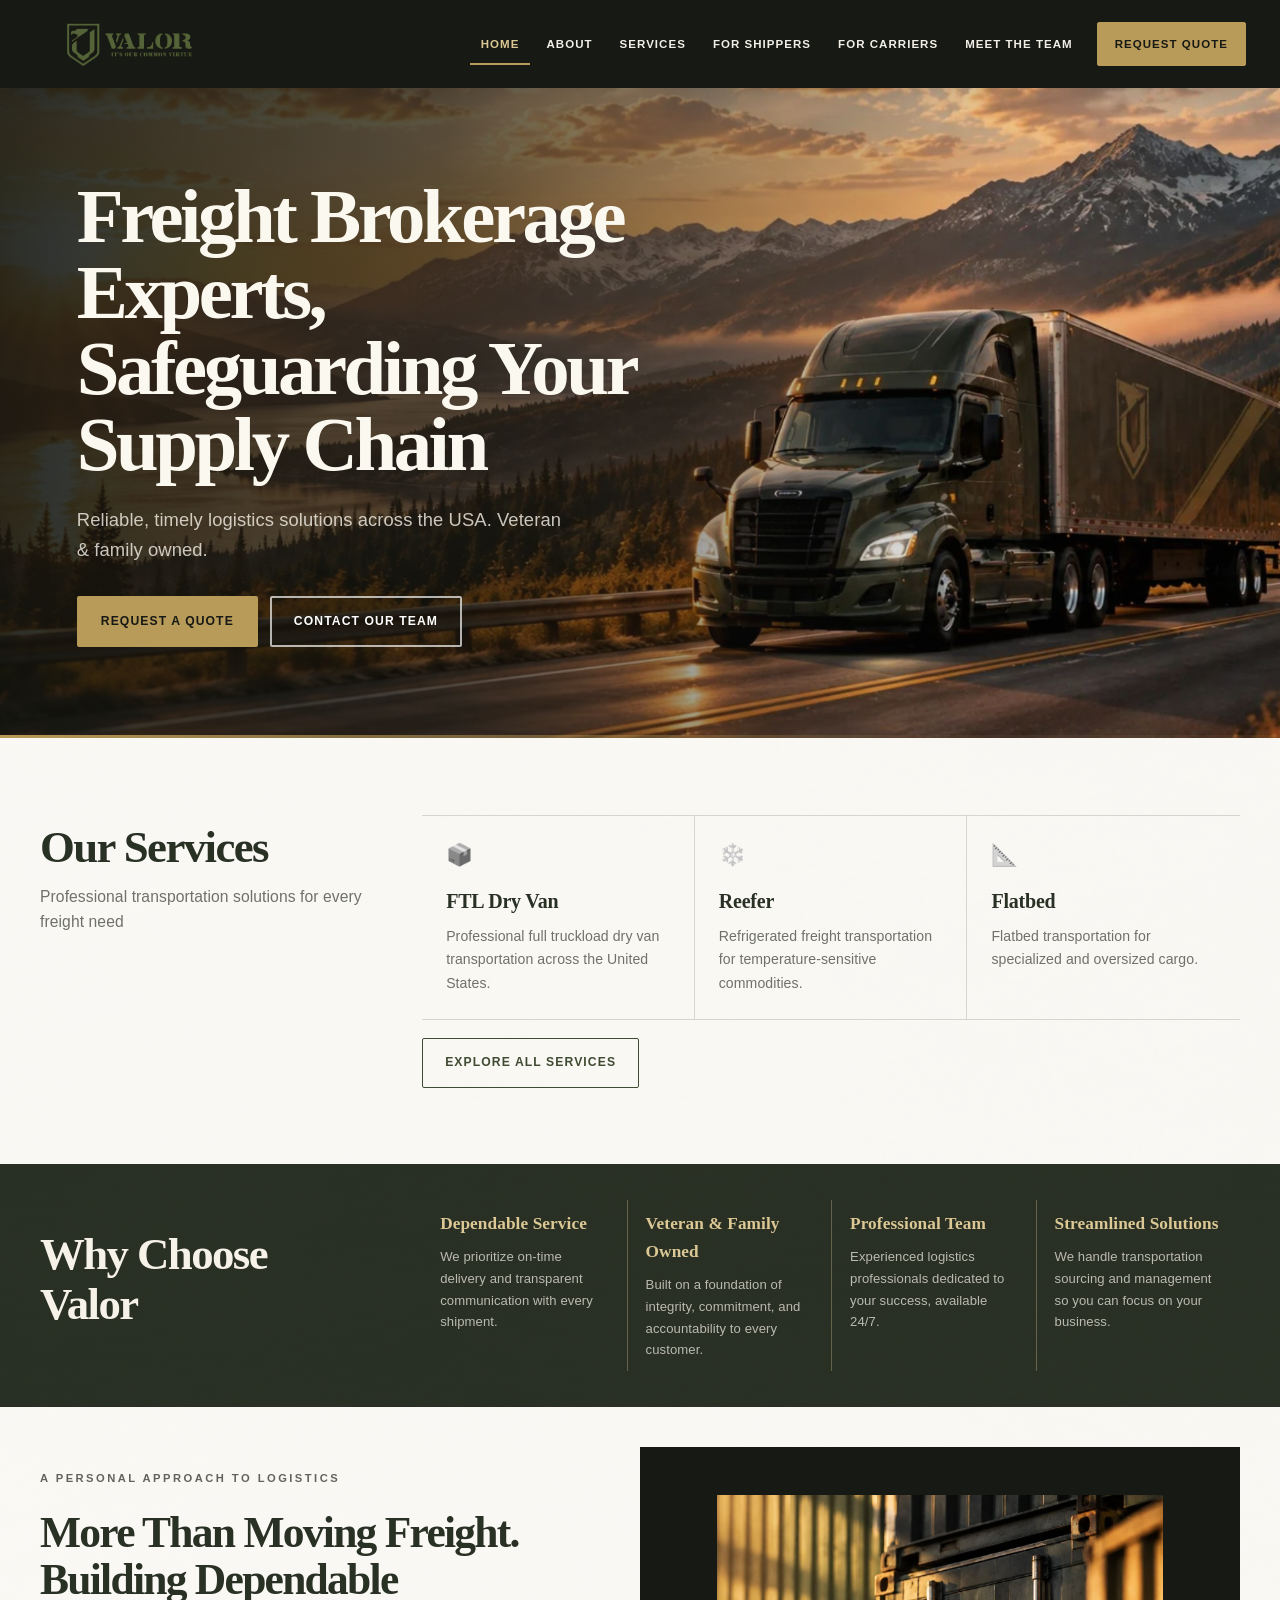
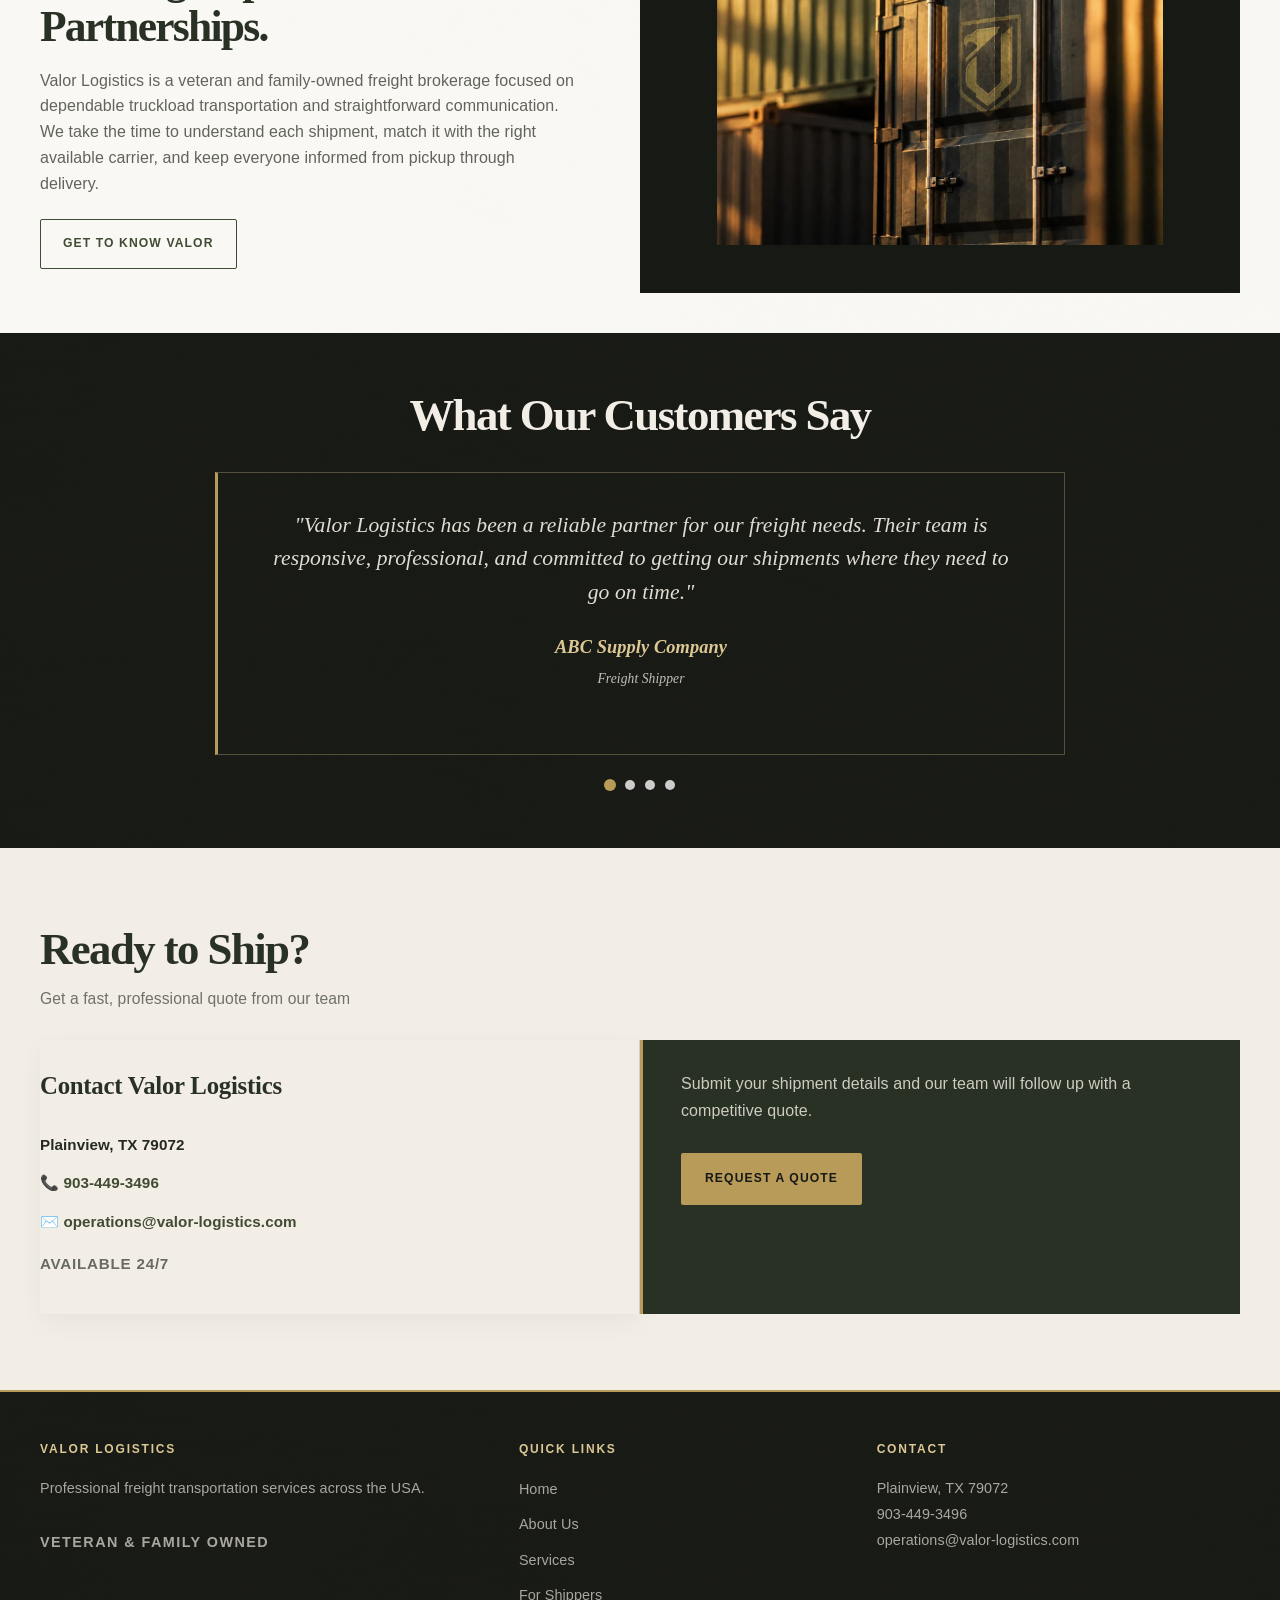
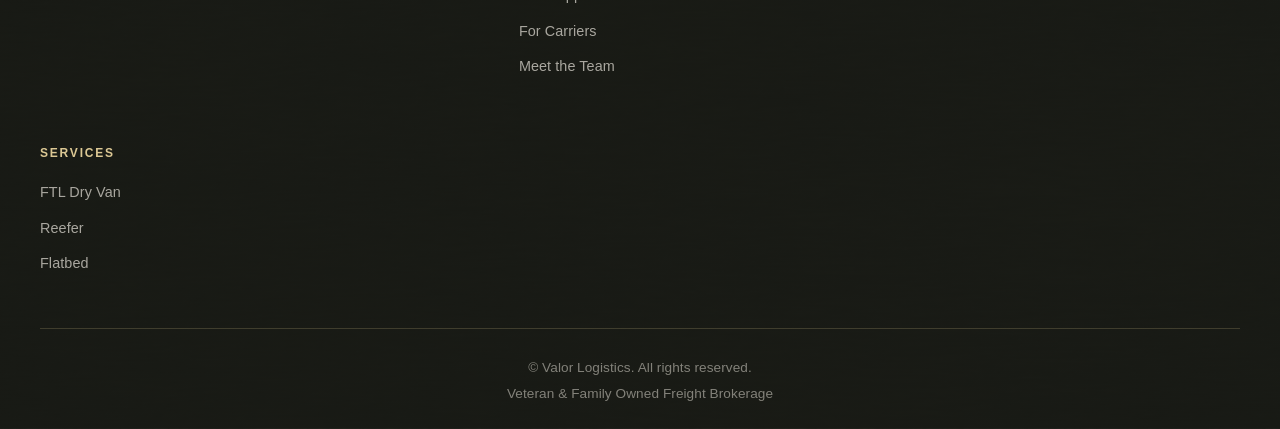
<file: index.html>
<!DOCTYPE html>
<html lang="en">
<head>
  <meta charset="UTF-8" />
  <meta name="viewport" content="width=device-width, initial-scale=1.0" />
  <meta name="description" content="Valor Logistics - Professional freight transportation services. FTL dry van, reefer, and flatbed shipping across the USA. Veteran & family owned." />
  <meta property="og:title" content="Valor Logistics | Freight Transportation & Logistics" />
  <meta property="og:description" content="Professional freight transportation services. FTL dry van, reefer, and flatbed shipping across the USA." />
  <meta property="og:type" content="business.business" />
  <title>Valor Logistics | Freight Transportation Services</title>
  <link href="https://fonts.googleapis.com/css2?family=Bebas+Neue&family=Courier+Prime:wght@400;700&display=swap" rel="stylesheet">
  <link rel="stylesheet" href="styles/main.css" />
  <link rel="stylesheet" href="styles/valor-atmosphere.css" />
  <link rel="stylesheet" href="styles/option-a.css" />
</head>
<body class="page-home">

  <!-- HEADER / NAVIGATION -->
  <header class="header">
    <nav class="navbar">
      <div class="nav-container">
        <div class="logo"><a href="index.html" aria-label="Valor Logistics home"><img src="images/Logo_Cleaned%20up%20Green%20Lettering%20Transparent.svg" alt="Valor Logistics" /></a></div>
        <button class="mobile-toggle" id="mobileToggle" aria-label="Toggle menu">
          <span></span>
          <span></span>
          <span></span>
        </button>
        <ul class="nav-menu" id="navMenu">
          <li><a href="index.html" class="active">Home</a></li>
          <li><a href="about.html">About</a></li>
          <li><a href="services.html">Services</a></li>
          <li><a href="shippers.html">For Shippers</a></li>
          <li><a href="carriers.html">For Carriers</a></li>
          <li><a href="team.html">Meet the Team</a></li>
          <li><a href="quote.html" class="cta-btn">Request Quote</a></li>
        </ul>
      </div>
    </nav>
  </header>

  <!-- HERO SECTION -->
  <section class="hero">
    <div class="hero-content">
      <h1>Freight Brokerage Experts, Safeguarding Your Supply Chain</h1>
      <p>Reliable, timely logistics solutions across the USA. Veteran & family owned.</p>
      <div class="hero-buttons">
        <a href="quote.html" class="btn btn-primary">Request a Quote</a>
        <a href="#contact" class="btn btn-secondary">Contact Our Team</a>
      </div>
    </div>
  </section>

  <!-- SERVICES OVERVIEW -->
  <section class="services-preview">
    <div class="container">
      <div class="section-header">
        <h2 class="section-title">Our Services</h2>
        <p class="section-subtitle">Professional transportation solutions for every freight need</p>
      </div>
      
      <div class="service-grid">
        <div class="service-card">
          <div class="service-icon">📦</div>
          <h3>FTL Dry Van</h3>
          <p>Professional full truckload dry van transportation across the United States.</p>
        </div>
        
        <div class="service-card">
          <div class="service-icon">❄️</div>
          <h3>Reefer</h3>
          <p>Refrigerated freight transportation for temperature-sensitive commodities.</p>
        </div>
        
        <div class="service-card">
          <div class="service-icon">📐</div>
          <h3>Flatbed</h3>
          <p>Flatbed transportation for specialized and oversized cargo.</p>
        </div>
      </div>
      
      <div class="services-cta">
        <a href="services.html" class="btn btn-outline">Explore All Services</a>
      </div>
    </div>
  </section>

  <!-- WHY CHOOSE VALOR -->
<section class="why-valor">
  <div class="container">
    <div class="section-header">
      <h2 class="section-title">Why Choose Valor</h2>
    </div>

    <div class="values-grid">
      <div class="value-card">
        <h3>Dependable Service</h3>
        <p>We prioritize on-time delivery and transparent communication with every shipment.</p>
      </div>

      <div class="value-card">
        <h3>Veteran & Family Owned</h3>
        <p>Built on a foundation of integrity, commitment, and accountability to every customer.</p>
      </div>

      <div class="value-card">
        <h3>Professional Team</h3>
        <p>Experienced logistics professionals dedicated to your success, available 24/7.</p>
      </div>

      <div class="value-card">
        <h3>Streamlined Solutions</h3>
        <p>We handle transportation sourcing and management so you can focus on your business.</p>
      </div>
    </div>
  </div>
</section>

<!-- EDITORIAL BRAND STORY -->
<section class="home-story" aria-label="About Valor Logistics">
  <div class="home-story-grid">
    <div class="home-story-copy">
      <p class="eyebrow">A PERSONAL APPROACH TO LOGISTICS</p>
      <h2>More Than Moving Freight. Building Dependable Partnerships.</h2>
      <p>Valor Logistics is a veteran and family-owned freight brokerage focused on dependable truckload transportation and straightforward communication. We take the time to understand each shipment, match it with the right available carrier, and keep everyone informed from pickup through delivery.</p>
      <a href="about.html" class="btn btn-outline">Get to Know Valor</a>
    </div>
    <div class="home-story-image"><img src="images/valor-partnerships.jpg" alt="Valor-branded shipping container detail representing dependable freight partnerships" loading="lazy" /></div>
  </div>
</section>

<!-- TESTIMONIALS -->

<section class="testimonials">
  <div class="container">

<div class="section-header">
  <h2 class="section-title">What Our Customers Say</h2>
</div>

<div class="testimonial-carousel">

  <!-- TESTIMONIAL 1 -->
  <div class="testimonial-slide active">
    <blockquote>
      <p>
        "Valor Logistics has been a reliable partner for our freight needs.
        Their team is responsive, professional, and committed to getting our
        shipments where they need to go on time."
      </p>
      <footer>
        <strong>ABC Supply Company</strong>
        <span>Freight Shipper</span>
      </footer>
    </blockquote>
  </div>

  <!-- TESTIMONIAL 2 -->
  <div class="testimonial-slide">
    <blockquote>
      <p>
        "Working with Valor Logistics means working with people who care about
        your business. Their communication is clear, their service is dependable,
        and they treat us like partners."
      </p>
      <footer>
        <strong>Texas Manufacturing Co.</strong>
        <span>Freight Shipper</span>
      </footer>
    </blockquote>
  </div>

  <!-- TESTIMONIAL 3 -->
  <div class="testimonial-slide">
    <blockquote>
      <p>
        "Valor stands out in the logistics industry. They're straightforward,
        professional, and genuinely invested in solving problems. Highly recommended."
      </p>
      <footer>
        <strong>Regional Distributor</strong>
        <span>Freight Shipper</span>
      </footer>
    </blockquote>
  </div>

  <!-- TESTIMONIAL 4 -->
  <div class="testimonial-slide">
    <blockquote>
      <p>
        "I've worked with Valor as a carrier for years. Every time we book a
        load with Sabrie, she is extremely transparent, honest, and fair.
        By far my favorite broker to drive for."
      </p>
      <footer>
        <strong>Tucker George</strong>
        <span>Owner, Tucker's Truckers LLC</span>
      </footer>
    </blockquote>
  </div>

</div>

<!-- CAROUSEL NAVIGATION -->
<div class="testimonial-nav">
  <button class="dot active" onclick="currentTestimonial(1)" aria-label="Testimonial 1"></button>
  <button class="dot" onclick="currentTestimonial(2)" aria-label="Testimonial 2"></button>
  <button class="dot" onclick="currentTestimonial(3)" aria-label="Testimonial 3"></button>
  <button class="dot" onclick="currentTestimonial(4)" aria-label="Testimonial 4"></button>
</div>

  </div>
</section>

<!-- TESTIMONIAL CAROUSEL JAVASCRIPT -->

<script>
  let testimonialIndex = 1;
  let testimonialTimer;

  function currentTestimonial(n) {
    showTestimonial(testimonialIndex = n);
    
    // Reset the automatic timer whenever someone clicks a dot
    resetTestimonialTimer();
  }

  function showTestimonial(n) {
    const slides = document.querySelectorAll(".testimonial-slide");
    const dots = document.querySelectorAll(".testimonial-nav .dot");

    // Loop back to the beginning/end
    if (n > slides.length) {
      testimonialIndex = 1;
    }

    if (n < 1) {
      testimonialIndex = slides.length;
    }

    // Hide all slides
    slides.forEach(function(slide) {
      slide.classList.remove("active");
    });

    // Remove active state from all dots
    dots.forEach(function(dot) {
      dot.classList.remove("active");
    });

    // Show current slide
    slides[testimonialIndex - 1].classList.add("active");

    // Activate current dot
    dots[testimonialIndex - 1].classList.add("active");
  }

  function nextTestimonial() {
    testimonialIndex++;

    if (testimonialIndex > document.querySelectorAll(".testimonial-slide").length) {
      testimonialIndex = 1;
    }

    showTestimonial(testimonialIndex);
  }

  function resetTestimonialTimer() {
    clearInterval(testimonialTimer);

    testimonialTimer = setInterval(function() {
      nextTestimonial();
    }, 10000); // 10 seconds
  }

  // Start automatic rotation when the page loads
  document.addEventListener("DOMContentLoaded", function() {
    showTestimonial(testimonialIndex);
    resetTestimonialTimer();
  });
</script>

<!-- TESTIMONIAL CAROUSEL STYLING -->

<style>
  .testimonial-slide {
    display: none;
    opacity: 0;
    transition: opacity 0.5s ease;
  }

  .testimonial-slide.active {
    display: block;
    opacity: 1;
  }

  .testimonial-nav {
    display: flex;
    justify-content: center;
    align-items: center;
    gap: 10px;
    margin-top: 25px;
  }

  .testimonial-nav .dot {
    width: 10px;
    height: 10px;
    padding: 0;
    border: none;
    border-radius: 50%;
    background: #ccc;
    cursor: pointer;
    transition: all 0.3s ease;
  }

  .testimonial-nav .dot:hover {
    transform: scale(1.2);
  }

  .testimonial-nav .dot.active {
    transform: scale(1.2);
  }
</style>


  <!-- CONTACT / CTA -->
  <section class="contact-section" id="contact">
    <div class="container">
      <div class="section-header">
        <h2 class="section-title">Ready to Ship?</h2>
        <p class="section-subtitle">Get a fast, professional quote from our team</p>
      </div>
      
      <div class="contact-grid">
        <div class="contact-info-box">
          <h3>Contact Valor Logistics</h3>
          <div class="contact-details">
            <p><strong>Plainview, TX 79072</strong></p>
            <p>
              <a href="tel:903-449-3496" class="contact-link">📞 903-449-3496</a>
            </p>
            <p>
              <a href="mailto:operations@valor-logistics.com" class="contact-link">✉️ operations@valor-logistics.com</a>
            </p>
            <p class="availability">Available 24/7</p>
          </div>
        </div>
        
        <div class="contact-cta">
          <p>Submit your shipment details and our team will follow up with a competitive quote.</p>
          <a href="quote.html" class="btn btn-primary btn-large">Request a Quote</a>
        </div>
      </div>
    </div>
  </section>

  <!-- FOOTER -->
  <footer class="footer">
    <div class="container">
      <div class="footer-grid">
        <div class="footer-col">
          <h4>Valor Logistics</h4>
          <p>Professional freight transportation services across the USA.</p>
          <p class="footer-badge">Veteran & Family Owned</p>
        </div>
        
        <div class="footer-col">
          <h4>Quick Links</h4>
          <ul>
            <li><a href="index.html">Home</a></li>
            <li><a href="about.html">About Us</a></li>
            <li><a href="services.html">Services</a></li>
            <li><a href="shippers.html">For Shippers</a></li>
            <li><a href="carriers.html">For Carriers</a></li>
          <li><a href="team.html">Meet the Team</a></li></ul>
        </div>
        
        <div class="footer-col">
          <h4>Contact</h4>
          <p>
            Plainview, TX 79072<br>
            <a href="tel:903-449-3496">903-449-3496</a><br>
            <a href="mailto:operations@valor-logistics.com">operations@valor-logistics.com</a>
          </p>
        </div>
        
        <div class="footer-col">
          <h4>Services</h4>
          <ul>
            <li><a href="services.html#dry-van">FTL Dry Van</a></li>
            <li><a href="services.html#reefer">Reefer</a></li>
            <li><a href="services.html#flatbed">Flatbed</a></li>
          </ul>
        </div>
      </div>
      
      <div class="footer-bottom">
        <p>&copy; <span id="year"></span> Valor Logistics. All rights reserved.</p>
        <p>Veteran & Family Owned Freight Brokerage</p>
      </div>
    </div>
  </footer>

  <script src="scripts/main.js"></script>
</body>
</html>
</file>
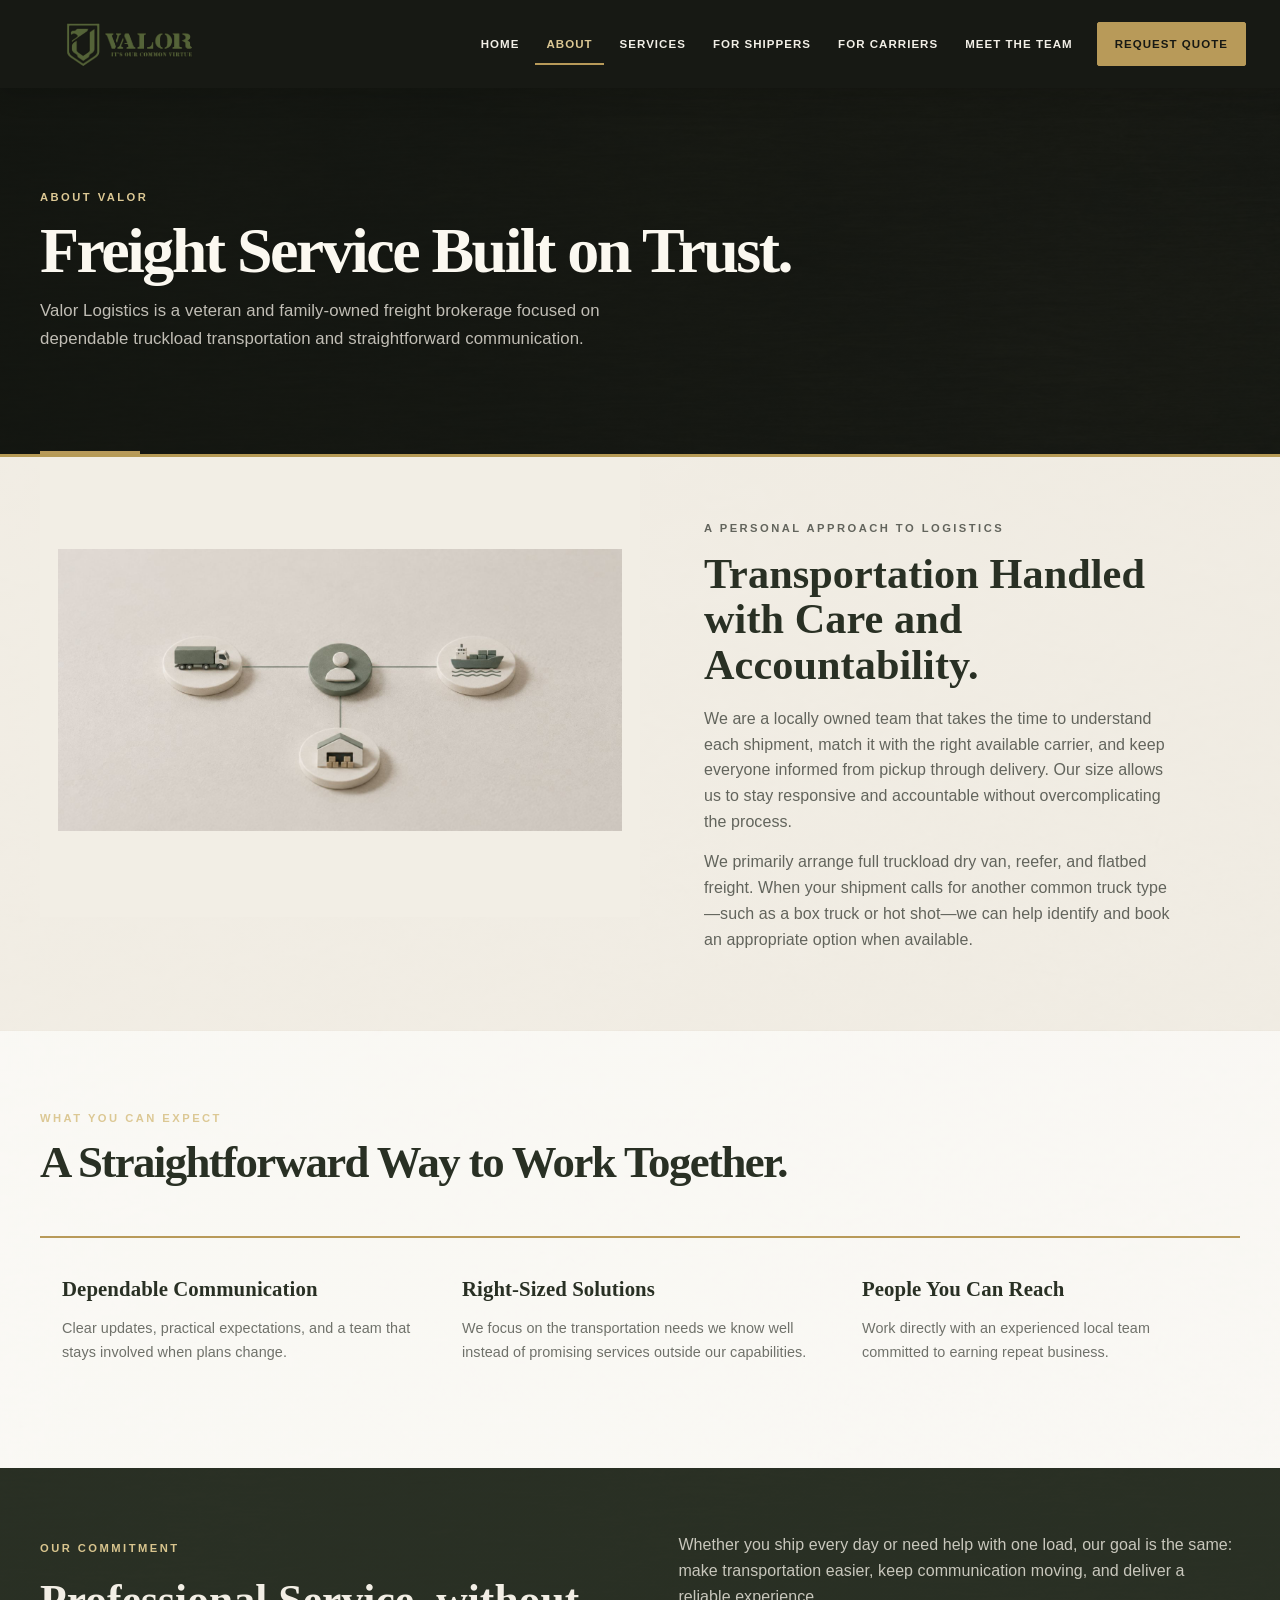
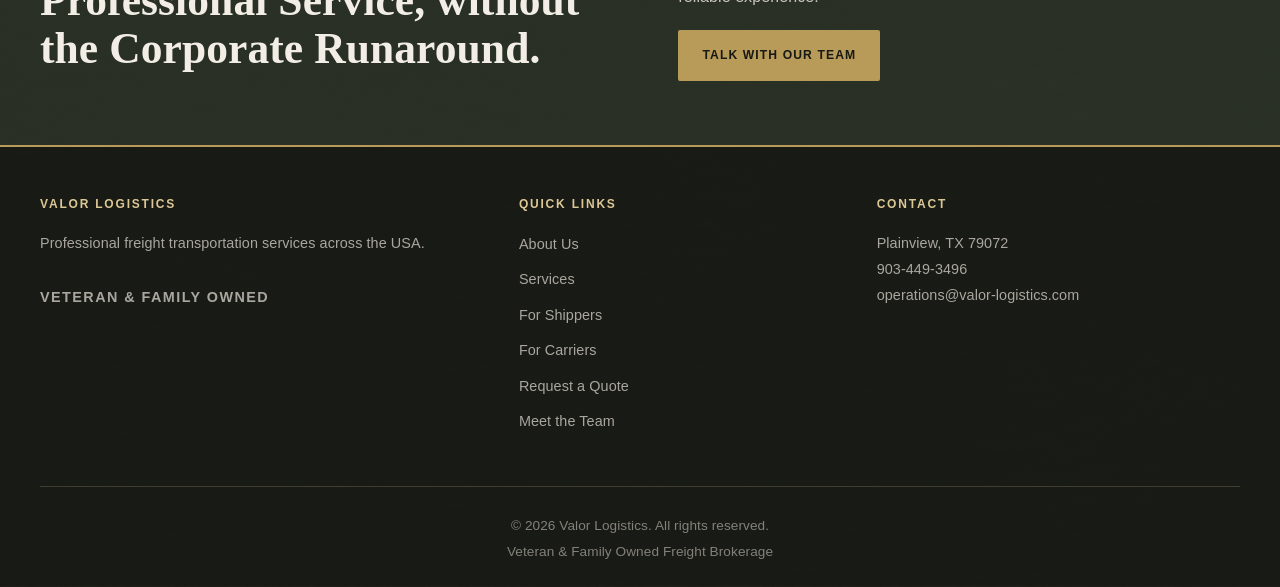
<file: about.html>
<!DOCTYPE html>
<html lang="en">
<head>
  <meta charset="UTF-8" />
  <meta name="viewport" content="width=device-width, initial-scale=1.0" />
  <meta name="description" content="Learn about Valor Logistics, a veteran and family-owned freight brokerage serving shippers and carriers across the USA." />
  <title>About Valor Logistics | Veteran & Family Owned</title>
  <link rel="stylesheet" href="styles/main.css" />
  <link rel="stylesheet" href="styles/pages.css" />
  <link rel="stylesheet" href="styles/valor-atmosphere.css" />
  <link rel="stylesheet" href="styles/option-a.css" />
</head>
<body class="page-about">
  <header class="header"><nav class="navbar"><div class="nav-container"><div class="logo"><a href="index.html" aria-label="Valor Logistics home"><img src="images/Logo_Cleaned%20up%20Green%20Lettering%20Transparent.svg" alt="Valor Logistics" /></a></div><button class="mobile-toggle" id="mobileToggle" aria-label="Toggle menu"><span></span><span></span><span></span></button><ul class="nav-menu" id="navMenu">
          <li><a href="index.html">Home</a></li>
          <li><a href="about.html" class="active">About</a></li>
          <li><a href="services.html">Services</a></li>
          <li><a href="shippers.html">For Shippers</a></li>
          <li><a href="carriers.html">For Carriers</a></li>
          <li><a href="team.html">Meet the Team</a></li>
          <li><a href="quote.html" class="cta-btn">Request Quote</a></li>
        </ul></div></nav></header>
  <main>
    <section class="page-hero"><div class="container"><p class="eyebrow">ABOUT VALOR</p><h1>Freight Service Built on Trust.</h1><p>Valor Logistics is a veteran and family-owned freight brokerage focused on dependable truckload transportation and straightforward communication.</p></div></section>
    <section class="about-story">
      <div class="about-story-grid">
        <div class="about-story-image"><img src="images/valor-about-graphic.jpg" alt="Editorial illustration of Valor coordinating shippers, carriers, and destinations" loading="lazy" /></div>
        <div class="about-story-copy">
          <p class="eyebrow">A PERSONAL APPROACH TO LOGISTICS</p>
          <h2>Transportation Handled with Care and Accountability.</h2>
          <p>We are a locally owned team that takes the time to understand each shipment, match it with the right available carrier, and keep everyone informed from pickup through delivery. Our size allows us to stay responsive and accountable without overcomplicating the process.</p>
          <p>We primarily arrange full truckload dry van, reefer, and flatbed freight. When your shipment calls for another common truck type—such as a box truck or hot shot—we can help identify and book an appropriate option when available.</p>
        </div>
      </div>
    </section>
    <section class="content-section"><div class="container">
      <div class="section-header"><p class="eyebrow">WHAT YOU CAN EXPECT</p><h2 class="section-title">A Straightforward Way to Work Together.</h2></div>
      <div class="info-grid">
        <article class="info-card"><h3>Dependable Communication</h3><p>Clear updates, practical expectations, and a team that stays involved when plans change.</p></article>
        <article class="info-card"><h3>Right-Sized Solutions</h3><p>We focus on the transportation needs we know well instead of promising services outside our capabilities.</p></article>
        <article class="info-card"><h3>People You Can Reach</h3><p>Work directly with an experienced local team committed to earning repeat business.</p></article>
      </div>
    </div></section>
    <section class="band-section"><div class="container split-content"><div><p class="eyebrow">OUR COMMITMENT</p><h2>Professional Service, without the Corporate Runaround.</h2></div><div><p>Whether you ship every day or need help with one load, our goal is the same: make transportation easier, keep communication moving, and deliver a reliable experience.</p><a class="btn btn-primary" href="quote.html">Talk With Our Team</a></div></div></section>
  </main>
  <footer class="footer"><div class="container"><div class="footer-grid"><div class="footer-col"><h4>Valor Logistics</h4><p>Professional freight transportation services across the USA.</p><p class="footer-badge">Veteran & Family Owned</p></div><div class="footer-col"><h4>Quick Links</h4><ul><li><a href="about.html">About Us</a></li><li><a href="services.html">Services</a></li><li><a href="shippers.html">For Shippers</a></li><li><a href="carriers.html">For Carriers</a></li><li><a href="quote.html">Request a Quote</a></li><li><a href="team.html">Meet the Team</a></li></ul></div><div class="footer-col"><h4>Contact</h4><p>Plainview, TX 79072<br><a href="tel:903-449-3496">903-449-3496</a><br><a href="mailto:operations@valor-logistics.com">operations@valor-logistics.com</a></p></div></div><div class="footer-bottom"><p>&copy; <span class="year"></span> Valor Logistics. All rights reserved.</p><p>Veteran & Family Owned Freight Brokerage</p></div></div></footer><script src="scripts/main.js"></script>
</body>
</html>
</file>
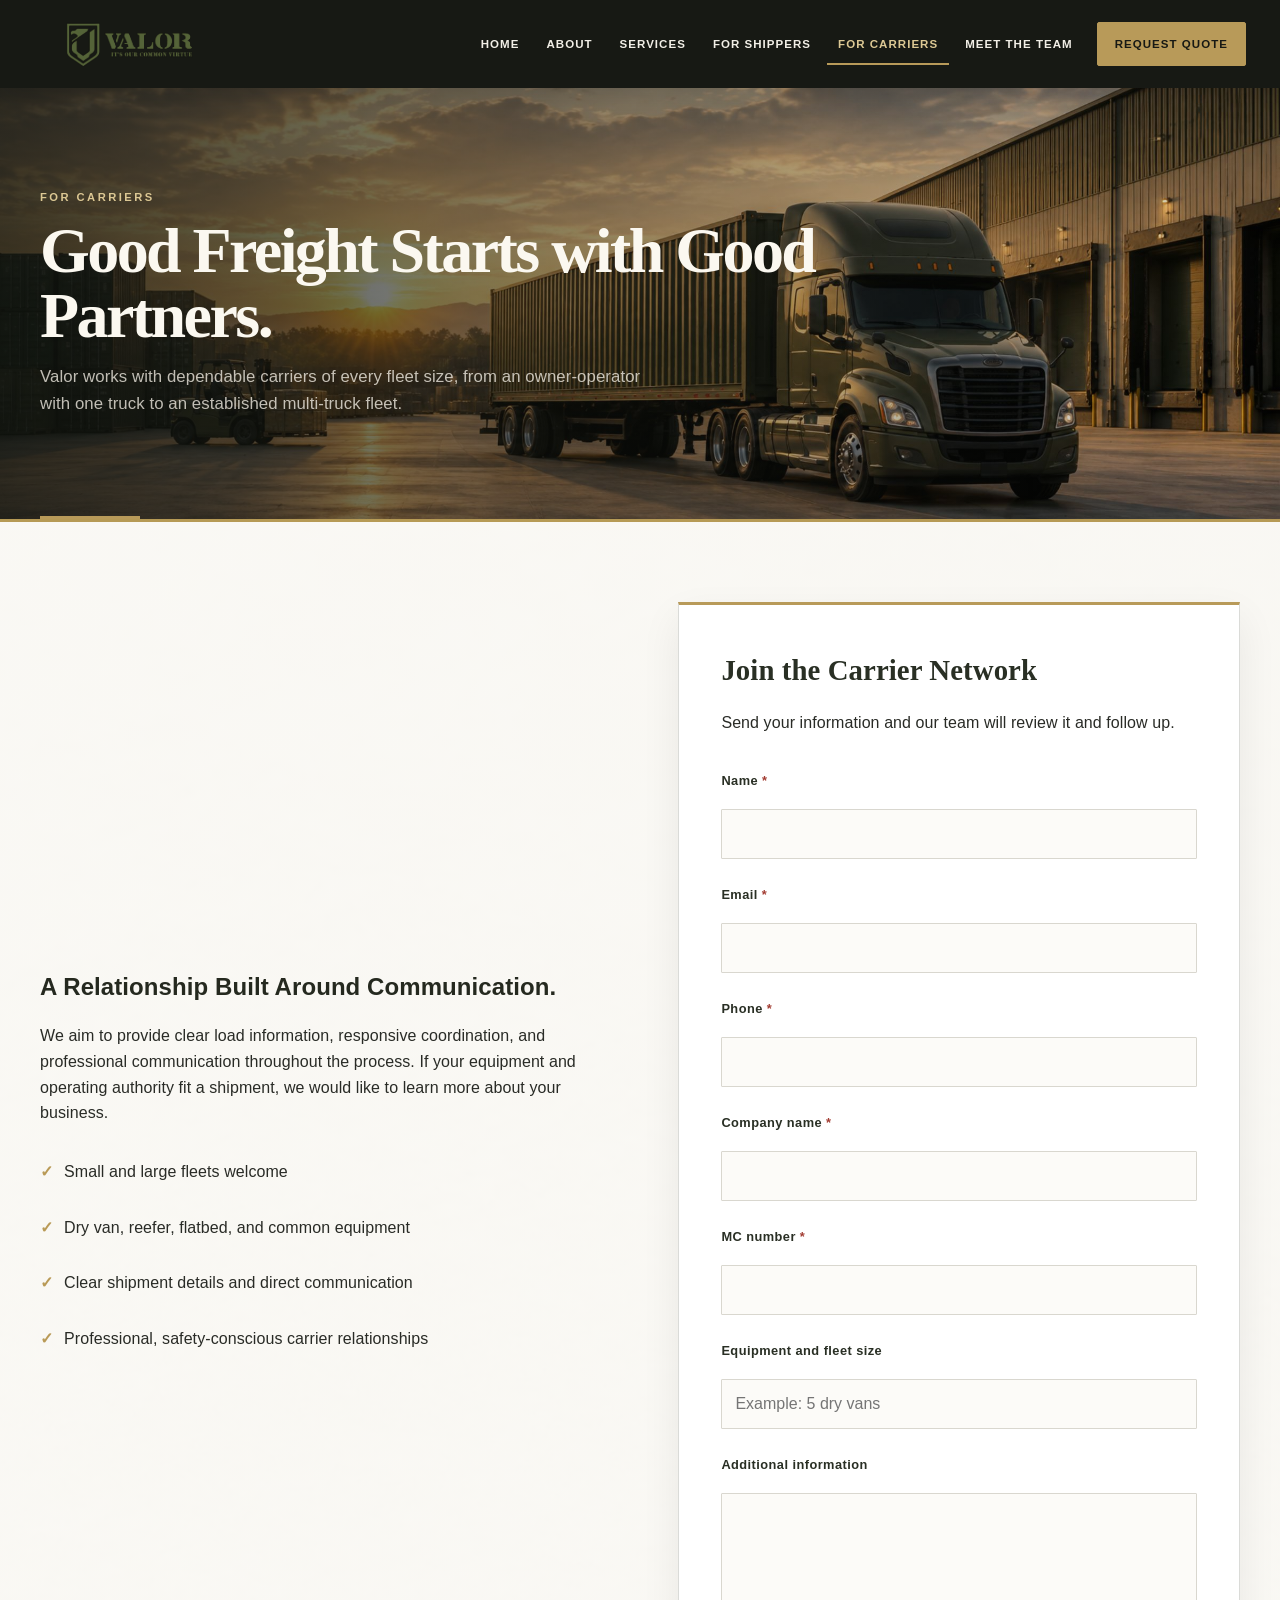
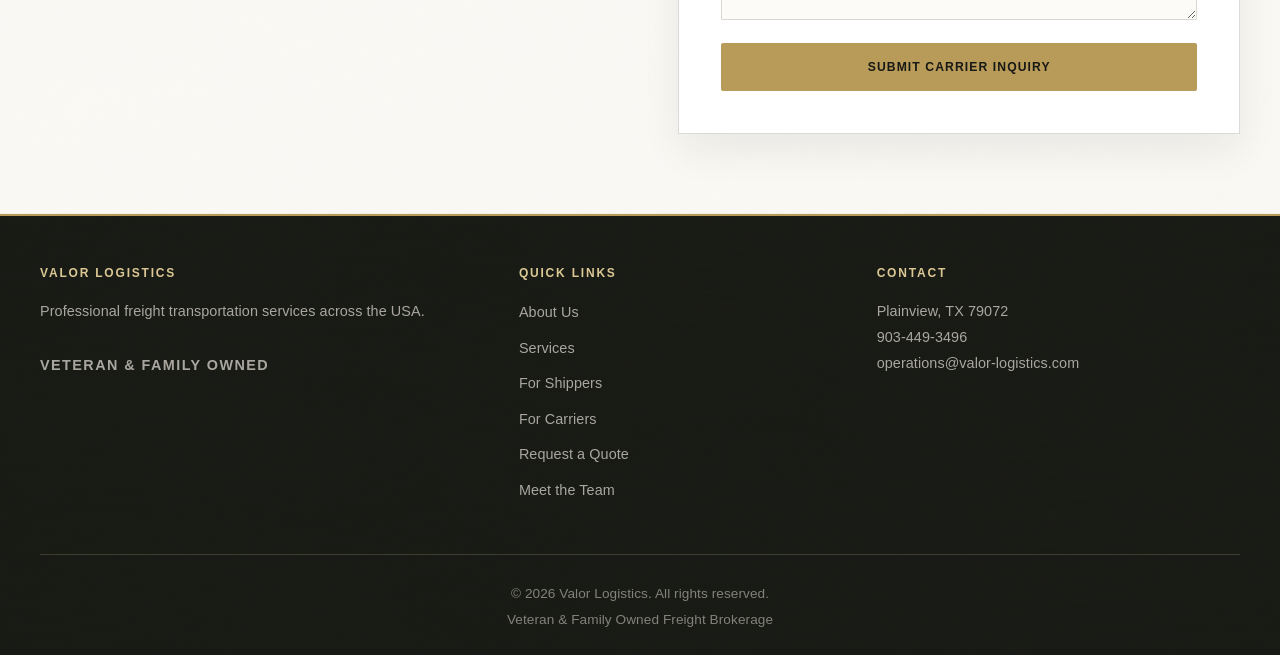
<file: carriers.html>
<!DOCTYPE html>
<html lang="en"><head><meta charset="UTF-8" /><meta name="viewport" content="width=device-width, initial-scale=1.0" /><meta name="description" content="Carrier opportunities with Valor Logistics for fleets of all sizes. Submit your company and MC number to connect." /><title>For Carriers | Valor Logistics</title><link rel="stylesheet" href="styles/main.css" /><link rel="stylesheet" href="styles/pages.css" />
  <link rel="stylesheet" href="styles/valor-atmosphere.css" />
  <link rel="stylesheet" href="styles/option-a.css" /></head><body class="page-carriers">
<header class="header"><nav class="navbar"><div class="nav-container"><div class="logo"><a href="index.html" aria-label="Valor Logistics home"><img src="images/Logo_Cleaned%20up%20Green%20Lettering%20Transparent.svg" alt="Valor Logistics" /></a></div><button class="mobile-toggle" id="mobileToggle" aria-label="Toggle menu"><span></span><span></span><span></span></button><ul class="nav-menu" id="navMenu">
          <li><a href="index.html">Home</a></li>
          <li><a href="about.html">About</a></li>
          <li><a href="services.html">Services</a></li>
          <li><a href="shippers.html">For Shippers</a></li>
          <li><a href="carriers.html" class="active">For Carriers</a></li>
          <li><a href="team.html">Meet the Team</a></li>
          <li><a href="quote.html" class="cta-btn">Request Quote</a></li>
        </ul></div></nav></header>
<main><section class="page-hero"><div class="container"><p class="eyebrow">FOR CARRIERS</p><h1>Good Freight Starts with Good Partners.</h1><p>Valor works with dependable carriers of every fleet size, from an owner-operator with one truck to an established multi-truck fleet.</p></div></section><section class="content-section"><div class="container split-content carrier-intro"><div><h2>A Relationship Built Around Communication.</h2><p>We aim to provide clear load information, responsive coordination, and professional communication throughout the process. If your equipment and operating authority fit a shipment, we would like to learn more about your business.</p><ul class="check-list"><li>Small and large fleets welcome</li><li>Dry van, reefer, flatbed, and common equipment</li><li>Clear shipment details and direct communication</li><li>Professional, safety-conscious carrier relationships</li></ul></div><div class="form-card"><h2>Join the Carrier Network</h2><p>Send your information and our team will review it and follow up.</p><form action="mailto:operations@valor-logistics.com" method="post" enctype="text/plain"><label for="carrier-name">Name <span>*</span></label><input id="carrier-name" name="Name" required /><label for="carrier-email">Email <span>*</span></label><input id="carrier-email" name="Email" type="email" required /><label for="carrier-phone">Phone <span>*</span></label><input id="carrier-phone" name="Phone" type="tel" required /><label for="company">Company name <span>*</span></label><input id="company" name="Company" required /><label for="mc-number">MC number <span>*</span></label><input id="mc-number" name="MC Number" required /><label for="equipment">Equipment and fleet size</label><input id="equipment" name="Equipment and Fleet Size" placeholder="Example: 5 dry vans" /><label for="carrier-message">Additional information</label><textarea id="carrier-message" name="Additional Information" rows="4"></textarea><button class="btn btn-primary" type="submit">Submit Carrier Inquiry</button></form></div></div></section></main>
<footer class="footer"><div class="container"><div class="footer-grid"><div class="footer-col"><h4>Valor Logistics</h4><p>Professional freight transportation services across the USA.</p><p class="footer-badge">Veteran & Family Owned</p></div><div class="footer-col"><h4>Quick Links</h4><ul><li><a href="about.html">About Us</a></li><li><a href="services.html">Services</a></li><li><a href="shippers.html">For Shippers</a></li><li><a href="carriers.html">For Carriers</a></li><li><a href="quote.html">Request a Quote</a></li><li><a href="team.html">Meet the Team</a></li></ul></div><div class="footer-col"><h4>Contact</h4><p>Plainview, TX 79072<br><a href="tel:903-449-3496">903-449-3496</a><br><a href="mailto:operations@valor-logistics.com">operations@valor-logistics.com</a></p></div></div><div class="footer-bottom"><p>&copy; <span class="year"></span> Valor Logistics. All rights reserved.</p><p>Veteran & Family Owned Freight Brokerage</p></div></div></footer><script src="scripts/main.js"></script></body></html>
</file>
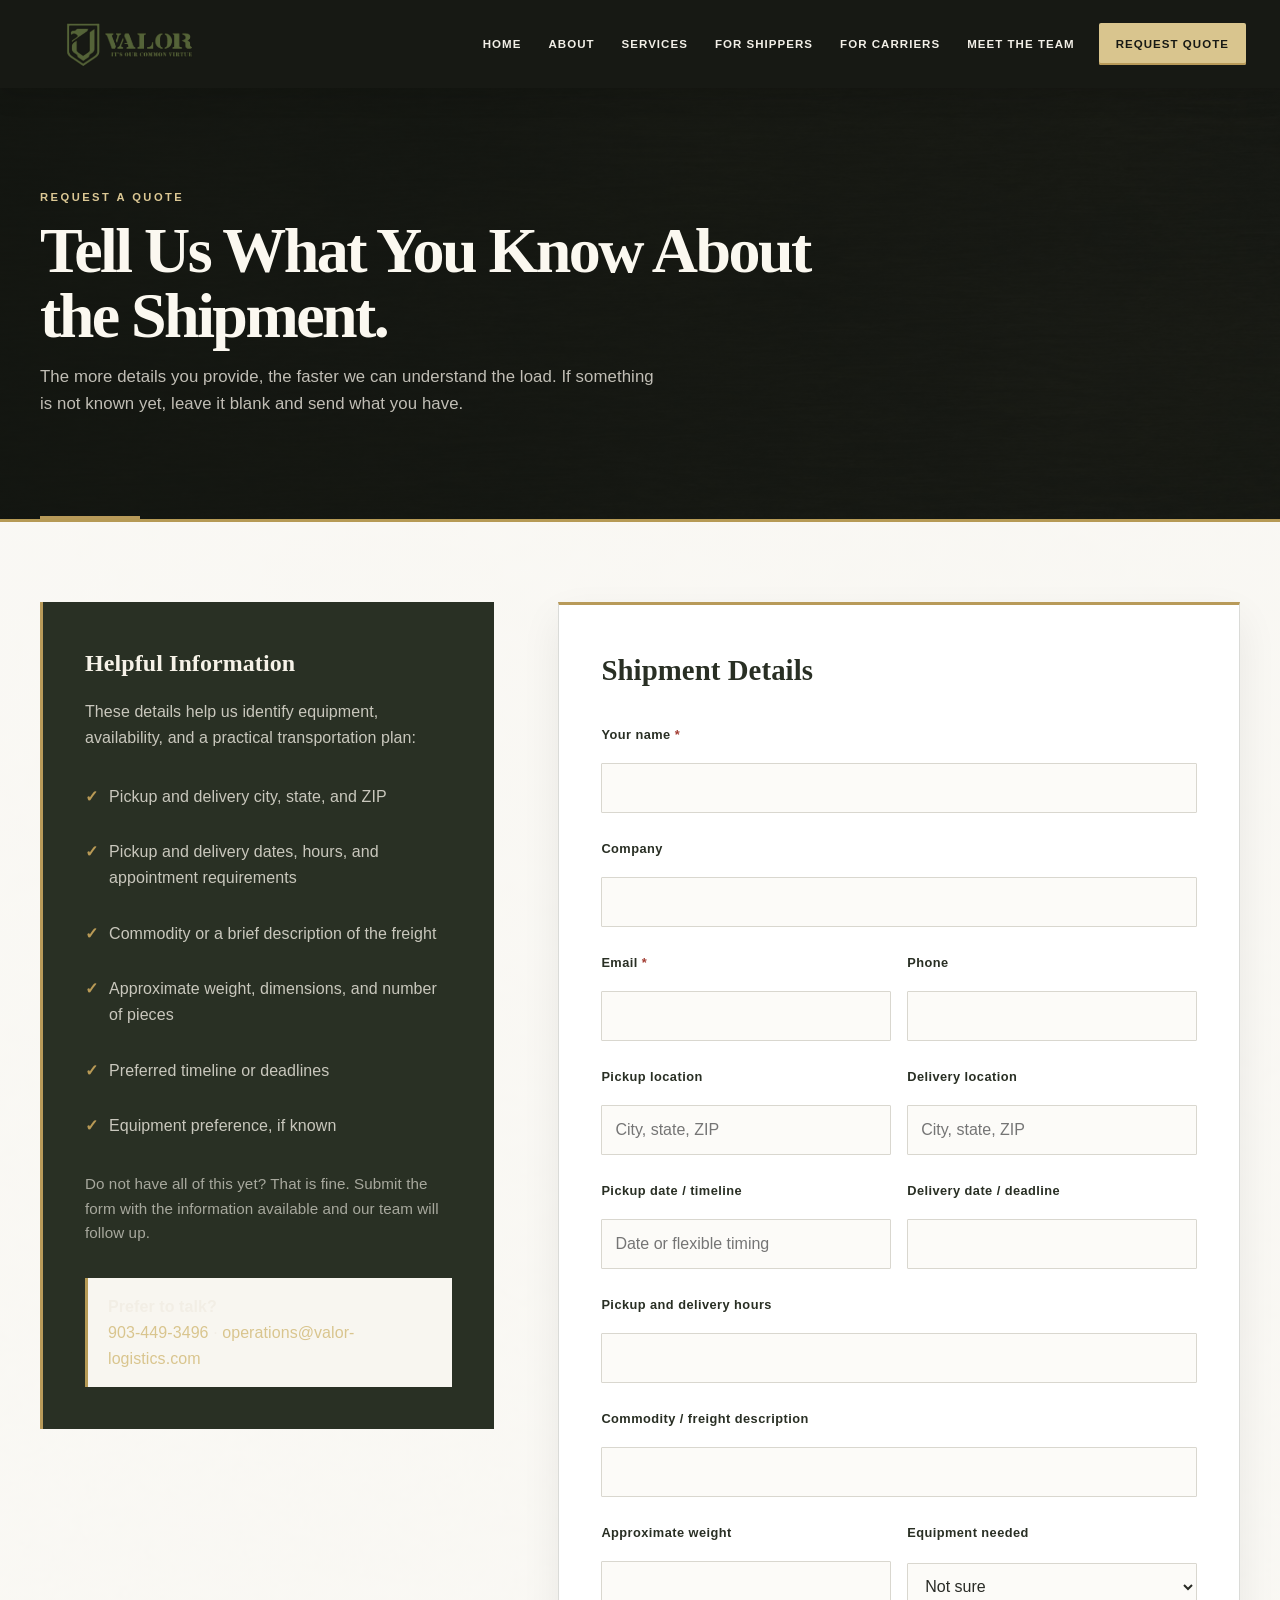
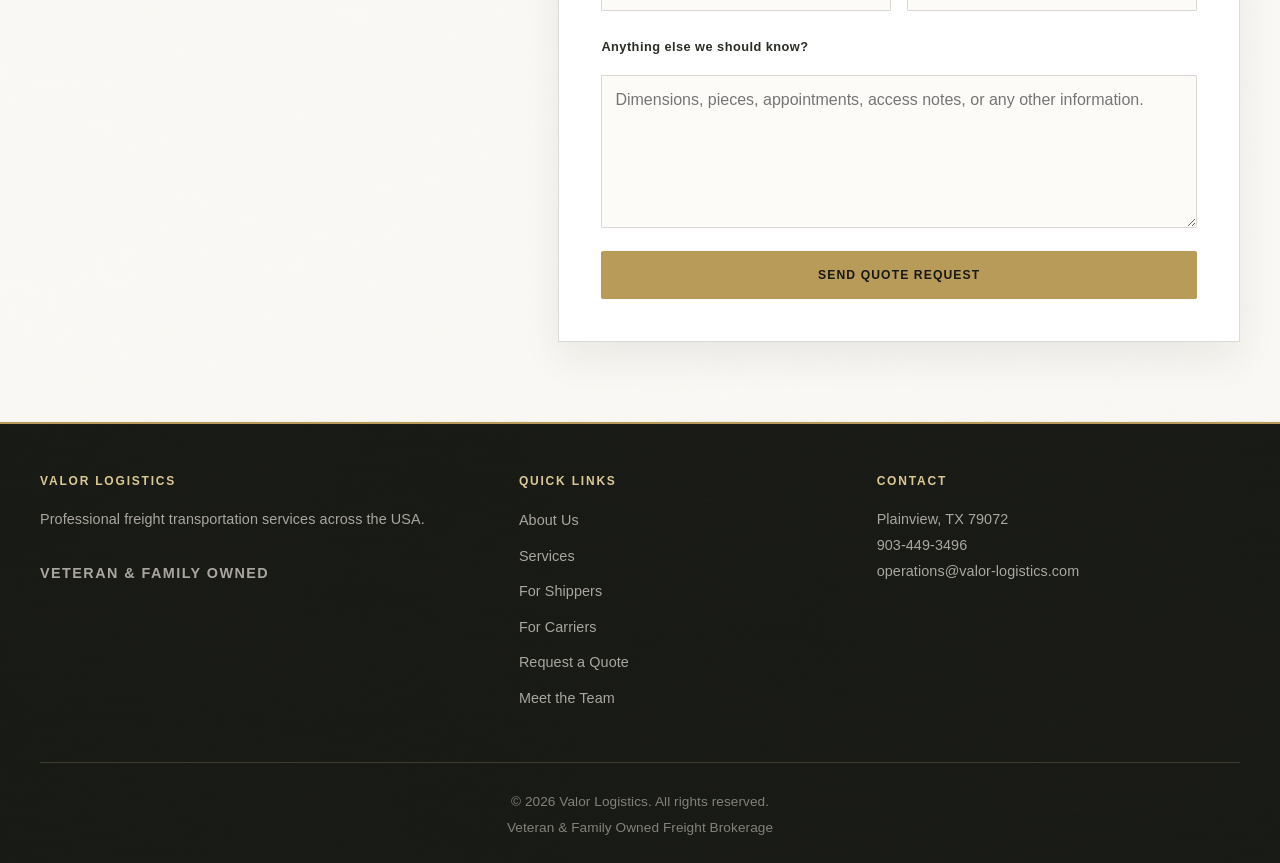
<file: quote.html>
<!DOCTYPE html>
<html lang="en"><head><meta charset="UTF-8" /><meta name="viewport" content="width=device-width, initial-scale=1.0" /><meta name="description" content="Request a freight transportation quote from Valor Logistics." /><title>Request a Quote | Valor Logistics</title><link rel="stylesheet" href="styles/main.css" /><link rel="stylesheet" href="styles/pages.css" />
  <link rel="stylesheet" href="styles/valor-atmosphere.css" />
  <link rel="stylesheet" href="styles/option-a.css" /></head><body class="page-quote">
<header class="header"><nav class="navbar"><div class="nav-container"><div class="logo"><a href="index.html" aria-label="Valor Logistics home"><img src="images/Logo_Cleaned%20up%20Green%20Lettering%20Transparent.svg" alt="Valor Logistics" /></a></div><button class="mobile-toggle" id="mobileToggle" aria-label="Toggle menu"><span></span><span></span><span></span></button><ul class="nav-menu" id="navMenu">
          <li><a href="index.html">Home</a></li>
          <li><a href="about.html">About</a></li>
          <li><a href="services.html">Services</a></li>
          <li><a href="shippers.html">For Shippers</a></li>
          <li><a href="carriers.html">For Carriers</a></li>
          <li><a href="team.html">Meet the Team</a></li>
          <li><a href="quote.html" class="cta-btn active">Request Quote</a></li>
        </ul></div></nav></header>
<main><section class="page-hero"><div class="container"><p class="eyebrow">REQUEST A QUOTE</p><h1>Tell Us What You Know About the Shipment.</h1><p>The more details you provide, the faster we can understand the load. If something is not known yet, leave it blank and send what you have.</p></div></section><section class="content-section"><div class="container quote-layout"><div class="quote-guidance"><h2>Helpful Information</h2><p>These details help us identify equipment, availability, and a practical transportation plan:</p><ul class="check-list"><li>Pickup and delivery city, state, and ZIP</li><li>Pickup and delivery dates, hours, and appointment requirements</li><li>Commodity or a brief description of the freight</li><li>Approximate weight, dimensions, and number of pieces</li><li>Preferred timeline or deadlines</li><li>Equipment preference, if known</li></ul><p class="muted-note">Do not have all of this yet? That is fine. Submit the form with the information available and our team will follow up.</p><div class="contact-callout"><strong>Prefer to talk?</strong><br><a href="tel:903-449-3496">903-449-3496</a> · <a href="mailto:operations@valor-logistics.com">operations@valor-logistics.com</a></div></div><div class="form-card"><h2>Shipment Details</h2><form action="mailto:operations@valor-logistics.com" method="post" enctype="text/plain"><label for="shipper-name">Your name <span>*</span></label><input id="shipper-name" name="Name" required /><label for="shipper-company">Company</label><input id="shipper-company" name="Company" /><div class="form-row"><div><label for="shipper-email">Email <span>*</span></label><input id="shipper-email" name="Email" type="email" required /></div><div><label for="shipper-phone">Phone</label><input id="shipper-phone" name="Phone" type="tel" /></div></div><div class="form-row"><div><label for="pickup">Pickup location</label><input id="pickup" name="Pickup Location" placeholder="City, state, ZIP" /></div><div><label for="delivery">Delivery location</label><input id="delivery" name="Delivery Location" placeholder="City, state, ZIP" /></div></div><div class="form-row"><div><label for="pickup-date">Pickup date / timeline</label><input id="pickup-date" name="Pickup Date or Timeline" placeholder="Date or flexible timing" /></div><div><label for="delivery-date">Delivery date / deadline</label><input id="delivery-date" name="Delivery Date or Deadline" /></div></div><label for="hours">Pickup and delivery hours</label><input id="hours" name="Pickup and Delivery Hours" /><label for="commodity">Commodity / freight description</label><input id="commodity" name="Commodity" /><div class="form-row"><div><label for="weight">Approximate weight</label><input id="weight" name="Weight" /></div><div><label for="equipment-type">Equipment needed</label><select id="equipment-type" name="Equipment"><option value="">Not sure</option><option>Dry van</option><option>Reefer</option><option>Flatbed</option><option>Box truck</option><option>Hot shot</option><option>Other common truck type</option></select></div></div><label for="quote-message">Anything else we should know?</label><textarea id="quote-message" name="Additional Details" rows="5" placeholder="Dimensions, pieces, appointments, access notes, or any other information."></textarea><button class="btn btn-primary" type="submit">Send Quote Request</button></form></div></div></section></main>
<footer class="footer"><div class="container"><div class="footer-grid"><div class="footer-col"><h4>Valor Logistics</h4><p>Professional freight transportation services across the USA.</p><p class="footer-badge">Veteran & Family Owned</p></div><div class="footer-col"><h4>Quick Links</h4><ul><li><a href="about.html">About Us</a></li><li><a href="services.html">Services</a></li><li><a href="shippers.html">For Shippers</a></li><li><a href="carriers.html">For Carriers</a></li><li><a href="quote.html">Request a Quote</a></li><li><a href="team.html">Meet the Team</a></li></ul></div><div class="footer-col"><h4>Contact</h4><p>Plainview, TX 79072<br><a href="tel:903-449-3496">903-449-3496</a><br><a href="mailto:operations@valor-logistics.com">operations@valor-logistics.com</a></p></div></div><div class="footer-bottom"><p>&copy; <span class="year"></span> Valor Logistics. All rights reserved.</p><p>Veteran & Family Owned Freight Brokerage</p></div></div></footer><script src="scripts/main.js"></script></body></html>
</file>
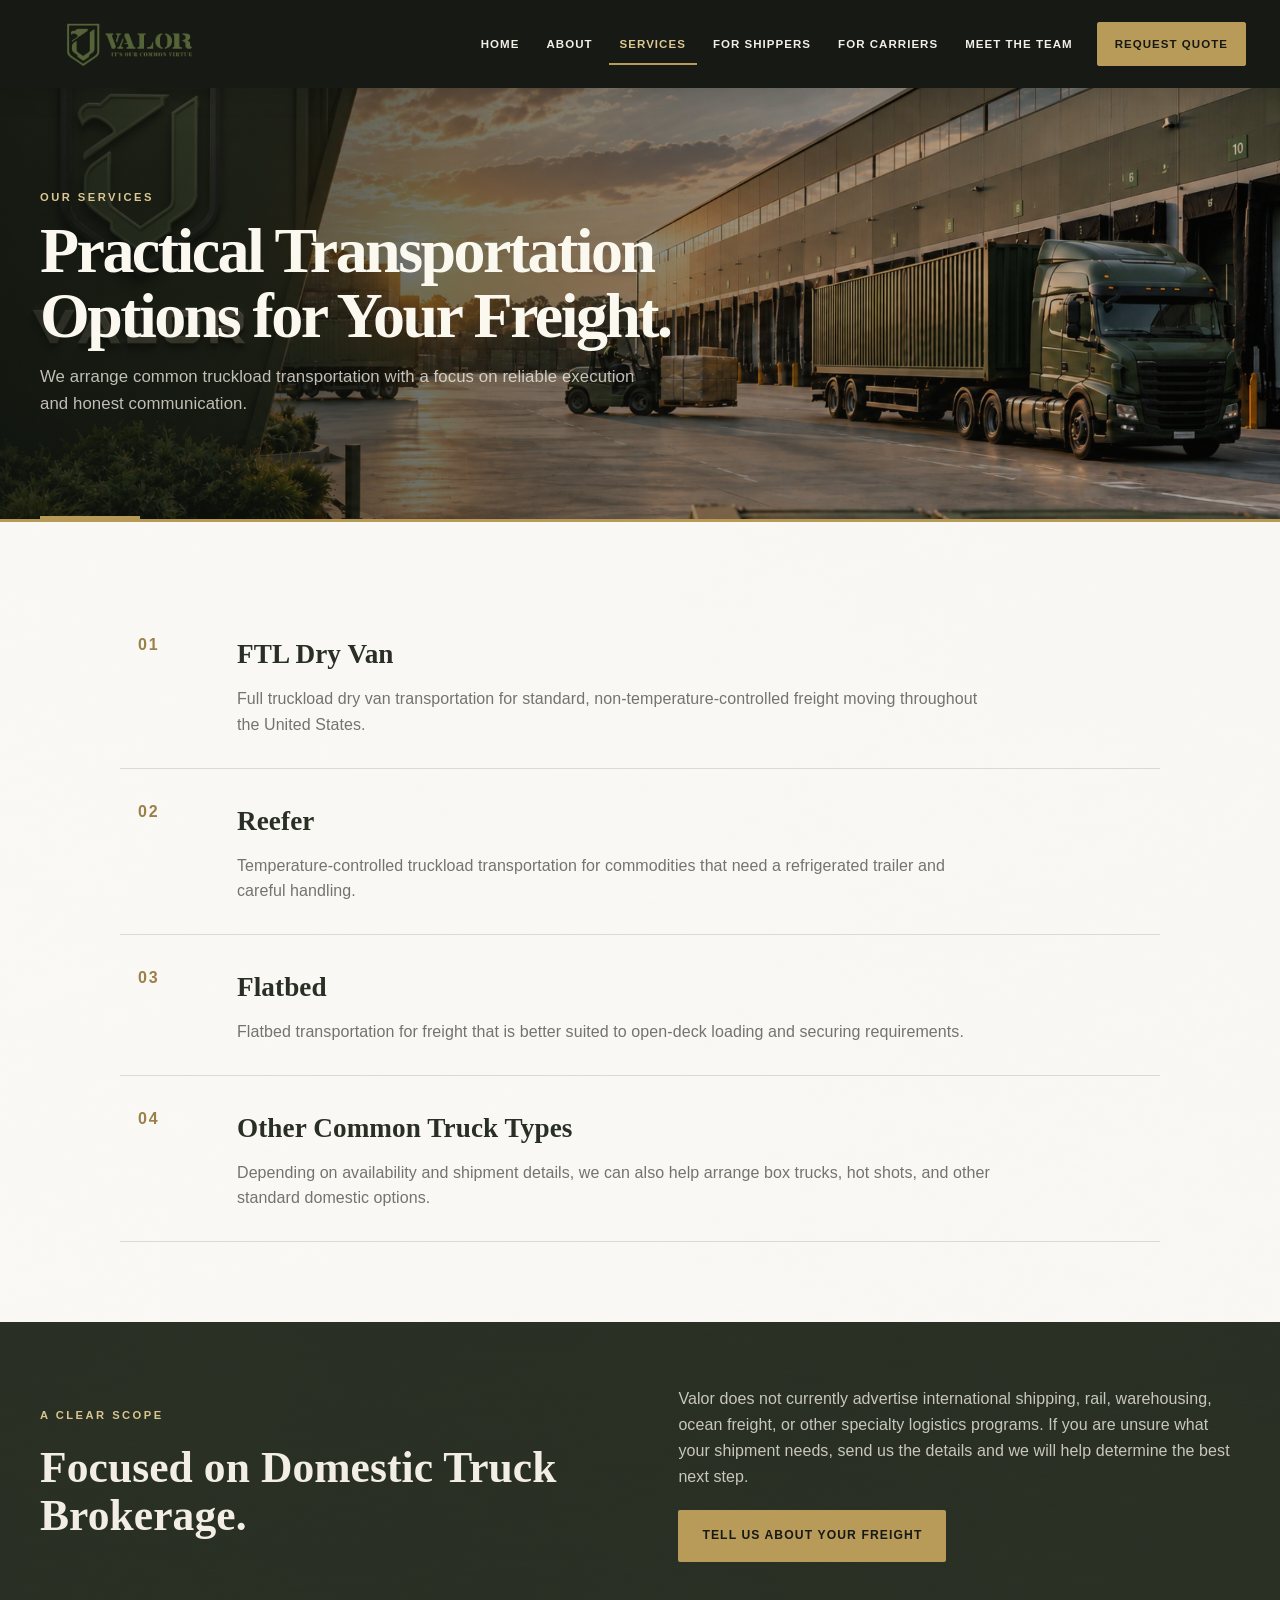
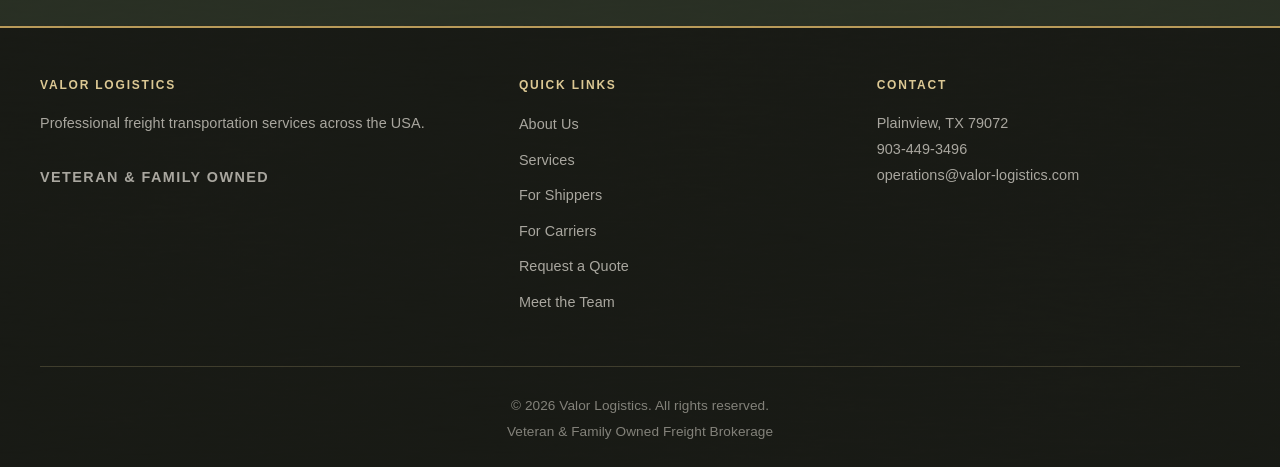
<file: services.html>
<!DOCTYPE html>
<html lang="en">
<head>
  <meta charset="UTF-8" /><meta name="viewport" content="width=device-width, initial-scale=1.0" /><meta name="description" content="Valor Logistics freight brokerage services: dry van, reefer, flatbed, box truck, hot shot, and other common truckload options." /><title>Freight Brokerage Services | Valor Logistics</title><link rel="stylesheet" href="styles/main.css" /><link rel="stylesheet" href="styles/pages.css" />
  <link rel="stylesheet" href="styles/valor-atmosphere.css" />
  <link rel="stylesheet" href="styles/option-a.css" />
</head>
<body class="page-services">
  <header class="header"><nav class="navbar"><div class="nav-container"><div class="logo"><a href="index.html" aria-label="Valor Logistics home"><img src="images/Logo_Cleaned%20up%20Green%20Lettering%20Transparent.svg" alt="Valor Logistics" /></a></div><button class="mobile-toggle" id="mobileToggle" aria-label="Toggle menu"><span></span><span></span><span></span></button><ul class="nav-menu" id="navMenu">
          <li><a href="index.html">Home</a></li>
          <li><a href="about.html">About</a></li>
          <li><a href="services.html" class="active">Services</a></li>
          <li><a href="shippers.html">For Shippers</a></li>
          <li><a href="carriers.html">For Carriers</a></li>
          <li><a href="team.html">Meet the Team</a></li>
          <li><a href="quote.html" class="cta-btn">Request Quote</a></li>
        </ul></div></nav></header>
  <main><section class="page-hero"><div class="container"><p class="eyebrow">OUR SERVICES</p><h1>Practical Transportation Options for Your Freight.</h1><p>We arrange common truckload transportation with a focus on reliable execution and honest communication.</p></div></section><section class="content-section"><div class="container"><div class="service-list"><article class="service-detail" id="dry-van"><span class="service-number">01</span><div><h2>FTL Dry Van</h2><p>Full truckload dry van transportation for standard, non-temperature-controlled freight moving throughout the United States.</p></div></article><article class="service-detail" id="reefer"><span class="service-number">02</span><div><h2>Reefer</h2><p>Temperature-controlled truckload transportation for commodities that need a refrigerated trailer and careful handling.</p></div></article><article class="service-detail" id="flatbed"><span class="service-number">03</span><div><h2>Flatbed</h2><p>Flatbed transportation for freight that is better suited to open-deck loading and securing requirements.</p></div></article><article class="service-detail"><span class="service-number">04</span><div><h2>Other Common Truck Types</h2><p>Depending on availability and shipment details, we can also help arrange box trucks, hot shots, and other standard domestic options.</p></div></article></div></div></section><section class="band-section"><div class="container split-content"><div><p class="eyebrow">A CLEAR SCOPE</p><h2>Focused on Domestic Truck Brokerage.</h2></div><div><p>Valor does not currently advertise international shipping, rail, warehousing, ocean freight, or other specialty logistics programs. If you are unsure what your shipment needs, send us the details and we will help determine the best next step.</p><a class="btn btn-primary" href="quote.html">Tell Us About Your Freight</a></div></div></section></main>
  <footer class="footer"><div class="container"><div class="footer-grid"><div class="footer-col"><h4>Valor Logistics</h4><p>Professional freight transportation services across the USA.</p><p class="footer-badge">Veteran & Family Owned</p></div><div class="footer-col"><h4>Quick Links</h4><ul><li><a href="about.html">About Us</a></li><li><a href="services.html">Services</a></li><li><a href="shippers.html">For Shippers</a></li><li><a href="carriers.html">For Carriers</a></li><li><a href="quote.html">Request a Quote</a></li><li><a href="team.html">Meet the Team</a></li></ul></div><div class="footer-col"><h4>Contact</h4><p>Plainview, TX 79072<br><a href="tel:903-449-3496">903-449-3496</a><br><a href="mailto:operations@valor-logistics.com">operations@valor-logistics.com</a></p></div></div><div class="footer-bottom"><p>&copy; <span class="year"></span> Valor Logistics. All rights reserved.</p><p>Veteran & Family Owned Freight Brokerage</p></div></div></footer><script src="scripts/main.js"></script>
</body>
</html>
</file>
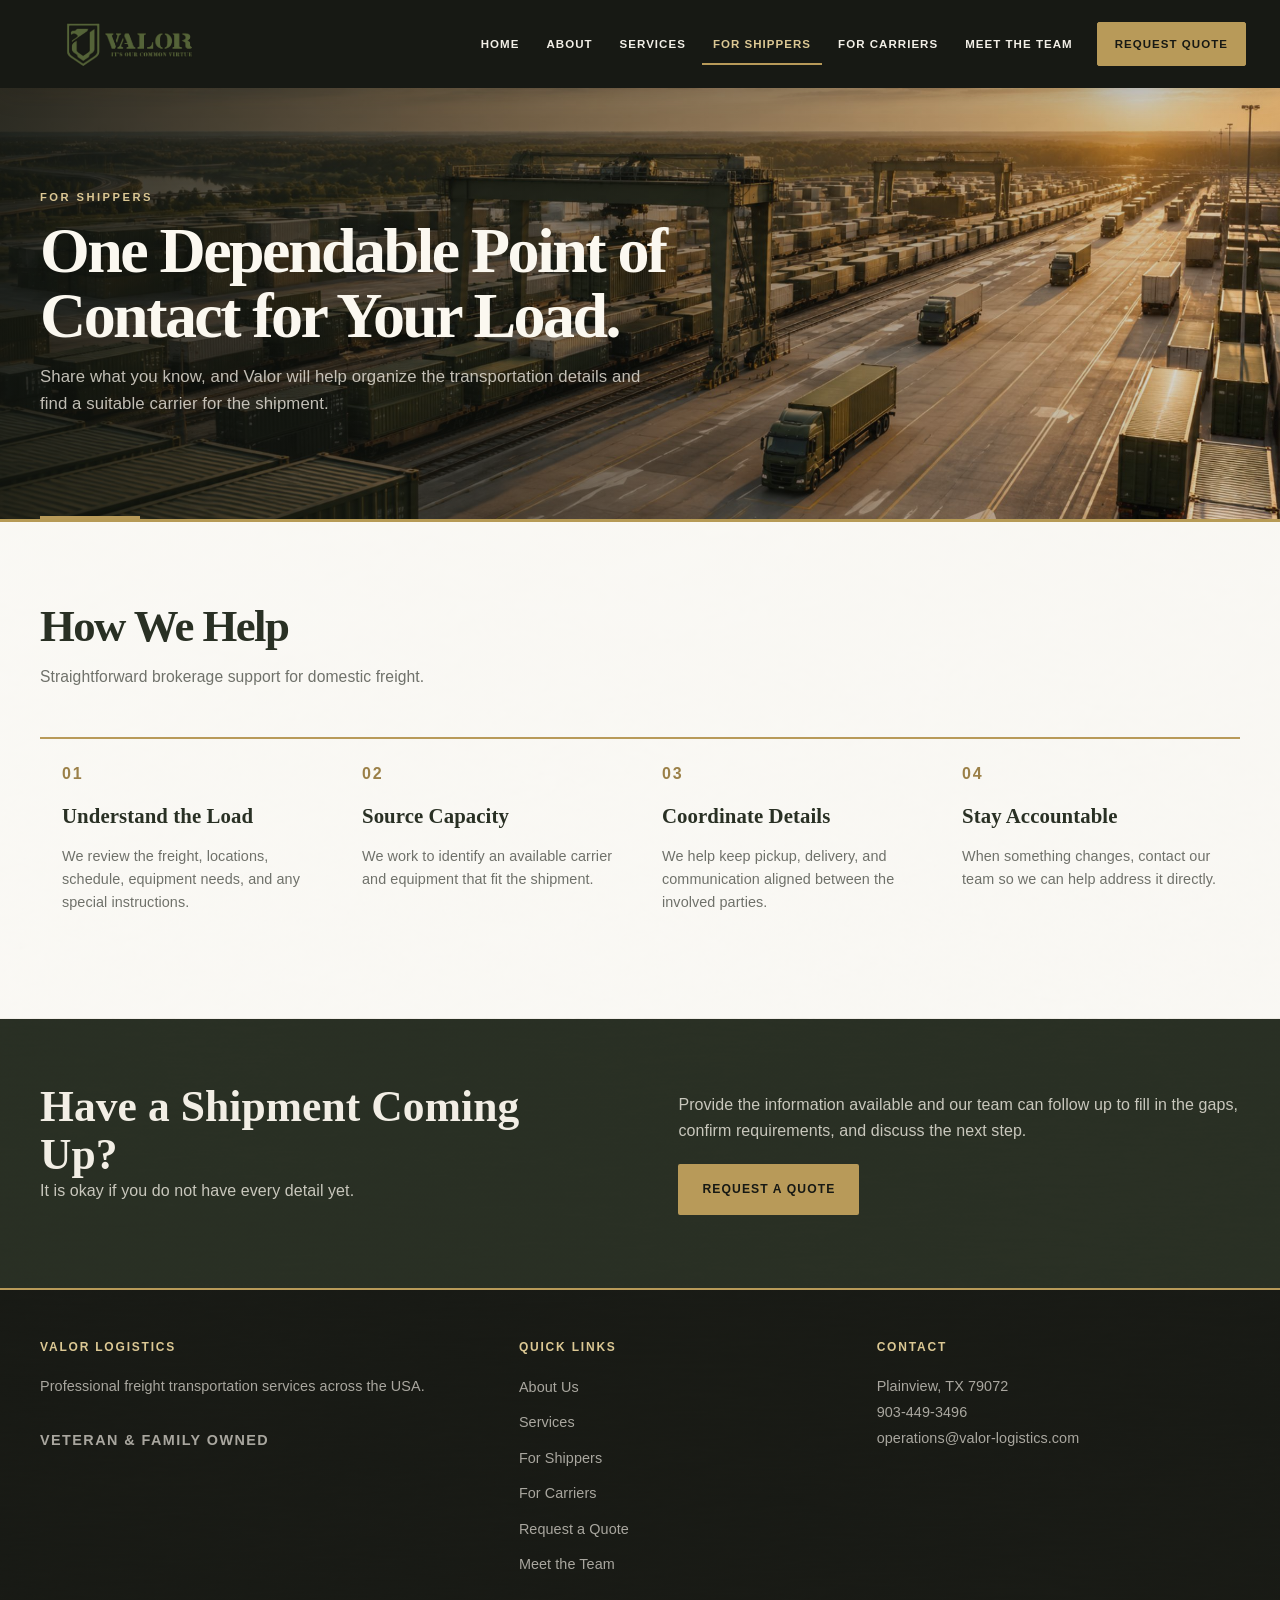
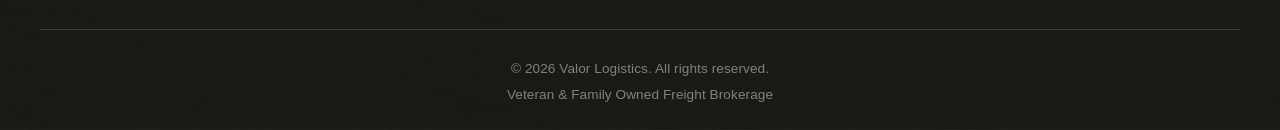
<file: shippers.html>
<!DOCTYPE html>
<html lang="en"><head><meta charset="UTF-8" /><meta name="viewport" content="width=device-width, initial-scale=1.0" /><meta name="description" content="Simple, responsive freight brokerage support for shippers from Valor Logistics." /><title>For Shippers | Valor Logistics</title><link rel="stylesheet" href="styles/main.css" /><link rel="stylesheet" href="styles/pages.css" />
  <link rel="stylesheet" href="styles/valor-atmosphere.css" />
  <link rel="stylesheet" href="styles/option-a.css" /></head><body class="page-shippers">
<header class="header"><nav class="navbar"><div class="nav-container"><div class="logo"><a href="index.html" aria-label="Valor Logistics home"><img src="images/Logo_Cleaned%20up%20Green%20Lettering%20Transparent.svg" alt="Valor Logistics" /></a></div><button class="mobile-toggle" id="mobileToggle" aria-label="Toggle menu"><span></span><span></span><span></span></button><ul class="nav-menu" id="navMenu">
          <li><a href="index.html">Home</a></li>
          <li><a href="about.html">About</a></li>
          <li><a href="services.html">Services</a></li>
          <li><a href="shippers.html" class="active">For Shippers</a></li>
          <li><a href="carriers.html">For Carriers</a></li>
          <li><a href="team.html">Meet the Team</a></li>
          <li><a href="quote.html" class="cta-btn">Request Quote</a></li>
        </ul></div></nav></header>
<main><section class="page-hero"><div class="container"><p class="eyebrow">FOR SHIPPERS</p><h1>One Dependable Point of Contact for Your Load.</h1><p>Share what you know, and Valor will help organize the transportation details and find a suitable carrier for the shipment.</p></div></section><section class="content-section"><div class="container"><div class="section-header"><h2 class="section-title">How We Help</h2><p class="section-subtitle">Straightforward brokerage support for domestic freight.</p></div><div class="info-grid four-columns"><article class="info-card"><span class="card-icon">01</span><h3>Understand the Load</h3><p>We review the freight, locations, schedule, equipment needs, and any special instructions.</p></article><article class="info-card"><span class="card-icon">02</span><h3>Source Capacity</h3><p>We work to identify an available carrier and equipment that fit the shipment.</p></article><article class="info-card"><span class="card-icon">03</span><h3>Coordinate Details</h3><p>We help keep pickup, delivery, and communication aligned between the involved parties.</p></article><article class="info-card"><span class="card-icon">04</span><h3>Stay Accountable</h3><p>When something changes, contact our team so we can help address it directly.</p></article></div></div></section><section class="band-section"><div class="container split-content"><div><h2>Have a Shipment Coming Up?</h2><p>It is okay if you do not have every detail yet.</p></div><div><p>Provide the information available and our team can follow up to fill in the gaps, confirm requirements, and discuss the next step.</p><a class="btn btn-primary" href="quote.html">Request a Quote</a></div></div></section></main>
<footer class="footer"><div class="container"><div class="footer-grid"><div class="footer-col"><h4>Valor Logistics</h4><p>Professional freight transportation services across the USA.</p><p class="footer-badge">Veteran & Family Owned</p></div><div class="footer-col"><h4>Quick Links</h4><ul><li><a href="about.html">About Us</a></li><li><a href="services.html">Services</a></li><li><a href="shippers.html">For Shippers</a></li><li><a href="carriers.html">For Carriers</a></li><li><a href="quote.html">Request a Quote</a></li><li><a href="team.html">Meet the Team</a></li></ul></div><div class="footer-col"><h4>Contact</h4><p>Plainview, TX 79072<br><a href="tel:903-449-3496">903-449-3496</a><br><a href="mailto:operations@valor-logistics.com">operations@valor-logistics.com</a></p></div></div><div class="footer-bottom"><p>&copy; <span class="year"></span> Valor Logistics. All rights reserved.</p><p>Veteran & Family Owned Freight Brokerage</p></div></div></footer><script src="scripts/main.js"></script></body></html>
</file>
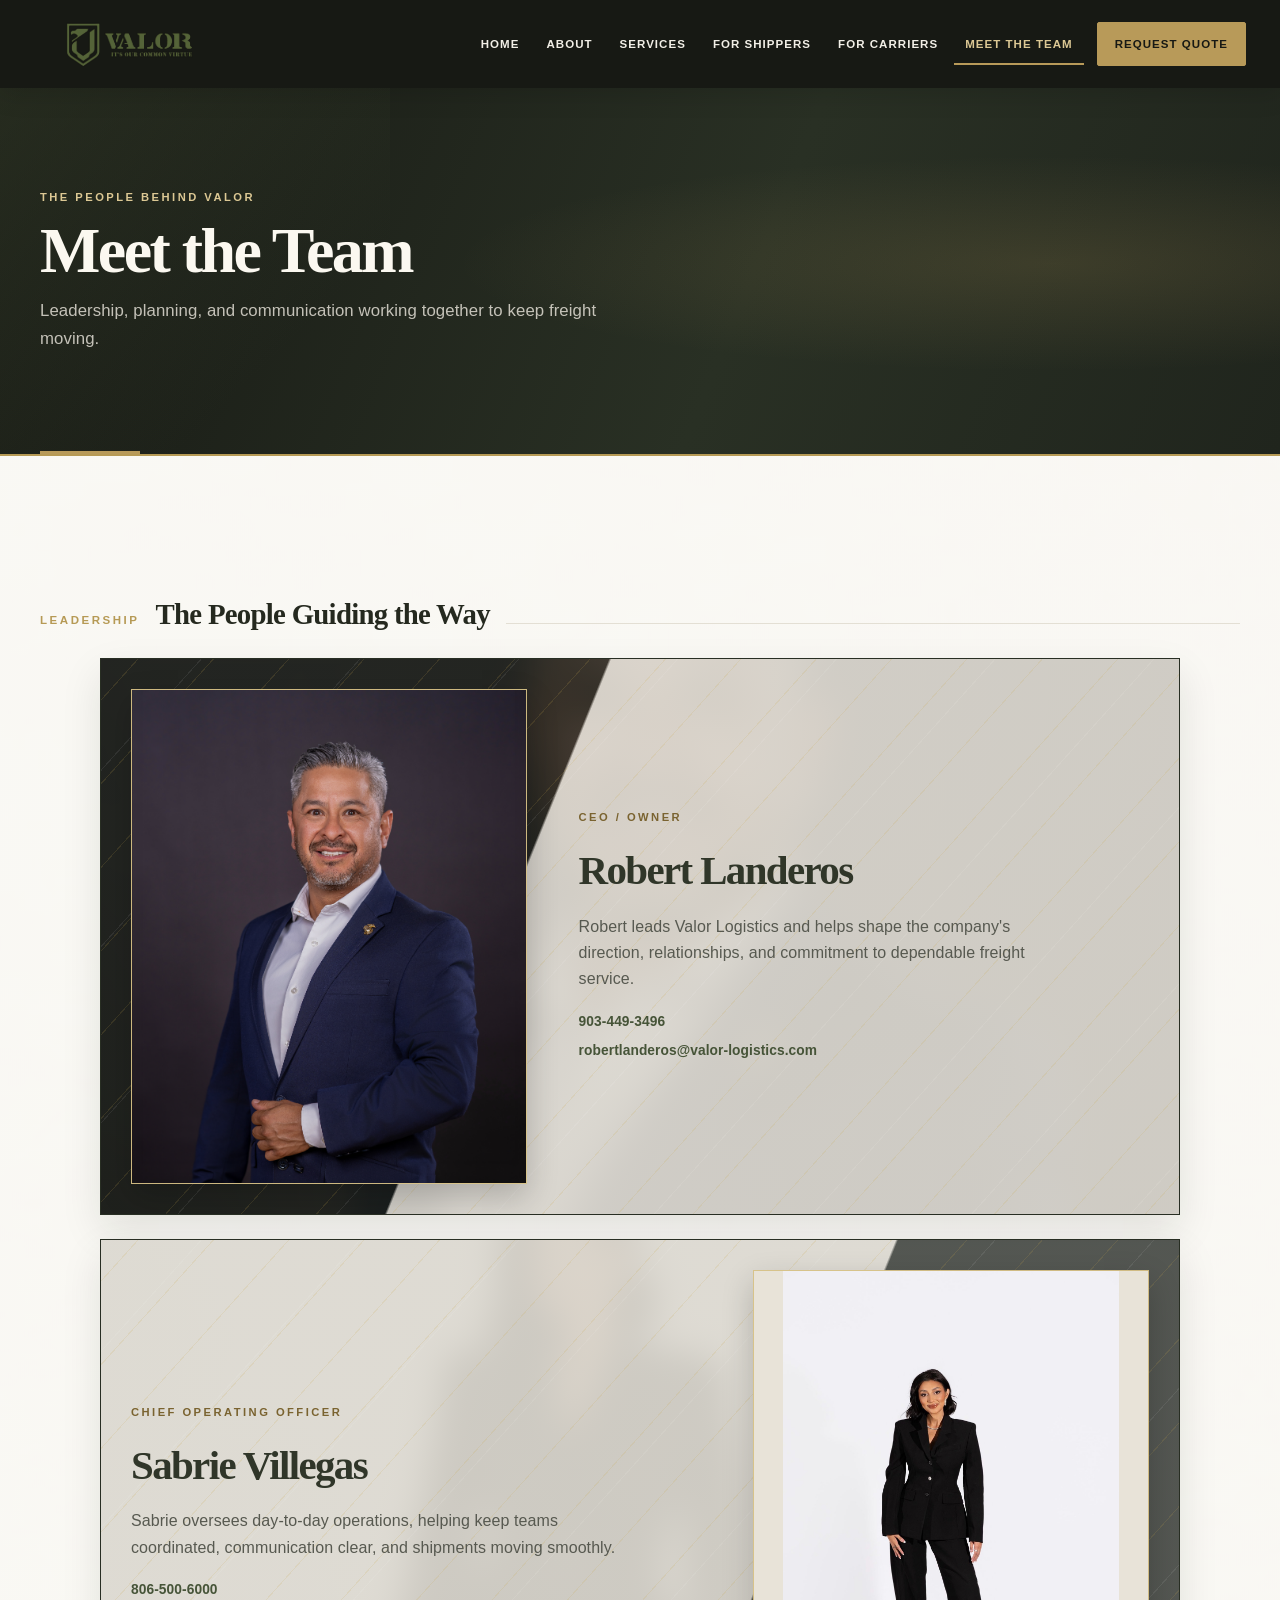
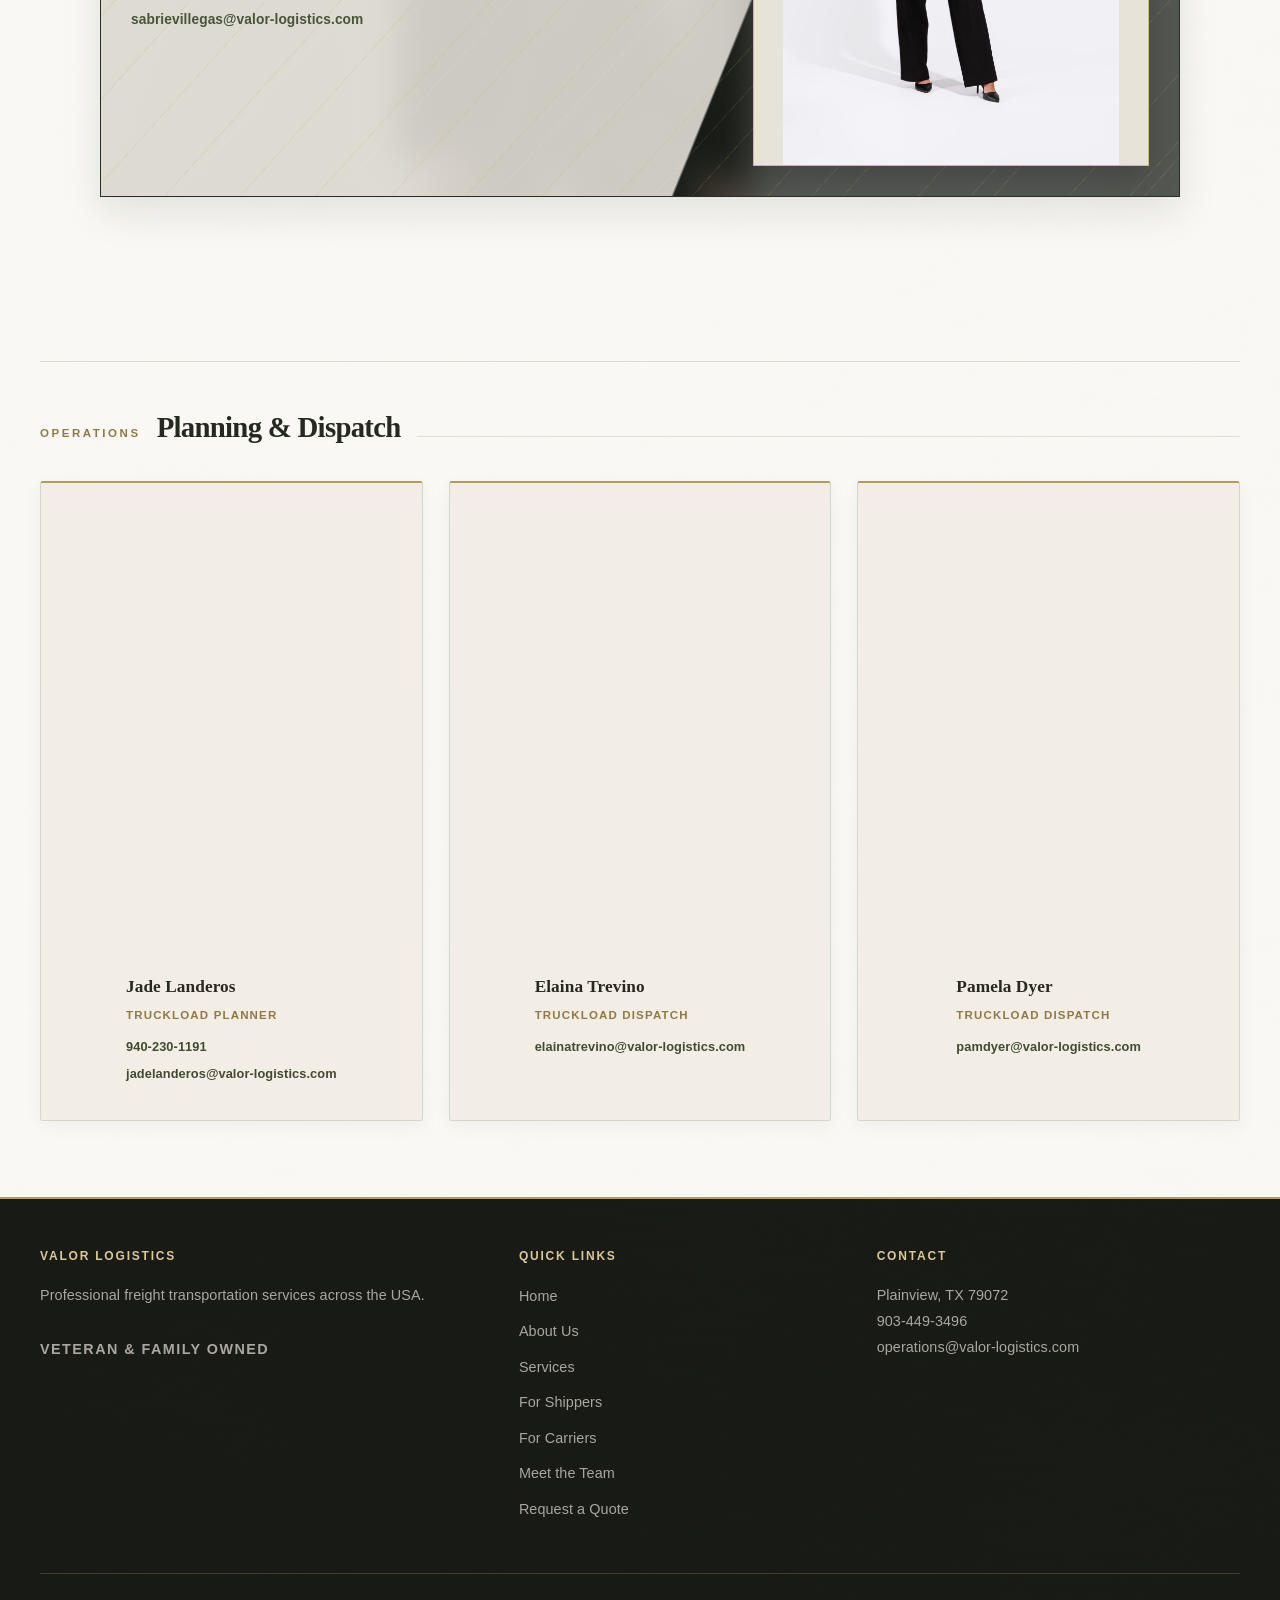
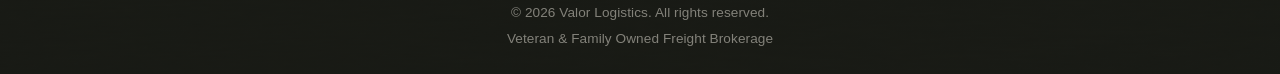
<file: team.html>
<!DOCTYPE html>
<html lang="en">
<head>
  <meta charset="UTF-8" />
  <meta name="viewport" content="width=device-width, initial-scale=1.0" />
  <meta name="description" content="Meet the Valor Logistics team. Connect with our leadership and truckload planning and dispatch professionals." />
  <title>Meet the Team | Valor Logistics</title>
  <link rel="stylesheet" href="styles/main.css" />
  <link rel="stylesheet" href="styles/pages.css" />
  <link rel="stylesheet" href="styles/valor-atmosphere.css" />
  <link rel="stylesheet" href="styles/option-a.css" />
</head>
<body class="page-team">
  <header class="header">
    <nav class="navbar">
      <div class="nav-container">
        <div class="logo"><a href="index.html" aria-label="Valor Logistics home"><img src="images/Logo_Cleaned%20up%20Green%20Lettering%20Transparent.svg" alt="Valor Logistics" /></a></div>
        <button class="mobile-toggle" id="mobileToggle" aria-label="Toggle menu"><span></span><span></span><span></span></button>
        <ul class="nav-menu" id="navMenu">
          <li><a href="index.html">Home</a></li>
          <li><a href="about.html">About</a></li>
          <li><a href="services.html">Services</a></li>
          <li><a href="shippers.html">For Shippers</a></li>
          <li><a href="carriers.html">For Carriers</a></li>
          <li><a href="team.html" class="active">Meet the Team</a></li>
          <li><a href="quote.html" class="cta-btn">Request Quote</a></li>
        </ul>
      </div>
    </nav>
  </header>

  <main>
    <section class="page-hero team-hero">
      <div class="container">
        <p class="eyebrow">THE PEOPLE BEHIND VALOR</p>
        <h1>Meet the Team</h1>
        <p>Leadership, planning, and communication working together to keep freight moving.</p>
      </div>
    </section>

    <section class="team-page-section team-editorial-section">
      <div class="container">
        <section class="team-group team-leadership" aria-labelledby="team-leadership-heading">
          <div class="team-group-heading">
            <p class="eyebrow">LEADERSHIP</p>
            <h2 id="team-leadership-heading">The People Guiding the Way</h2>
          </div>

          <article class="leadership-feature leadership-robert">
            <div class="leadership-photo-wrap">
              <img class="leadership-photo" src="images/robert_landeros.jpg" alt="Robert Landeros" width="3980" height="4975" loading="lazy" decoding="async" />
            </div>
            <div class="leadership-copy">
              <p class="eyebrow">CEO / OWNER</p>
              <h2>Robert Landeros</h2>
              <p class="leadership-bio">Robert leads Valor Logistics and helps shape the company's direction, relationships, and commitment to dependable freight service.</p>
              <div class="team-profile-contact">
                <a href="tel:903-449-3496">903-449-3496</a>
                <a href="mailto:robertlanderos@valor-logistics.com">robertlanderos@valor-logistics.com</a>
              </div>
            </div>
          </article>

          <article class="leadership-feature leadership-sabrie">
            <div class="leadership-photo-wrap">
              <img class="leadership-photo" src="images/sabrie_villegas.jpg" alt="Sabrie Villegas" width="1320" height="1941" loading="lazy" decoding="async" />
            </div>
            <div class="leadership-copy">
              <p class="eyebrow">CHIEF OPERATING OFFICER</p>
              <h2>Sabrie Villegas</h2>
              <p class="leadership-bio">Sabrie oversees day-to-day operations, helping keep teams coordinated, communication clear, and shipments moving smoothly.</p>
              <div class="team-profile-contact">
                <a href="tel:806-500-6000">806-500-6000</a>
                <a href="mailto:sabrievillegas@valor-logistics.com">sabrievillegas@valor-logistics.com</a>
              </div>
            </div>
          </article>
        </section>

        <section class="team-group team-operations" aria-labelledby="team-operations-heading">
          <div class="team-group-heading">
            <p class="eyebrow">OPERATIONS</p>
            <h2 id="team-operations-heading">Planning &amp; Dispatch</h2>
          </div>
          <div class="team-page-grid team-operations-grid">
            <article class="team-profile-card">
              <img class="team-profile-photo" src="images/jade_landeros.jpg" alt="Jade Landeros" width="3840" height="4799" loading="lazy" decoding="async" />
              <div class="team-profile-info">
                <h3>Jade Landeros</h3>
                <p class="team-profile-title">Truckload Planner</p>
                <div class="team-profile-contact">
                  <a href="tel:940-230-1191">940-230-1191</a>
                  <a href="mailto:jadelanderos@valor-logistics.com">jadelanderos@valor-logistics.com</a>
                </div>
              </div>
            </article>
            <article class="team-profile-card">
              <img class="team-profile-photo" src="images/elaina_trevino.jpg" alt="Elaina Trevino" width="3840" height="4800" loading="lazy" decoding="async" />
              <div class="team-profile-info">
                <h3>Elaina Trevino</h3>
                <p class="team-profile-title">Truckload Dispatch</p>
                <div class="team-profile-contact">
                  <a href="mailto:elainatrevino@valor-logistics.com">elainatrevino@valor-logistics.com</a>
                </div>
              </div>
            </article>
            <article class="team-profile-card">
              <img class="team-profile-photo" src="images/pamela_dyer.jpg" alt="Pamela Dyer" width="3840" height="4800" loading="lazy" decoding="async" />
              <div class="team-profile-info">
                <h3>Pamela Dyer</h3>
                <p class="team-profile-title">Truckload Dispatch</p>
                <div class="team-profile-contact">
                  <a href="mailto:pamdyer@valor-logistics.com">pamdyer@valor-logistics.com</a>
                </div>
              </div>
            </article>
          </div>
        </section>
      </div>
    </section>

  </main>

  <footer class="footer">
    <div class="container">
      <div class="footer-grid">
        <div class="footer-col">
          <h4>Valor Logistics</h4>
          <p>Professional freight transportation services across the USA.</p>
          <p class="footer-badge">Veteran & Family Owned</p>
        </div>
        <div class="footer-col">
          <h4>Quick Links</h4>
          <ul>
            <li><a href="index.html">Home</a></li>
            <li><a href="about.html">About Us</a></li>
            <li><a href="services.html">Services</a></li>
            <li><a href="shippers.html">For Shippers</a></li>
            <li><a href="carriers.html">For Carriers</a></li>
            <li><a href="team.html">Meet the Team</a></li>
            <li><a href="quote.html">Request a Quote</a></li>
          </ul>
        </div>
        <div class="footer-col">
          <h4>Contact</h4>
          <p>Plainview, TX 79072<br><a href="tel:903-449-3496">903-449-3496</a><br><a href="mailto:operations@valor-logistics.com">operations@valor-logistics.com</a></p>
        </div>
      </div>
      <div class="footer-bottom">
        <p>&copy; <span class="year"></span> Valor Logistics. All rights reserved.</p>
        <p>Veteran & Family Owned Freight Brokerage</p>
      </div>
    </div>
  </footer>
  <script src="scripts/main.js"></script>
</body>
</html>
</file>
<file: styles/main.css>
/* ========== CSS VARIABLES ========== */
:root {
  --olive: #4a5c3a;
  --olive-dark: #3a4a2e;
  --olive-light: #6b7c55;
  --gold: #c9a84c;
  --gold-light: #e8d48b;
  --cream: #f5f0e6;
  --dark: #1a1a1a;
  --text: #2c2c2c;
  --text-light: #666;
  --text-muted: #999;
  --white: #ffffff;
  --border: #e0d9cd;
  --light-bg: #faf8f3;
}

/* ========== RESET & BASE ========== */
* {
  margin: 0;
  padding: 0;
  box-sizing: border-box;
}

html {
  scroll-behavior: smooth;
}

body {
  font-family: -apple-system, BlinkMacSystemFont, 'Segoe UI', 'Helvetica Neue', sans-serif;
  background: var(--white);
  color: var(--text);
  line-height: 1.6;
}

a {
  color: var(--olive);
  text-decoration: none;
  transition: color 0.3s ease;
}

a:hover {
  color: var(--olive-light);
}

.container {
  max-width: 1200px;
  margin: 0 auto;
  padding: 0 2rem;
}

/* ========== HEADER / NAVIGATION ========== */
.header {
  background: var(--white);
  border-bottom: 1px solid var(--border);
  position: sticky;
  top: 0;
  z-index: 100;
  box-shadow: 0 1px 3px rgba(0, 0, 0, 0.08);
}

.navbar {
  max-width: 1200px;
  margin: 0 auto;
  padding: 0 2rem;
}

.nav-container {
  display: flex;
  justify-content: space-between;
  align-items: center;
  padding: 1rem 0;
}

.logo {
  flex-shrink: 0;
}

.logo a {
  color: var(--olive-dark);
  display: flex;
  align-items: center;
  gap: 0.5rem;
  font-weight: 700;
  font-size: 1.3rem;
  letter-spacing: 0.05em;
}

.logo a span {
  color: var(--olive-dark);
}

.logo-sub {
  font-size: 0.7rem;
  font-weight: 600;
  letter-spacing: 0.08em;
  color: var(--gold);
}

.nav-menu {
  display: flex;
  list-style: none;
  gap: 0;
  align-items: center;
}

.nav-menu a {
  color: var(--text);
  padding: 0.75rem 1.2rem;
  border-radius: 0;
  transition: all 0.3s ease;
  font-size: 0.9rem;
  font-weight: 500;
  letter-spacing: 0.02em;
}

.nav-menu a:hover,
.nav-menu a.active {
  color: var(--olive);
  border-bottom: 3px solid var(--gold);
  padding-bottom: 0.45rem;
}

.nav-menu .cta-btn {
  background: var(--olive);
  color: white;
  font-weight: 600;
  padding: 0.65rem 1.6rem;
  border-radius: 4px;
  margin-left: 1rem;
  border: none;
}

.nav-menu .cta-btn:hover {
  background: var(--olive-dark);
  color: white;
}

.mobile-toggle {
  display: none;
  flex-direction: column;
  background: none;
  border: none;
  cursor: pointer;
  gap: 5px;
}

.mobile-toggle span {
  width: 25px;
  height: 3px;
  background: var(--olive);
  border-radius: 2px;
  transition: all 0.3s ease;
}

/* ========== HERO SECTION ========== */
/* ========== HERO SECTION ========== */
.hero {
  background:
    linear-gradient(
      135deg,
      rgba(58, 74, 46, 0.5) 0%,
      rgba(74, 92, 58, 0.5) 100%
    ),
    url('../images/metal-plate-background.jpg') center/cover no-repeat fixed;

  color: white;
  padding: 8rem 2rem;
  position: relative;
  min-height: 700px;
  display: flex;
  align-items: center;
  justify-content: center;
  text-align: center;
}

.hero-content {
  position: relative;
  z-index: 2;
  max-width: 800px;
}

.hero-content h1 {
  font-size: 3.8rem;
  font-weight: 800;
  letter-spacing: -0.02em;
  margin-bottom: 1.2rem;
  line-height: 1.1;
  text-shadow: 2px 2px 8px rgba(0, 0, 0, 0.4);
}

.hero-content p {
  font-size: 1.4rem;
  font-weight: 300;
  margin-bottom: 2.5rem;
  line-height: 1.6;
  opacity: 0.95;
  text-shadow: 1px 1px 4px rgba(0, 0, 0, 0.3);
}

.hero-buttons {
  display: flex;
  gap: 1.5rem;
  justify-content: center;
  flex-wrap: wrap;
}

.hero-image {
  display: none;
}
/* ========== BUTTONS ========== */
.btn {
  display: inline-block;
  padding: 0.85rem 2.2rem;
  border-radius: 4px;
  font-weight: 600;
  letter-spacing: 0.03em;
  text-align: center;
  transition: all 0.3s ease;
  cursor: pointer;
  border: 2px solid transparent;
  font-size: 0.95rem;
}

.btn-primary {
  background: var(--gold);
  color: var(--olive-dark);
}

.btn-primary:hover {
  background: var(--gold-light);
  transform: translateY(-2px);
  box-shadow: 0 6px 16px rgba(201, 168, 76, 0.3);
}

.btn-secondary {
  background: transparent;
  color: white;
  border: 2px solid white;
}

.btn-secondary:hover {
  background: white;
  color: var(--olive-dark);
}

.btn-outline {
  background: transparent;
  color: var(--olive);
  border: 2px solid var(--olive);
}

.btn-outline:hover {
  background: var(--olive);
  color: white;
}

.btn-large {
  padding: 1rem 2.8rem;
  font-size: 1rem;
}

/* ========== SECTIONS ========== */
section {
  padding: 5rem 0;
}

.section-header {
  text-align: center;
  margin-bottom: 4rem;
}

.section-title {
  font-size: 2.8rem;
  font-weight: 900;
  letter-spacing: 0.08em;
  color: var(--olive-dark);
  margin-bottom: 1rem;
  position: relative;
  display: inline-block;
  width: 100%;
  font-family: 'Arial Black', 'Helvetica', sans-serif;
  text-transform: uppercase;
  font-style: italic;
  text-shadow: 2px 2px 0px rgba(201, 168, 76, 0.3);
}

.section-title::after {
  content: '';
  position: absolute;
  bottom: -16px;
  left: 50%;
  transform: translateX(-50%);
  width: 80px;
  height: 4px;
  background: var(--gold);
  border-radius: 2px;
}

.section-title-image {
  max-width: 400px;
  width: 100%;
  height: auto;
  display: block;
  margin: 0 auto 1rem;
}

.section-subtitle {
  font-size: 1.1rem;
  color: var(--text-light);
  font-weight: 400;
  margin-top: 1.5rem;
}

/* ========== SERVICES SECTION ========== */
.services-preview {
  background: var(--white);
  border-top: 1px solid var(--border);
}

.service-grid {
  display: grid;
  grid-template-columns: repeat(3, 1fr);
  gap: 2.5rem;
  margin-top: 3.5rem;
}

.service-card {
  background: var(--light-bg);
  padding: 2.5rem;
  border-radius: 8px;
  border: 1px solid var(--border);
  transition: all 0.3s ease;
  text-align: center;
}

.service-card:hover {
  transform: translateY(-6px);
  border-color: var(--gold);
  box-shadow: 0 12px 32px rgba(74, 92, 58, 0.1);
}

.service-icon {
  font-size: 3rem;
  margin-bottom: 1.2rem;
}

.service-card h3 {
  font-size: 1.3rem;
  font-weight: 700;
  color: var(--olive-dark);
  margin-bottom: 0.75rem;
  letter-spacing: -0.01em;
}

.service-card p {
  font-size: 0.95rem;
  color: var(--text-light);
  line-height: 1.7;
  font-weight: 400;
}

.services-cta {
  text-align: center;
  margin-top: 3rem;
}

/* ========== WHY VALOR ========== */
.why-valor {
  background: linear-gradient(135deg, #f5f0e6 0%, #fbfaf7 100%);
  border-top: 1px solid var(--border);
  position: relative;
  overflow: hidden;
}

.why-valor .container {
  position: relative;
  z-index: 1;
}

.values-grid {
  display: grid;
  grid-template-columns: repeat(2, 1fr);
  gap: 2.5rem;
  margin-top: 3.5rem;
  max-width: 1000px;
  margin-left: auto;
  margin-right: auto;
}

.value-card {
  background: rgba(255, 255, 255, 0.9);
  padding: 2.2rem;
  border-radius: 8px;
  border: 1px solid var(--border);
  transition: all 0.3s ease;
  text-align: left;
  backdrop-filter: blur(2px);
}

.value-card:hover {
  border-color: var(--olive);
  box-shadow: 0 8px 24px rgba(74, 92, 58, 0.08);
}

.value-card h3 {
  font-size: 1.2rem;
  font-weight: 700;
  color: var(--olive-dark);
  margin-bottom: 0.8rem;
}

.value-card p {
  font-size: 0.95rem;
  color: var(--text-light);
  line-height: 1.7;
  font-weight: 400;
}
/* ========== TEAM PREVIEW ========== */
.team-preview {
  background: white;
  border-top: 1px solid var(--border);
}

.team-grid {
  display: grid;
  grid-template-columns: repeat(3, 1fr);
  gap: 2.5rem;
  margin-top: 3.5rem;
}

.team-member {
  background: var(--light-bg);
  padding: 2.2rem;
  border-radius: 8px;
  border: 1px solid var(--border);
  text-align: center;
  transition: all 0.3s ease;
}

.team-member:hover {
  border-color: var(--gold);
  box-shadow: 0 8px 24px rgba(201, 168, 76, 0.1);
}

.member-info h3 {
  font-size: 1.25rem;
  font-weight: 700;
  color: var(--olive-dark);
  margin-bottom: 0.3rem;
  letter-spacing: -0.01em;
}

.member-info .title {
  font-size: 0.8rem;
  font-weight: 600;
  color: var(--gold);
  text-transform: uppercase;
  letter-spacing: 0.05em;
  margin-bottom: 1rem;
}

.member-info .contact {
  font-size: 0.9rem;
  line-height: 1.8;
  color: var(--text-light);
}

.member-info a {
  color: var(--olive);
  text-decoration: none;
  font-weight: 600;
  display: inline-block;
  margin-top: 0.5rem;
}

.member-info a:hover {
  text-decoration: underline;
}

.team-more {
  text-align: center;
  margin-top: 3rem;
}

/* ========== TESTIMONIALS ========== */
.testimonials {
  background: linear-gradient(135deg, var(--olive-dark) 0%, var(--olive) 100%);
  color: white;
  border-top: 1px solid var(--border);
}

.testimonials .section-title {
  color: white;
}

.testimonials .section-title::after {
  background: var(--gold-light);
}

.testimonial-carousel {
  background: rgba(255, 255, 255, 0.08);
  border: 1px solid rgba(201, 168, 76, 0.3);
  border-radius: 8px;
  padding: 3.5rem;
  margin-top: 3.5rem;
  min-height: 280px;
  display: flex;
  align-items: center;
  justify-content: center;
  max-width: 900px;
  margin-left: auto;
  margin-right: auto;
}

.testimonial-slide {
  display: none;
  text-align: center;
  opacity: 0;
  animation: fadeIn 0.8s ease;
}

.testimonial-slide.active {
  display: block;
  opacity: 1;
}

@keyframes fadeIn {
  from {
    opacity: 0;
  }
  to {
    opacity: 1;
  }
}

.testimonial-slide blockquote {
  font-size: 1.15rem;
  line-height: 1.8;
  margin-bottom: 1.8rem;
  font-style: italic;
  font-weight: 400;
}

.testimonial-slide blockquote p {
  margin-bottom: 1.5rem;
}

.testimonial-slide footer {
  font-size: 0.95rem;
}

.testimonial-slide footer strong {
  display: block;
  font-size: 1.15rem;
  margin-bottom: 0.25rem;
  color: var(--gold-light);
  font-weight: 700;
}

.testimonial-slide footer span {
  font-size: 0.85rem;
  opacity: 0.85;
}

.testimonial-nav {
  display: flex;
  justify-content: center;
  gap: 0.75rem;
  margin-top: 2.5rem;
}

.dot {
  width: 12px;
  height: 12px;
  border-radius: 50%;
  background: rgba(255, 255, 255, 0.4);
  border: none;
  cursor: pointer;
  transition: all 0.3s ease;
}

.dot:hover {
  background: rgba(255, 255, 255, 0.6);
}

.dot.active {
  background: var(--gold-light);
  width: 36px;
  border-radius: 6px;
}

/* ========== CONTACT SECTION ========== */
.contact-section {
  background: white;
  border-top: 1px solid var(--border);
}

.contact-grid {
  display: grid;
  grid-template-columns: 1fr 1fr;
  gap: 4rem;
  margin-top: 3.5rem;
  align-items: center;
  max-width: 1000px;
  margin-left: auto;
  margin-right: auto;
}

.contact-info-box {
  background: var(--light-bg);
  padding: 2.5rem;
  border-radius: 8px;
  border: 1px solid var(--border);
}

.contact-info-box h3 {
  font-size: 1.4rem;
  font-weight: 700;
  color: var(--olive-dark);
  margin-bottom: 1.5rem;
  letter-spacing: -0.01em;
}

.contact-details {
  line-height: 2;
}

.contact-details p {
  font-size: 0.95rem;
  color: var(--text-light);
  margin-bottom: 0.5rem;
}

.contact-details strong {
  color: var(--olive-dark);
  font-weight: 700;
}

.contact-link {
  color: var(--olive);
  font-weight: 600;
  text-decoration: none;
  display: inline-block;
}

.contact-link:hover {
  text-decoration: underline;
}

.availability {
  font-size: 0.8rem;
  color: var(--gold);
  font-weight: 600;
  text-transform: uppercase;
  letter-spacing: 0.05em;
  margin-top: 0.75rem !important;
}

.contact-cta h3 {
  font-size: 1.4rem;
  font-weight: 700;
  color: var(--olive-dark);
  margin-bottom: 1rem;
  letter-spacing: -0.01em;
}

.contact-cta p {
  font-size: 1rem;
  color: var(--text-light);
  margin-bottom: 1.8rem;
  line-height: 1.7;
}

/* ========== FOOTER ========== */
.footer {
  background: var(--olive-dark);
  color: #a89968;
  padding: 3.5rem 2rem 1.5rem;
  border-top: 1px solid rgba(201, 168, 76, 0.3);
}

.footer-grid {
  display: grid;
  grid-template-columns: repeat(auto-fit, minmax(240px, 1fr));
  gap: 2.5rem;
  margin-bottom: 2.5rem;
  max-width: 1200px;
  margin-left: auto;
  margin-right: auto;
}

.footer-col h4 {
  color: var(--gold-light);
  font-size: 0.95rem;
  font-weight: 700;
  margin-bottom: 1rem;
  letter-spacing: 0.05em;
  text-transform: uppercase;
}

.footer-col p {
  font-size: 0.9rem;
  line-height: 1.8;
  margin-bottom: 0.75rem;
}

.footer-col ul {
  list-style: none;
}

.footer-col ul li {
  margin-bottom: 0.6rem;
}

.footer-col a {
  color: #a89968;
  text-decoration: none;
  font-size: 0.9rem;
  transition: color 0.3s ease;
}

.footer-col a:hover {
  color: var(--gold-light);
}

.footer-badge {
  display: inline-block;
  background: rgba(201, 168, 76, 0.15);
  color: var(--gold-light);
  padding: 0.5rem 1rem;
  border-radius: 4px;
  font-size: 0.75rem;
  font-weight: 600;
  margin-top: 1rem;
  border: 1px solid rgba(201, 168, 76, 0.4);
}

.footer-bottom {
  border-top: 1px solid rgba(201, 168, 76, 0.2);
  padding-top: 1.5rem;
  text-align: center;
  font-size: 0.85rem;
  max-width: 1200px;
  margin: 0 auto;
}

.footer-bottom p {
  margin: 0.25rem 0;
}

/* ========== RESPONSIVE ========== */
@media (max-width: 1024px) {
  .service-grid {
    grid-template-columns: repeat(2, 1fr);
  }

  .team-grid {
    grid-template-columns: repeat(2, 1fr);
  }

  .values-grid {
    grid-template-columns: 1fr;
  }

  .section-title-image {
    max-width: 300px;
  }
}

@media (max-width: 768px) {
  .mobile-toggle {
    display: flex;
  }

  .nav-menu {
    position: absolute;
    top: 70px;
    left: 0;
    right: 0;
    background: white;
    flex-direction: column;
    gap: 0;
    max-height: 0;
    overflow: hidden;
    transition: max-height 0.3s ease;
    border-bottom: 1px solid var(--border);
  }

  .nav-menu.active {
    max-height: 500px;
  }

  .nav-menu a {
    padding: 1rem 2rem;
    border-radius: 0;
    display: block;
    border-bottom: none;
  }

  .nav-menu a:hover,
  .nav-menu a.active {
    background: var(--light-bg);
    border-bottom: none;
    border-left: 4px solid var(--gold);
    padding-left: calc(2rem - 4px);
  }

  .nav-menu .cta-btn {
    margin: 1rem 2rem 0;
    display: block;
    text-align: center;
    width: calc(100% - 4rem);
  }

  .hero {
    padding: 4rem 2rem;
    min-height: 500px;
  }

  .hero-content h1 {
    font-size: 2.3rem;
  }

  .hero-content p {
    font-size: 1.1rem;
  }

  .hero-buttons {
    flex-direction: column;
  }

  .btn {
    width: 100%;
  }

  .contact-grid {
    grid-template-columns: 1fr;
    gap: 2.5rem;
  }

  .section-title {
    font-size: 1.8rem;
  }

  .section-title-image {
    max-width: 250px;
  }

  .section-subtitle {
    font-size: 1rem;
  }

  .testimonial-carousel {
    padding: 2rem;
    min-height: auto;
  }

  .service-grid,
  .team-grid {
    gap: 1.5rem;
    grid-template-columns: 1fr;
  }

  .values-grid {
    gap: 1.5rem;
  }

  section {
    padding: 3.5rem 0;
  }
}

@media (max-width: 480px) {
  .hero {
    padding: 3rem 1.5rem;
    min-height: 400px;
  }

  .hero-content h1 {
    font-size: 1.8rem;
  }

  .hero-content p {
    font-size: 1rem;
  }

  .section-title {
    font-size: 1.5rem;
  }

  .section-title::after {
    width: 40px;
  }

  .section-title-image {
    max-width: 200px;
  }

  .btn {
    padding: 0.75rem 1.5rem;
    font-size: 0.9rem;
  }

  section {
    padding: 2.5rem 0;
  }

  .footer-grid {
    gap: 1.5rem;
  }

  .nav-menu.active {
    max-height: 400px;
  }

  .container {
    padding: 0 1rem;
  }
}
/* ========== MOBILE BACKGROUND FIXES ========== */

@media (max-width: 768px) {

  /* HERO - keep image visible without the desktop fixed behavior */
  .hero {
    background-position: center center;
    background-size: cover;
    background-attachment: scroll;
  }

  /* WHY CHOOSE VALOR - keep background visible on mobile */
  .why-valor {
    background-position: center center;
    background-size: cover;
    background-attachment: scroll;
  }

}


/* ========== SMALL PHONE ADJUSTMENTS ========== */

@media (max-width: 480px) {

  /* HERO */
  .hero {
    background-position: center center;
    background-size: auto 100%;
    background-attachment: scroll;
  }

  /* WHY CHOOSE VALOR */
  .why-valor {
    background-position: center center;
    background-size: cover;
    background-attachment: scroll;
  }

}


/* ========== MEET THE TEAM PAGE ========== */
.team-page-section {
  background: var(--light-bg);
  border-top: 1px solid var(--border);
}
.team-page-grid {
  display: grid;
  grid-template-columns: repeat(auto-fit, minmax(250px, 1fr));
  gap: 2rem;
  margin-top: 3rem;
}
.team-profile-card {
  overflow: hidden;
  background: var(--white);
  border: 1px solid var(--border);
  border-radius: 10px;
  box-shadow: 0 8px 24px rgba(26, 26, 26, 0.06);
  transition: transform 0.25s ease, box-shadow 0.25s ease;
}
.team-profile-card:hover {
  transform: translateY(-5px);
  box-shadow: 0 14px 30px rgba(26, 26, 26, 0.12);
}
.team-profile-photo {
  display: block;
  width: 100%;
  height: 290px;
  object-fit: cover;
  object-position: center 30%;
  background: var(--cream);
}
.team-profile-placeholder {
  display: flex;
  align-items: center;
  justify-content: center;
  color: var(--gold-light);
  background: linear-gradient(145deg, var(--olive-dark), var(--olive));
  font-size: 4rem;
  font-weight: 700;
  letter-spacing: 0.04em;
}
.team-profile-info {
  padding: 1.6rem 1.5rem 1.8rem;
  text-align: center;
}
.team-profile-info h2 {
  color: var(--olive-dark);
  font-size: 1.3rem;
  margin-bottom: 0.35rem;
}
.team-profile-title {
  color: var(--gold);
  font-size: 0.82rem;
  font-weight: 700;
  letter-spacing: 0.07em;
  text-transform: uppercase;
  min-height: 1.4rem;
  margin-bottom: 1rem;
}
.team-profile-contact {
  display: flex;
  flex-direction: column;
  gap: 0.45rem;
  font-size: 0.9rem;
  overflow-wrap: anywhere;
}
.team-profile-contact a {
  font-weight: 600;
}
.team-page-intro {
  max-width: 700px;
  margin: 0 auto;
}
@media (max-width: 600px) {
  .team-page-grid { grid-template-columns: 1fr; }
  .team-profile-photo { height: 320px; }
}


/* ========== VALOR VISUAL REFINEMENT ========== */
:root {
  --olive: #4b5638;
  --olive-dark: #25291f;
  --olive-light: #68734f;
  --gold: #b69a55;
  --gold-light: #d8c58a;
  --cream: #f4f0e7;
  --dark: #20211d;
  --text: #30312d;
  --text-light: #686a63;
  --border: #e3dfd4;
  --light-bg: #f8f6f0;
}
body { color: var(--text); letter-spacing: .005em; }
.container { max-width: 1240px; }
.header {
  background: rgba(250, 249, 245, .97);
  border-bottom-color: rgba(75, 86, 56, .16);
  box-shadow: 0 5px 22px rgba(32, 33, 29, .055);
}
.nav-container { min-height: 82px; }
.logo a { letter-spacing: .075em; }
.nav-menu a { font-size: .86rem; font-weight: 600; }
.nav-menu .cta-btn {
  background: var(--olive-dark);
  border: 1px solid rgba(182, 154, 85, .55);
  border-radius: 3px;
}
.nav-menu .cta-btn:hover { background: var(--olive); }
.hero {
  background:
    linear-gradient(90deg, rgba(25, 29, 22, .88) 0%, rgba(37, 41, 31, .72) 56%, rgba(37, 41, 31, .42) 100%),
    url('../images/metal-plate-background.jpg') center/cover no-repeat;
  background-attachment: scroll;
  min-height: 610px;
  justify-content: flex-start;
  text-align: left;
  padding: 7rem max(2rem, calc((100vw - 1200px) / 2));
}
.hero-content { max-width: 780px; }
.hero-content h1 {
  font-size: clamp(2.7rem, 5.2vw, 4.45rem);
  line-height: 1.04;
  letter-spacing: -.035em;
  text-shadow: 0 3px 18px rgba(0,0,0,.28);
}
.hero-content p { max-width: 650px; font-size: 1.18rem; color: rgba(255,255,255,.9); }
.btn { border-radius: 3px; }
.btn-primary { background: var(--gold); color: #24271e; }
.btn-primary:hover { background: var(--gold-light); }
.btn-secondary { border-color: rgba(255,255,255,.8); }
section { padding: clamp(3.5rem, 6vw, 5.5rem) 0; }
.section-title {
  font-family: inherit;
  font-style: normal;
  font-size: clamp(1.8rem, 3vw, 2.45rem);
  letter-spacing: .045em;
  text-shadow: none;
  font-weight: 800;
}
.section-title::after { height: 3px; width: 58px; }
.section-subtitle { color: var(--text-light); }
.services-preview { background: #fff; }
.service-card, .value-card, .contact-info-box, .info-card, .form-card {
  border-radius: 4px;
  box-shadow: 0 8px 24px rgba(32, 33, 29, .045);
}
.service-card { border-top: 3px solid var(--gold); }
.service-card:hover { transform: translateY(-4px); box-shadow: 0 14px 30px rgba(32,33,29,.09); }
.service-icon { filter: grayscale(.35); }
.why-valor { background: linear-gradient(135deg, #f4f0e7 0%, #fbfaf7 100%); }
.value-card {
  background: rgba(255,255,255,.94);
  border: 1px solid #e6e0d2;
  border-left: 3px solid var(--gold);
  backdrop-filter: none;
}
.testimonials {
  background: linear-gradient(125deg, #24291f 0%, #414a32 100%);
  border-top: 1px solid rgba(182,154,85,.35);
}
.testimonial-carousel {
  background: rgba(255,255,255,.055);
  border: 1px solid rgba(216,197,138,.28);
  border-radius: 4px;
}
.contact-section { background: #fbfaf7; }
.contact-info-box { background: #fff; border-left: 3px solid var(--gold); }
.footer { background: #22261e; border-top: 2px solid var(--gold); }
.footer-col a, .footer-col p { color: rgba(245,240,230,.76); }
.footer-col a:hover { color: var(--gold-light); }
.footer-badge { color: var(--gold-light); }
@media (max-width: 768px) {
  .hero { min-height: 490px; padding: 4.5rem 1.5rem; text-align: left; }
  .hero-content h1 { font-size: clamp(2.25rem, 9vw, 3.2rem); }
  .hero-buttons { justify-content: flex-start; }
  .hero-buttons .btn { width: auto; min-width: 190px; }
}
@media (max-width: 480px) {
  .hero { padding: 3.5rem 1.25rem; }
  .hero-buttons .btn { width: 100%; }
}
</file>
<file: styles/valor-atmosphere.css>
/* VALOR LOGISTICS — Premium Editorial design system
   Purposeful photography, restrained overlays, generous spacing and a consistent
   charcoal / olive / warm-cream / muted-gold palette. */

:root {
  --valor-ink: #171914;
  --valor-charcoal: #22251f;
  --valor-olive: #414b32;
  --valor-olive-deep: #292f24;
  --valor-gold: #b99a56;
  --valor-gold-light: #d9c58e;
  --valor-cream: #f3efe6;
  --valor-paper: #fbf9f4;
  --valor-text: #292b26;
  --valor-muted: #73746d;
  --valor-line: rgba(55, 62, 45, .16);
  --valor-serif: Georgia, "Times New Roman", serif;
  --valor-sans: "Helvetica Neue", Arial, sans-serif;
}

html { scroll-behavior: smooth; }
body {
  background: var(--valor-paper);
  color: var(--valor-text);
  font-family: var(--valor-sans);
  line-height: 1.65;
  letter-spacing: .005em;
}
a { color: var(--valor-olive); }
a:hover { color: #78815d; }
.container { width: min(1220px, calc(100% - 56px)); max-width: 1220px; padding: 0; }

/* Navigation: clean, confident and consistent across every page. */
.header {
  position: sticky;
  top: 0;
  z-index: 100;
  background: rgba(25, 27, 22, .98);
  border: 0;
  box-shadow: 0 4px 22px rgba(0,0,0,.14);
}
.navbar { max-width: 1380px; padding: 0 38px; }
.nav-container { min-height: 82px; padding: 0; }
.logo a {
  display: flex;
  flex-direction: column;
  align-items: flex-start;
  gap: 0;
  color: #f8f5ed;
  font-size: 1.5rem;
  line-height: 1;
  letter-spacing: .13em;
  text-transform: uppercase;
  font-weight: 800;
}
.logo a span { color: #f8f5ed; }
.logo-text { font-size: 1.52rem; }
.logo-sub {
  margin-top: 5px;
  color: var(--valor-gold-light) !important;
  font-size: .62rem;
  letter-spacing: .34em;
  font-weight: 600;
}
.nav-menu { gap: 4px; }
.nav-menu a {
  display: inline-block;
  padding: 12px 13px;
  color: rgba(248,245,237,.84);
  border: 0;
  font-size: .76rem;
  font-weight: 700;
  letter-spacing: .075em;
  text-transform: uppercase;
  transition: color .2s ease;
}
.nav-menu a:hover, .nav-menu a.active {
  color: var(--valor-gold-light);
  border: 0;
  padding-bottom: 12px;
}
.nav-menu a.active { box-shadow: inset 0 -2px var(--valor-gold); }
.nav-menu .cta-btn {
  margin-left: 10px;
  padding: 12px 18px;
  color: var(--valor-ink);
  background: var(--valor-gold);
  border: 1px solid var(--valor-gold);
  border-radius: 2px;
  font-weight: 800;
}
.nav-menu .cta-btn:hover, .nav-menu .cta-btn.active {
  color: var(--valor-ink);
  background: var(--valor-gold-light);
  border-color: var(--valor-gold-light);
}
.mobile-toggle span { background: var(--valor-gold-light); }

/* Hero photography is a focal image, not a stack of heavy color filters. */
.hero {
  min-height: clamp(560px, 68vw, 720px);
  display: flex;
  align-items: center;
  justify-content: flex-start;
  text-align: left;
  padding: 90px max(7vw, calc((100vw - 1220px) / 2));
  color: #fff;
  background-color: var(--valor-ink);
  background-image:
    linear-gradient(90deg, rgba(18,20,16,.91) 0%, rgba(18,20,16,.74) 34%, rgba(18,20,16,.12) 72%, rgba(18,20,16,.02) 100%),
    url('../images/valor_backdrop1.png');
  background-position: center, center 52%;
  background-size: cover;
  background-repeat: no-repeat;
  position: relative;
  isolation: isolate;
}
.hero::after {
  content: "";
  position: absolute;
  inset: auto 0 0;
  height: 3px;
  background: linear-gradient(90deg, var(--valor-gold), rgba(185,154,86,.08) 72%);
}
.hero-content { max-width: 650px; margin: 0; }
.hero-content h1 {
  max-width: 680px;
  margin: 0 0 22px;
  color: #fbf8f0;
  font-family: var(--valor-serif);
  font-size: clamp(3.2rem, 6.2vw, 5.6rem);
  font-weight: 700;
  line-height: .99;
  letter-spacing: -.045em;
  text-shadow: none;
}
.hero-content p {
  max-width: 510px;
  margin: 0 0 32px;
  color: rgba(251,248,240,.86);
  font-size: clamp(1.05rem, 1.5vw, 1.25rem);
  line-height: 1.6;
  text-shadow: none;
}
.hero-buttons { justify-content: flex-start; gap: 12px; }
.btn {
  min-height: 48px;
  padding: 13px 22px;
  border-radius: 2px;
  font-size: .78rem;
  font-weight: 800;
  letter-spacing: .08em;
  text-transform: uppercase;
  transition: background .2s ease, border-color .2s ease, transform .2s ease;
}
.btn:hover { transform: translateY(-2px); }
.btn-primary { color: var(--valor-ink); background: var(--valor-gold); border-color: var(--valor-gold); }
.btn-primary:hover { color: var(--valor-ink); background: var(--valor-gold-light); }
.btn-secondary { color: #fff; border-color: rgba(255,255,255,.68); background: rgba(20,22,18,.16); }
.btn-secondary:hover { color: var(--valor-ink); background: #fff; }
.btn-outline { color: var(--valor-olive-deep); border: 1px solid var(--valor-olive); background: transparent; }
.btn-outline:hover { color: #fff; background: var(--valor-olive-deep); }

/* Interior page mastheads: a shorter, consistently framed photographic header. */
.page-hero {
  min-height: 340px;
  display: flex;
  align-items: center;
  padding: 70px 0 76px;
  color: #fff;
  background-color: var(--valor-charcoal);
  background-image:
    linear-gradient(90deg, rgba(20,23,18,.88) 0%, rgba(20,23,18,.68) 42%, rgba(20,23,18,.18) 100%),
    url('../images/valor_backdrop2.png');
  background-size: cover;
  background-position: center, center 52%;
  position: relative;
  overflow: hidden;
}
.page-hero::after {
  content: "";
  position: absolute;
  left: max(28px, calc((100vw - 1220px) / 2));
  bottom: 0;
  width: 115px;
  height: 3px;
  background: var(--valor-gold);
}
.page-hero .container { position: relative; z-index: 1; }
.page-hero .eyebrow, .eyebrow {
  margin: 0 0 13px;
  color: var(--valor-gold);
  font-size: .72rem;
  font-weight: 800;
  letter-spacing: .22em;
  line-height: 1.4;
  text-transform: uppercase;
}
.page-hero h1 {
  max-width: 850px;
  margin: 0 0 14px;
  color: #fbf8f0;
  font-family: var(--valor-serif);
  font-size: clamp(2.65rem, 5vw, 4.5rem);
  line-height: 1.04;
  letter-spacing: -.035em;
}
.page-hero p:not(.eyebrow) {
  max-width: 640px;
  margin: 0;
  color: rgba(251,248,240,.84);
  font-size: 1.05rem;
}

/* Team hero gets a controlled crop: truck remains visible and centered in the frame. */
.team-hero {
  min-height: 300px;
  padding: 60px 0 66px;
  background-image:
    linear-gradient(90deg, rgba(18,20,16,.89) 0%, rgba(18,20,16,.66) 43%, rgba(18,20,16,.10) 100%),
    url('../images/valor_backdrop1.png');
  background-position: center, center 55%;
  background-size: cover;
}
.team-hero h1 { max-width: 640px; }
.team-hero::before {
  content: "";
  position: absolute;
  top: 0; bottom: 0; left: 0;
  width: min(34vw, 390px);
  background: linear-gradient(135deg, rgba(63,74,49,.38), transparent 72%);
  pointer-events: none;
}

/* Section rhythm: warm paper, clean margins, dark feature bands used sparingly. */
section { padding: clamp(64px, 7vw, 96px) 0; }
.section-header { margin-bottom: 48px; }
.section-title {
  margin: 0 0 18px;
  color: var(--valor-olive-deep);
  font-family: var(--valor-serif);
  font-size: clamp(2rem, 3.5vw, 3rem);
  font-style: normal;
  font-weight: 700;
  letter-spacing: -.035em;
  line-height: 1.1;
  text-transform: none;
  text-shadow: none;
}
.section-title::after { display: none; }
.section-title-image { max-width: 310px; max-height: 82px; object-fit: contain; margin-bottom: 16px; }
.section-subtitle { margin-top: 0; color: var(--valor-muted); font-size: 1rem; }
.services-preview, .content-section, .team-page-section {
  background: var(--valor-paper);
  border: 0;
}
.services-preview { border-top: 1px solid var(--valor-line); }
.services-preview .container, .content-section .container { position: relative; }
.service-grid { gap: 0; margin-top: 30px; border-top: 1px solid var(--valor-line); }
.service-card {
  padding: 30px 30px 34px;
  text-align: left;
  background: transparent;
  border: 0;
  border-right: 1px solid var(--valor-line);
  border-radius: 0;
  box-shadow: none;
}
.service-card:last-child { border-right: 0; }
.service-card:hover { transform: none; border-color: var(--valor-line); box-shadow: none; }
.service-icon { margin-bottom: 18px; font-size: 1.8rem; filter: grayscale(1); }
.service-card h3, .value-card h3 {
  margin-bottom: 10px;
  color: var(--valor-olive-deep);
  font-family: var(--valor-serif);
  font-size: 1.4rem;
}
.service-card p, .value-card p { color: var(--valor-muted); line-height: 1.75; }
.services-cta { margin-top: 35px; text-align: left; }

.why-valor {
  color: #f6f2e8;
  background: var(--valor-olive-deep);
  border: 0;
}
.why-valor .section-title, .why-valor h2, .why-valor h3 { color: #f6f2e8; }
.why-valor .section-subtitle { color: rgba(246,242,232,.68); }
.values-grid { grid-template-columns: repeat(4, 1fr); gap: 0; margin-top: 34px; }
.value-card {
  padding: 26px 24px;
  background: transparent;
  border: 0;
  border-left: 1px solid rgba(217,197,142,.34);
  border-radius: 0;
  box-shadow: none;
  backdrop-filter: none;
}
.value-card:first-child { border-left: 0; }
.value-card h3 { color: var(--valor-gold-light); font-size: 1.22rem; }
.value-card p { color: rgba(246,242,232,.72); }

.testimonials {
  color: #f6f2e8;
  background: #1e211b;
  border: 0;
}
.testimonials .section-title { color: #f6f2e8; }
.testimonial-carousel {
  min-height: 235px;
  max-width: 900px;
  margin: 24px auto 0;
  padding: clamp(30px, 5vw, 58px);
  background: transparent;
  border: 1px solid rgba(217,197,142,.36);
  border-left: 3px solid var(--valor-gold);
  border-radius: 0;
  box-shadow: none;
}
.testimonial-slide blockquote { color: rgba(246,242,232,.88); font-family: var(--valor-serif); font-size: clamp(1.2rem, 2vw, 1.55rem); }
.testimonial-slide footer strong { color: var(--valor-gold-light); }
.testimonial-nav .dot, .dot { background: rgba(255,255,255,.32); }
.testimonial-nav .dot.active, .dot.active { background: var(--valor-gold); }

/* Editorial CTA and contact panels. */
.contact-section {
  background: var(--valor-cream);
  border-top: 1px solid var(--valor-line);
}
.contact-grid { gap: 0; align-items: stretch; }
.contact-info-box {
  padding: 32px 36px;
  background: transparent;
  border: 0;
  border-right: 1px solid rgba(65,75,50,.2);
  border-radius: 0;
}
.contact-info-box h3, .contact-cta h3 { color: var(--valor-olive-deep); font-family: var(--valor-serif); font-size: 1.6rem; }
.contact-cta {
  padding: 32px 40px;
  background: var(--valor-olive-deep);
  border: 0;
  border-left: 3px solid var(--valor-gold);
}
.contact-cta p { color: rgba(246,242,232,.8); }
.contact-cta h3 { color: #f6f2e8; }
.contact-link, .contact-details a { color: var(--valor-olive); }
.availability { color: #8b713a; }

/* Content pages: headings, cards and split sections share a restrained system. */
.content-section .section-header { text-align: left; }
.content-section .section-title { display: block; width: auto; }
.info-grid { gap: 0; }
.info-card {
  padding: 26px 26px 28px;
  background: transparent;
  border: 0;
  border-top: 2px solid var(--valor-gold);
  border-radius: 0;
  box-shadow: none;
}
.info-card h3 { color: var(--valor-olive-deep); font-family: var(--valor-serif); font-size: 1.35rem; }
.info-card p { color: var(--valor-muted); }
.card-icon, .service-number { color: #9b8048; font-weight: 800; letter-spacing: .12em; }
.band-section {
  color: #f6f2e8;
  background: var(--valor-olive-deep);
  border: 0;
}
.band-section h2 { color: #f6f2e8; font-family: var(--valor-serif); font-size: clamp(2rem, 3vw, 2.8rem); line-height: 1.12; }
.band-section p { color: rgba(246,242,232,.76); }
.band-section .eyebrow { color: var(--valor-gold-light); }
.split-content { gap: clamp(35px, 6vw, 90px); align-items: center; }
.service-list { max-width: 1040px; }
.service-detail {
  display: grid;
  grid-template-columns: 75px 1fr;
  gap: 24px;
  padding: 30px 18px;
  border-bottom: 1px solid var(--valor-line);
}
.service-detail:nth-child(even) { background: transparent; }
.service-detail:hover { padding-left: 18px; background: rgba(65,75,50,.035); }
.service-detail h2 { color: var(--valor-olive-deep); font-family: var(--valor-serif); font-size: 1.7rem; }
.service-detail p { max-width: 760px; color: var(--valor-muted); }
.check-list li { margin: 0 0 12px; padding-left: 24px; color: inherit; }
.check-list li::before { color: var(--valor-gold); }

/* Forms: high contrast fields and one clear action. */
.form-card {
  padding: clamp(25px, 4vw, 42px);
  background: #fff;
  border: 1px solid var(--valor-line);
  border-top: 3px solid var(--valor-gold);
  border-radius: 0;
  box-shadow: 0 16px 42px rgba(25,28,21,.07);
}
.form-card h2 { color: var(--valor-olive-deep); font-family: var(--valor-serif); font-size: 1.8rem; }
.form-card label { display: block; margin: 15px 0 6px; color: var(--valor-olive-deep); font-size: .8rem; font-weight: 800; letter-spacing: .035em; }
.form-card input, .form-card select, .form-card textarea {
  width: 100%;
  min-height: 46px;
  padding: 11px 13px;
  color: var(--valor-text);
  background: #fcfbf8;
  border: 1px solid #d9d7cf;
  border-radius: 1px;
  font: inherit;
}
.form-card input:focus, .form-card select:focus, .form-card textarea:focus {
  outline: 2px solid rgba(185,154,86,.35);
  border-color: var(--valor-gold);
}
.form-card button { margin-top: 22px; }
.quote-guidance {
  padding: clamp(26px, 4vw, 42px);
  color: #f6f2e8;
  background: var(--valor-olive-deep);
  border: 0;
  border-left: 3px solid var(--valor-gold);
}
.quote-guidance h2, .quote-guidance h3 { color: #f6f2e8; font-family: var(--valor-serif); }
.quote-guidance p, .quote-guidance li { color: rgba(246,242,232,.78); }
.quote-guidance a { color: var(--valor-gold-light); }
.muted-note { color: rgba(246,242,232,.62) !important; }

/* Team page: retain the diagonal editorial profile composition and remove boxed-card feel. */
.team-editorial-section { padding: 42px 0 76px; overflow: hidden; }
.team-editorial-section > .container { max-width: 1220px; }
.team-group-heading { margin-bottom: 22px; }
.team-group-heading h2 {
  color: var(--valor-olive-deep);
  font-family: var(--valor-serif);
  font-size: clamp(1.8rem, 3vw, 2.5rem);
  letter-spacing: -.03em;
}
.leadership-feature, .leadership-sabrie {
  display: grid;
  grid-template-columns: minmax(260px,.82fr) minmax(0,1.18fr);
  align-items: stretch;
  gap: clamp(25px, 4vw, 55px);
  width: 94%;
  max-width: 1120px;
  min-height: 360px;
  margin: 0 auto 20px 0;
  padding: 24px;
  background: linear-gradient(110deg, #292f24 0 34%, #f3efe6 34.2% 100%);
  border: 0;
  box-shadow: none;
}
.leadership-sabrie {
  grid-template-columns: minmax(0,1.18fr) minmax(260px,.82fr);
  width: 92%;
  margin: 0 0 0 auto;
  background: linear-gradient(110deg, #f3efe6 0 65%, #292f24 65.2% 100%);
}
.leadership-photo-wrap {
  min-height: 320px;
  max-height: 400px;
  height: 100%;
  padding: 0;
  overflow: hidden;
  background: #d8d4ca;
  border: 1px solid rgba(185,154,86,.62);
  box-shadow: 0 10px 26px rgba(0,0,0,.14);
}
.leadership-photo {
  display: block;
  width: 100%;
  height: 100%;
  object-fit: cover;
  object-position: center 26%;
}
.leadership-copy { align-self: center; max-width: 560px; padding: 18px; }
.leadership-copy h2 { margin: 0 0 12px; color: var(--valor-olive-deep); font-family: var(--valor-serif); font-size: clamp(2rem, 3.2vw, 3rem); }
.leadership-copy .eyebrow { color: #927844; }
.leadership-bio { max-width: 480px; margin-bottom: 18px; color: #575950; }
.leadership-sabrie .leadership-copy { grid-column: 1; grid-row: 1; }
.leadership-sabrie .leadership-photo-wrap { grid-column: 2; grid-row: 1; }
.team-profile-contact { display: flex; flex-direction: column; gap: 6px; font-size: .88rem; overflow-wrap: anywhere; }
.team-profile-contact a { color: var(--valor-olive); font-weight: 700; }
.team-operations {
  margin-top: 56px !important;
  padding: 42px 0 0;
  border-top: 1px solid var(--valor-line);
}
.team-operations .team-group-heading { text-align: center; margin-bottom: 30px; }
.team-operations .team-group-heading .eyebrow { color: #927844; }
.team-page-grid { display: grid; grid-template-columns: repeat(3, minmax(0,1fr)); gap: 22px; margin-top: 0; }
.team-profile-card {
  display: grid;
  grid-template-columns: 116px 1fr;
  align-items: center;
  gap: 18px;
  padding: 16px;
  background: transparent;
  border: 0;
  border-top: 2px solid var(--valor-gold);
  border-radius: 0;
  box-shadow: none;
}
.team-profile-card:hover { transform: none; box-shadow: none; }
.team-profile-photo {
  width: 116px;
  height: 142px;
  object-fit: cover;
  object-position: center 24%;
  border: 1px solid rgba(185,154,86,.65);
  background: #dedbd2;
}
.team-profile-info { padding: 0; text-align: left; }
.team-profile-info h3 { margin: 0 0 4px; color: var(--valor-olive-deep); font-family: var(--valor-serif); font-size: 1.3rem; }
.team-profile-title { min-height: 0; margin: 0 0 12px; color: #927844; font-size: .72rem; font-weight: 800; letter-spacing: .1em; text-transform: uppercase; }
.team-profile-contact { font-size: .78rem; }
.team-profile-contact a { font-weight: 600; }

/* Footer: dark, quiet, structured. */
.footer {
  padding: 58px 0 22px;
  color: rgba(246,242,232,.68);
  background: var(--valor-ink);
  border-top: 2px solid var(--valor-gold);
}
.footer-grid { grid-template-columns: 1.4fr 1fr 1.2fr; gap: 55px; margin-bottom: 42px; }
.footer-col h4 { color: var(--valor-gold-light); font-size: .76rem; letter-spacing: .16em; }
.footer-col p, .footer-col a { color: rgba(246,242,232,.66); }
.footer-col a:hover { color: var(--valor-gold-light); }
.footer-badge { padding: 0; color: var(--valor-gold-light); background: transparent; border: 0; letter-spacing: .1em; text-transform: uppercase; }
.footer-bottom { border-top: 1px solid rgba(217,197,142,.2); color: rgba(246,242,232,.48); }

/* Responsive refinements preserve the visual hierarchy on narrow screens. */
@media (max-width: 1024px) {
  .navbar { padding: 0 24px; }
  .nav-menu a { padding-inline: 8px; font-size: .68rem; }
  .nav-menu .cta-btn { margin-left: 5px; padding-inline: 12px; }
  .values-grid { grid-template-columns: repeat(2,1fr); }
  .value-card:nth-child(3) { border-left: 0; }
  .team-page-grid { grid-template-columns: 1fr; max-width: 720px; margin-inline: auto; }
}
@media (max-width: 768px) {
  .container { width: min(100% - 36px, 640px); }
  .navbar { padding: 0 20px; }
  .nav-container { min-height: 72px; }
  .nav-menu {
    top: 72px;
    background: #20231d;
    border: 0;
    box-shadow: 0 14px 22px rgba(0,0,0,.18);
  }
  .nav-menu a { display: block; width: 100%; padding: 13px 22px; color: #f6f2e8; }
  .nav-menu a:hover, .nav-menu a.active { padding: 13px 22px; background: rgba(255,255,255,.04); border: 0; box-shadow: inset 3px 0 var(--valor-gold); }
  .nav-menu .cta-btn { width: auto; margin: 10px 20px 16px; text-align: center; }
  .hero { min-height: 540px; padding: 76px 28px; background-position: center, 60% center; }
  .hero-content h1 { font-size: clamp(2.7rem, 10vw, 4.2rem); }
  .hero-buttons { flex-direction: row; }
  .page-hero { min-height: 300px; padding: 55px 0; }
  .team-hero { min-height: 270px; background-position: center, 58% center; }
  section { padding: 58px 0; }
  .service-grid { grid-template-columns: 1fr; }
  .service-card { border-right: 0; border-bottom: 1px solid var(--valor-line); padding-inline: 0; }
  .values-grid { grid-template-columns: 1fr 1fr; }
  .value-card:nth-child(odd) { border-left: 0; }
  .contact-grid { grid-template-columns: 1fr; gap: 0; }
  .contact-info-box { border-right: 0; border-bottom: 1px solid var(--valor-line); padding-inline: 0; }
  .contact-cta { padding: 28px; }
  .split-content, .quote-layout { grid-template-columns: 1fr; }
  .leadership-feature, .leadership-sabrie {
    width: 100%;
    min-height: 0;
    grid-template-columns: minmax(0,.85fr) minmax(0,1.15fr);
    gap: 18px;
    padding: 16px;
  }
  .leadership-sabrie { grid-template-columns: minmax(0,1.15fr) minmax(0,.85fr); }
  .leadership-photo-wrap { min-height: 280px; max-height: 350px; }
  .leadership-copy { padding: 8px; }
  .leadership-copy h2 { font-size: clamp(1.5rem, 4vw, 2.1rem); }
  .leadership-bio { font-size: .9rem; }
  .team-profile-card { grid-template-columns: 105px 1fr; }
  .team-profile-photo { width: 105px; height: 130px; }
  .footer-grid { grid-template-columns: repeat(2,1fr); gap: 30px; }
}
@media (max-width: 560px) {
  .container { width: calc(100% - 32px); }
  .hero { min-height: 500px; padding: 64px 22px; background-position: center, 62% center; }
  .hero-content h1 { font-size: 2.65rem; }
  .hero-buttons { flex-direction: column; align-items: stretch; max-width: 290px; }
  .page-hero { min-height: 280px; padding: 48px 0; }
  .page-hero h1 { font-size: 2.45rem; }
  .team-hero { min-height: 245px; background-position: center, 60% center; }
  .values-grid { grid-template-columns: 1fr; }
  .value-card, .value-card:nth-child(3) { border-left: 0; border-top: 1px solid rgba(217,197,142,.3); padding-inline: 0; }
  .value-card:first-child { border-top: 0; }
  .service-detail { grid-template-columns: 42px 1fr; gap: 12px; padding-inline: 0; }
  .leadership-feature, .leadership-sabrie {
    grid-template-columns: 1fr;
    gap: 12px;
    padding: 14px;
    background: linear-gradient(145deg, #292f24 0 22%, #f3efe6 22.2% 100%);
  }
  .leadership-sabrie { background: linear-gradient(145deg, #f3efe6 0 72%, #292f24 72.2% 100%); }
  .leadership-photo-wrap { min-height: 0; height: auto; aspect-ratio: 4 / 4.5; max-height: 390px; }
  .leadership-copy { max-width: none; padding: 6px 4px 10px; }
  .leadership-sabrie .leadership-copy { grid-column: 1; grid-row: 1; }
  .leadership-sabrie .leadership-photo-wrap { grid-column: 1; grid-row: 2; }
  .team-operations { margin-top: 38px !important; padding-top: 30px; }
  .team-profile-card { grid-template-columns: 92px 1fr; padding: 14px 0; }
  .team-profile-photo { width: 92px; height: 116px; }
  .team-profile-contact { font-size: .75rem; }
  .footer-grid { grid-template-columns: 1fr; gap: 24px; }
  .btn { width: 100%; }
}
@media (prefers-reduced-motion: reduce) {
  html { scroll-behavior: auto; }
  *, *::before, *::after { transition-duration: .01ms !important; animation-duration: .01ms !important; }
}
</file>
<file: styles/option-a.css>
/* Valor Logistics — Option A: Premium Editorial */
:root{
 --va-ink:#171914;--va-charcoal:#242820;--va-olive:#3f4b32;--va-olive-deep:#293024;
 --va-gold:#b89a59;--va-gold-light:#dcc894;--va-cream:#f2eee5;--va-paper:#fbfaf6;
 --va-text:#292b26;--va-muted:#6f716a;--va-line:rgba(55,63,45,.18);
 --va-serif:Georgia,"Times New Roman",serif;--va-sans:"Helvetica Neue",Arial,sans-serif
}
body{font-family:var(--va-sans);background:var(--va-paper);color:var(--va-text);line-height:1.62}
.container{max-width:1200px;width:min(1200px,calc(100% - 64px));padding:0}
.header{background:var(--va-ink);border:0;box-shadow:0 6px 24px #0002}
.navbar{max-width:1360px;padding:0 34px}.nav-container{min-height:82px;padding:0}
.logo a{display:block;width:190px;height:58px;overflow:hidden}.logo img{display:block;width:100%;height:100%;object-fit:contain;object-position:left center}
.nav-menu{gap:5px}.nav-menu a{padding:12px 11px;color:#f2efe7;font-size:.72rem;font-weight:700;letter-spacing:.09em;text-transform:uppercase}
.nav-menu a:hover,.nav-menu a.active{color:var(--va-gold-light);border:0;padding-bottom:12px;box-shadow:inset 0 -2px var(--va-gold)}
.nav-menu .cta-btn{margin-left:8px;padding:12px 17px;background:var(--va-gold);border:1px solid var(--va-gold);border-radius:2px;color:var(--va-ink)}
.nav-menu .cta-btn:hover{background:var(--va-gold-light);color:var(--va-ink)}
.mobile-toggle span{background:var(--va-gold-light)}
.hero{min-height:650px;padding:80px max(6vw,calc((100vw - 1200px)/2));display:flex;align-items:center;justify-content:flex-start;text-align:left;background-color:var(--va-ink);background-image:linear-gradient(90deg,rgba(15,18,14,.88) 0%,rgba(15,18,14,.68) 35%,rgba(15,18,14,.08) 76%),url('../images/valor_backdrop1.png');background-position:center,center 54%;background-size:cover}
.hero-content{max-width:640px}.hero-content h1{font-family:var(--va-serif);font-size:clamp(3.4rem,6vw,5.6rem);line-height:.99;letter-spacing:-.045em;font-weight:700;text-shadow:none;margin:0 0 22px;color:#fbf8f0}
.hero-content p{font-size:1.15rem;line-height:1.65;max-width:500px;color:#f4f0e6d9;text-shadow:none;margin-bottom:30px}
.hero-buttons{justify-content:flex-start;gap:12px}
.btn{border-radius:2px;padding:14px 22px;min-height:48px;font-size:.76rem;font-weight:800;letter-spacing:.09em;text-transform:uppercase}
.btn-primary{background:var(--va-gold);color:var(--va-ink);border-color:var(--va-gold)}.btn-primary:hover{background:var(--va-gold-light);color:var(--va-ink)}
.btn-secondary{border-color:#ffffffad;background:#17191438;color:white}.btn-secondary:hover{background:white;color:var(--va-ink)}
.btn-outline{border:1px solid var(--va-olive);color:var(--va-olive);background:transparent}
section{padding:clamp(52px,6vw,78px) 0}
.section-header{margin-bottom:28px;text-align:left}
.section-title{font-family:var(--va-serif);font-size:clamp(2rem,3.5vw,3rem);font-style:normal;font-weight:700;letter-spacing:-.035em;text-transform:none;text-shadow:none;color:var(--va-olive-deep);margin-bottom:12px}
.section-title:after{display:none}.section-title-image{max-width:270px;max-height:62px;object-fit:contain;object-position:left;margin:0 0 10px}
.section-subtitle{margin:0;color:var(--va-muted);font-size:.98rem}
.services-preview{background:var(--va-paper);border:0}
.services-preview .container{display:grid;grid-template-columns:.72fr 1.8fr;column-gap:55px;align-items:start}
.services-preview .section-header{margin:0;padding-top:8px}
.service-grid{grid-template-columns:repeat(3,minmax(0,1fr));gap:0;margin:0;border-top:1px solid var(--va-line);border-bottom:1px solid var(--va-line)}
.service-card{background:transparent;border:0;border-right:1px solid var(--va-line);border-radius:0;box-shadow:none;text-align:left;padding:22px 24px 24px}
.service-card:last-child{border-right:0}.service-card:hover{transform:none;box-shadow:none;border-color:var(--va-line)}
.service-icon{font-size:1.35rem;margin-bottom:12px;filter:grayscale(1)}
.service-card h3,.value-card h3{font-family:var(--va-serif);font-size:1.25rem;color:var(--va-olive-deep);margin-bottom:8px}
.service-card p,.value-card p{font-size:.88rem;color:var(--va-muted);line-height:1.65}
.services-cta{grid-column:2;margin-top:18px;text-align:left}
.why-valor{background:var(--va-olive-deep);color:#f4f0e6;padding:36px 0}
.why-valor .container{display:grid;grid-template-columns:.72fr 1.8fr;gap:55px;align-items:center}
.why-valor .section-header{margin:0}.why-valor .section-title-image{max-width:250px;filter:brightness(0) invert(1);opacity:.88}
.values-grid{grid-template-columns:repeat(4,minmax(0,1fr));gap:0;margin:0}
.value-card{padding:10px 18px;background:transparent;border:0;border-left:1px solid #dcc89455;border-radius:0;box-shadow:none;text-align:left}
.value-card:first-child{border-left:0}.value-card h3{font-size:1.08rem;color:var(--va-gold-light)}.value-card p{font-size:.82rem;color:#f4f0e6b8}
.home-story{padding:0;background:var(--va-cream)}
.home-story-grid{display:grid;grid-template-columns:1.05fr .95fr;min-height:390px;align-items:stretch}
.home-story-copy{padding:60px max(34px,calc((100vw - 1200px)/2)) 60px 0;align-self:center}
.home-story-copy h2{font-family:var(--va-serif);font-size:clamp(2.1rem,3.4vw,3.3rem);line-height:1.08;color:var(--va-olive-deep);letter-spacing:-.04em;margin:0 0 18px}
.home-story-copy p{max-width:570px;color:#62645c;margin-bottom:22px}
.home-story-image{min-height:390px;overflow:hidden;position:relative}
.home-story-image img{width:100%;height:100%;min-height:390px;object-fit:cover;display:block}
.testimonials{background:var(--va-ink);color:var(--va-cream);border:0;padding:58px 0}
.testimonials .section-header{text-align:center;margin-bottom:20px}.testimonials .section-title{color:var(--va-cream)}
.testimonial-carousel{max-width:850px;min-height:190px;margin:0 auto;padding:36px 52px;background:transparent;border:1px solid #dcc8944d;border-left:3px solid var(--va-gold);border-radius:0;box-shadow:none}
.testimonial-slide blockquote{font-family:var(--va-serif);font-size:1.35rem;line-height:1.55;color:#f4f0e6e8}
.testimonial-slide footer strong{color:var(--va-gold-light)}
.contact-section{background:var(--va-cream);border:0}.contact-section .section-header{text-align:left}
.contact-grid{max-width:none;gap:0;margin-top:18px;align-items:stretch}
.contact-info-box{background:transparent;border:0;border-right:1px solid var(--va-line);border-radius:0;padding:26px 34px 26px 0}
.contact-info-box h3,.contact-cta h3{font-family:var(--va-serif);font-size:1.55rem;color:var(--va-olive-deep)}
.contact-cta{background:var(--va-olive-deep);border:0;border-left:3px solid var(--va-gold);padding:30px 38px}
.contact-cta p{color:#f4f0e6cf}.contact-cta h3{color:#f4f0e6}
.footer{background:var(--va-ink);border-top:2px solid var(--va-gold);padding:48px 0 20px;color:#f4f0e6a8}
.footer-col h4{color:var(--va-gold-light);font-size:.75rem;letter-spacing:.15em}.footer-col p,.footer-col a{color:#f4f0e6a8}
.footer-badge{background:transparent;border:0;padding:0;color:var(--va-gold-light)}
.page-hero{min-height:330px;padding:65px 0 70px;display:flex;align-items:center;background-color:var(--va-charcoal);background-image:linear-gradient(90deg,rgba(17,20,15,.78),rgba(17,20,15,.22)),url('../images/valor_backdrop2.png');background-position:center,center 50%;background-size:cover}
.page-hero h1{font-family:var(--va-serif);font-size:clamp(2.8rem,5vw,4.6rem);line-height:1.02;letter-spacing:-.04em;color:#fbf8f0;max-width:800px}
.page-hero p:not(.eyebrow){max-width:620px;color:#f4f0e6d6;font-size:1.05rem}
.page-hero .eyebrow,.eyebrow{font-size:.7rem;letter-spacing:.22em;font-weight:800;color:var(--va-gold-light);margin-bottom:12px}
.page-hero:after{content:"";position:absolute;bottom:0;left:max(32px,calc((100vw - 1200px)/2));width:100px;height:3px;background:var(--va-gold)}
/* Individual mastheads: pages no longer repeat one generic cropped truck banner. */
.page-about .page-hero{background-image:linear-gradient(90deg,rgba(17,20,15,.58),rgba(17,20,15,.12)),url('../images/valor_hero1.png');background-position:center,center 46%;min-height:360px}
.page-services .page-hero{background-image:linear-gradient(90deg,rgba(17,20,15,.78),rgba(17,20,15,.30)),url('../images/valor_backdrop3.png');background-position:center,center 58%}
.page-shippers .page-hero{background-image:linear-gradient(90deg,rgba(17,20,15,.78),rgba(17,20,15,.18)),url('../images/top-banner.jpg');background-position:center,center 48%}
.page-carriers .page-hero{background-image:linear-gradient(90deg,rgba(17,20,15,.8),rgba(17,20,15,.18)),url('../images/valor_backdrop1.png');background-position:center,center 55%}
.page-quote .page-hero{background-image:linear-gradient(90deg,rgba(17,20,15,.82),rgba(17,20,15,.25)),url('../images/valor_backdrop4.png');background-position:center,center}
.page-team .team-hero{background-image:linear-gradient(90deg,rgba(17,20,15,.78),rgba(17,20,15,.1)),url('../images/valor_hero1.png');background-position:center,center 48%;min-height:310px}
.content-section{background:var(--va-paper)}
.content-section .section-header{text-align:left}.content-section .section-title{display:block;width:auto}
.info-grid{gap:0}.info-card{background:transparent;border:0;border-top:2px solid var(--va-gold);border-radius:0;box-shadow:none;padding:22px 22px 24px}
.info-card h3{font-family:var(--va-serif);color:var(--va-olive-deep);font-size:1.3rem}.info-card p{color:var(--va-muted);font-size:.9rem}
.band-section{background:var(--va-olive-deep);color:var(--va-cream);border:0}.band-section h2{font-family:var(--va-serif);color:var(--va-cream);font-size:clamp(2rem,3.4vw,3rem);line-height:1.1}.band-section p{color:#f4f0e6c9}
.about-story{padding:0;background:var(--va-cream)}
.about-story-grid{display:grid;grid-template-columns:1fr 1fr;align-items:stretch;min-height:430px}
.about-story-image{min-height:430px;overflow:hidden}.about-story-image img{width:100%;height:100%;min-height:430px;object-fit:cover;display:block}
.about-story-copy{padding:58px clamp(32px,6vw,90px);align-self:center}.about-story-copy h2{font-family:var(--va-serif);font-size:clamp(2rem,3.3vw,3.2rem);line-height:1.08;color:var(--va-olive-deep);margin:0 0 18px}
.about-story-copy p{color:#62645c;margin-bottom:14px}
.narrow-content{max-width:900px}
.team-editorial-section{padding:34px 0 68px;background:var(--va-paper)}
.team-group-heading h2{font-family:var(--va-serif);color:var(--va-olive-deep);font-size:clamp(1.7rem,3vw,2.4rem)}
.leadership-feature,.leadership-sabrie{border:0;box-shadow:none;border-radius:0}
.leadership-feature{background:linear-gradient(110deg,#252b21 0 34%,#f2eee5 34.2% 100%)}
.leadership-sabrie{background:linear-gradient(110deg,#f2eee5 0 65%,#252b21 65.2% 100%)}
.leadership-photo-wrap{border:1px solid #b89a59;box-shadow:0 10px 28px #0002}
.leadership-copy h2{font-family:var(--va-serif);color:var(--va-olive-deep)}
.team-profile-card{background:transparent;border:0;border-top:2px solid var(--va-gold);border-radius:0;box-shadow:none}
.team-profile-info h3{font-family:var(--va-serif);color:var(--va-olive-deep)}
.form-card{border-radius:0;border:1px solid var(--va-line);border-top:3px solid var(--va-gold);box-shadow:0 16px 38px #17191412}
.quote-guidance{background:var(--va-olive-deep);border-left:3px solid var(--va-gold);color:var(--va-cream)}
@media(max-width:1000px){.nav-menu a{padding-inline:7px;font-size:.65rem}.services-preview .container,.why-valor .container{grid-template-columns:1fr;gap:22px}.services-preview .section-header{margin:0}.services-cta{grid-column:1}.values-grid{grid-template-columns:repeat(2,1fr)}.value-card:nth-child(3){border-left:0}.home-story-copy{padding:42px 30px}.footer-grid{gap:25px}}
@media(max-width:768px){.container{width:calc(100% - 36px)}.navbar{padding:0 18px}.nav-container{min-height:72px}.logo a{width:158px;height:52px}.nav-menu{top:72px;background:#20231d;border:0;box-shadow:0 14px 22px #0003}.nav-menu a{display:block;padding:13px 22px;color:#f4f0e6}.nav-menu a:hover,.nav-menu a.active{padding:13px 22px;background:#ffffff09;box-shadow:inset 3px 0 var(--va-gold)}.nav-menu .cta-btn{margin:10px 20px 16px;text-align:center}.hero{min-height:540px;padding:68px 24px;background-position:center,60% center}.hero-content h1{font-size:clamp(2.7rem,10vw,4.1rem)}.hero-buttons{flex-direction:row}.page-hero{min-height:280px;padding:52px 0}.page-hero h1{font-size:clamp(2.5rem,9vw,3.6rem)}section{padding:50px 0}.services-preview .container,.why-valor .container{grid-template-columns:1fr}.service-grid{grid-template-columns:1fr}.service-card{border-right:0;border-bottom:1px solid var(--va-line);padding:20px 0}.values-grid{grid-template-columns:1fr 1fr}.value-card:nth-child(odd){border-left:0}.home-story-grid,.about-story-grid{grid-template-columns:1fr}.home-story-copy{padding:42px 24px}.home-story-image,.home-story-image img{min-height:260px}.about-story-image,.about-story-image img{min-height:280px}.about-story-copy{padding:40px 24px}.contact-grid{grid-template-columns:1fr;gap:0}.contact-info-box{border-right:0;border-bottom:1px solid var(--va-line);padding:22px 0}.contact-cta{padding:26px}.leadership-feature,.leadership-sabrie{width:100%;grid-template-columns:minmax(0,.85fr) minmax(0,1.15fr);gap:15px;padding:15px}.leadership-sabrie{grid-template-columns:minmax(0,1.15fr) minmax(0,.85fr)}.leadership-photo-wrap{min-height:270px}.leadership-copy{padding:8px}.leadership-copy h2{font-size:clamp(1.45rem,4vw,2rem)}.team-page-grid{grid-template-columns:1fr}.footer-grid{grid-template-columns:repeat(2,1fr)}}
@media(max-width:560px){.hero{min-height:490px;padding:58px 20px}.hero-content h1{font-size:2.6rem}.hero-buttons{flex-direction:column;max-width:290px}.page-hero{min-height:260px}.page-hero h1{font-size:2.35rem}.values-grid{grid-template-columns:1fr}.value-card,.value-card:nth-child(3){border-left:0;border-top:1px solid #dcc89455;padding:16px 0}.value-card:first-child{border-top:0}.home-story-image,.home-story-image img{min-height:230px}.leadership-feature,.leadership-sabrie{grid-template-columns:1fr;background:linear-gradient(145deg,#252b21 0 20%,#f2eee5 20.2% 100%);gap:10px}.leadership-sabrie{background:linear-gradient(145deg,#f2eee5 0 72%,#252b21 72.2% 100%)}.leadership-photo-wrap{min-height:0;aspect-ratio:4/4.5;max-height:370px}.leadership-copy{padding:5px}.leadership-sabrie .leadership-copy{grid-column:1;grid-row:1}.leadership-sabrie .leadership-photo-wrap{grid-column:1;grid-row:2}.footer-grid{grid-template-columns:1fr}.btn{width:100%}}
@media(prefers-reduced-motion:reduce){html{scroll-behavior:auto}*,*::before,*::after{transition-duration:.01ms!important;animation-duration:.01ms!important}}


/* --- Alignment and image-fit corrections (review pass) --- */
/* One consistent centered content frame across editorial panels and sections. */
.container {
  width: min(1200px, calc(100% - 64px));
  max-width: 1200px;
  margin-inline: auto;
  padding-inline: 0;
}
.page-hero {
  position: relative;
  background-position: center, center center;
  background-size: cover;
}
.page-hero > .container {
  width: min(1200px, calc(100% - 64px));
  margin-inline: auto;
}
.home-story-grid,
.about-story-grid {
  width: min(1200px, calc(100% - 64px));
  max-width: 1200px;
  min-height: 0;
  margin-inline: auto;
  grid-template-columns: minmax(0, 1fr) minmax(0, 1fr);
  align-items: center;
}
.home-story-copy {
  padding: clamp(36px, 5vw, 68px) clamp(28px, 4vw, 56px) clamp(36px, 5vw, 68px) 0;
}
.home-story-image,
.home-story-image img,
.about-story-image,
.about-story-image img {
  min-height: 360px;
  max-height: 470px;
}
.home-story-image img,
.about-story-image img {
  object-fit: cover;
  object-position: center;
}
.about-story-copy { padding: clamp(32px, 4vw, 58px); }
.services-preview .container,
.why-valor .container,
.team-page-section > .container {
  width: min(1200px, calc(100% - 64px));
  margin-inline: auto;
}
/* Preserve alternating leadership cards, but align both to the same grid. */
.leadership-feature,
.leadership-sabrie {
  width: 100%;
  max-width: 100%;
  margin: 0 0 24px;
  grid-template-columns: minmax(0, 1fr) minmax(0, 1fr);
}
.leadership-sabrie { margin-inline: 0; }
.leadership-photo-wrap {
  min-width: 0;
  min-height: 340px;
  max-height: 420px;
}
.leadership-photo {
  object-fit: contain;
  object-position: center;
}
/* The team masthead is branded, not a heavily cropped photograph. */
.page-team .team-hero {
  min-height: 300px;
  background-color: var(--va-ink);
  background-image:
    radial-gradient(ellipse at 82% 50%, rgba(184,154,89,.16), transparent 42%),
    linear-gradient(115deg, #171914 0%, #293024 58%, #20251d 100%);
}
.page-about .page-hero {
  background-image: linear-gradient(90deg, rgba(17,20,15,.78), rgba(17,20,15,.28)), url('../images/valor_backdrop2.png');
  background-position: center, center 52%;
}
.page-shippers .page-hero {
  background-image: linear-gradient(90deg, rgba(17,20,15,.78), rgba(17,20,15,.20)), url('../images/valor_backdrop3.png');
  background-position: center, center 52%;
}
.page-quote .page-hero {
  background-image: linear-gradient(90deg, rgba(17,20,15,.82), rgba(17,20,15,.25)), url('../images/valor_backdrop2.png');
  background-position: center, center 52%;
}
@media (max-width: 768px) {
  .container,
  .page-hero > .container,
  .home-story-grid,
  .about-story-grid,
  .services-preview .container,
  .why-valor .container,
  .team-page-section > .container {
    width: calc(100% - 36px);
  }
  .home-story-grid,
  .about-story-grid { grid-template-columns: 1fr; }
  .home-story-copy { padding: 38px 0; }
  .home-story-image,
  .home-story-image img,
  .about-story-image,
  .about-story-image img {
    min-height: 260px;
    max-height: 340px;
  }
  .about-story-copy { padding: 36px 0 42px; }
  .leadership-feature,
  .leadership-sabrie {
    width: 100%;
    margin: 0 0 20px;
    grid-template-columns: minmax(0, .9fr) minmax(0, 1.1fr);
  }
}
@media (max-width: 560px) {
  .leadership-feature,
  .leadership-sabrie { grid-template-columns: 1fr; }
}


/* =========================================================
   FINAL LAYOUT + IMAGE-FRAMING PASS
   Keep one centered content grid and predictable image ratios.
   ========================================================= */
:root {
  --va-content-width: 1200px;
  --va-page-gutter: clamp(20px, 4vw, 36px);
}
html { overflow-x: hidden; }
body { overflow-x: clip; }
.container,
.page-hero > .container,
.services-preview .container,
.why-valor .container,
.team-page-section > .container {
  width: min(var(--va-content-width), calc(100% - (var(--va-page-gutter) * 2)));
  max-width: var(--va-content-width);
  margin-left: auto;
  margin-right: auto;
  padding-left: 0;
  padding-right: 0;
  box-sizing: border-box;
}
main > section { position: relative; }
.page-hero {
  min-height: 320px;
  padding: clamp(64px, 8vw, 104px) 0;
  display: flex;
  align-items: center;
  background-size: cover;
  background-repeat: no-repeat;
}
.page-hero > .container { position: relative; z-index: 1; }
.page-hero:after {
  left: max(var(--va-page-gutter), calc((100vw - var(--va-content-width)) / 2));
}
.page-hero h1 { max-width: 780px; }
.page-hero p:not(.eyebrow) { max-width: 620px; }

/* Consistent, centered editorial split sections. */
.home-story-grid,
.about-story-grid {
  width: min(var(--va-content-width), calc(100% - (var(--va-page-gutter) * 2)));
  max-width: var(--va-content-width);
  margin: 0 auto;
  display: grid;
  grid-template-columns: minmax(0, 1fr) minmax(0, 1fr);
  align-items: stretch;
  min-height: 0;
}
.home-story-copy,
.about-story-copy {
  min-width: 0;
  align-self: center;
  padding: clamp(38px, 5vw, 68px);
}
.home-story-copy { padding-left: 0; }
.home-story-image,
.about-story-image {
  min-width: 0;
  min-height: 0;
  height: clamp(340px, 36vw, 460px);
  max-height: none;
  overflow: hidden;
}
.home-story-image img,
.about-story-image img {
  display: block;
  width: 100%;
  height: 100%;
  min-height: 0;
  max-height: none;
  object-fit: cover;
  object-position: center;
}
.page-about .about-story-image img { object-position: center 52%; }

/* Each page gets a deliberate hero image and crop. */
.page-home .hero {
  background-position: center, center 54%;
  background-size: cover;
}
.page-about .page-hero {
  background-image: linear-gradient(90deg, rgba(17,20,15,.78), rgba(17,20,15,.24)), url('../images/valor_backdrop2.png');
  background-position: center, center 52%;
}
.page-shippers .page-hero {
  background-image: linear-gradient(90deg, rgba(17,20,15,.78) 0%, rgba(17,20,15,.34) 62%, rgba(17,20,15,.12) 100%), url('../images/valor_backdrop3.png');
  background-position: center, center 56%;
}
.page-services .page-hero {
  background-position: center, center 58%;
}
.page-carriers .page-hero {
  background-position: center, center 55%;
}
.page-quote .page-hero {
  background-position: center, center 52%;
}

/* Team masthead stays typographic; portraits belong to the content. */
.page-team .team-hero {
  min-height: 290px;
  background-image: radial-gradient(ellipse at 82% 48%, rgba(184,154,89,.17), transparent 40%), linear-gradient(112deg, #171914 0%, #293024 58%, #20251d 100%);
  background-position: center;
  background-size: cover;
}
.team-editorial-section { padding: clamp(34px, 5vw, 58px) 0 76px; }
.team-editorial-section > .container { width: min(var(--va-content-width), calc(100% - (var(--va-page-gutter) * 2))); }
.team-group-heading { width: 100%; }
.team-group-heading::after { min-width: 24px; }
.team-leadership { width: 100%; }
.leadership-feature,
.leadership-sabrie {
  width: 100%;
  max-width: 1080px;
  min-height: 0;
  margin: 0 auto 24px;
  padding: clamp(18px, 2.6vw, 30px);
  display: grid;
  grid-template-columns: minmax(260px, .82fr) minmax(0, 1.18fr);
  align-items: center;
  gap: clamp(24px, 4vw, 54px);
  background: #f2eee5;
  border: 1px solid rgba(55,63,45,.16);
  border-left: 3px solid var(--va-gold);
  box-shadow: 0 12px 32px rgba(23,25,20,.07);
}
.leadership-sabrie {
  grid-template-columns: minmax(0, 1.18fr) minmax(260px, .82fr);
  border-left: 1px solid rgba(55,63,45,.16);
  border-right: 3px solid var(--va-gold);
}
.leadership-photo-wrap {
  width: 100%;
  height: auto;
  min-height: 0;
  max-height: none;
  aspect-ratio: 4 / 5;
  padding: 0;
  overflow: hidden;
  display: block;
  background: #e8e3d8;
  border: 1px solid rgba(55,63,45,.12);
  box-shadow: none;
}
.leadership-photo {
  display: block;
  width: 100%;
  height: 100%;
  object-fit: contain;
  object-position: center;
  background: #e8e3d8;
}
.leadership-copy { min-width: 0; max-width: 540px; padding: 12px 0; }
.leadership-sabrie .leadership-copy { grid-column: 1; grid-row: 1; }
.leadership-sabrie .leadership-photo-wrap { grid-column: 2; grid-row: 1; }
.leadership-copy h2 { overflow-wrap: anywhere; }
.leadership-bio { max-width: 500px; }
.team-operations { width: 100%; }
.team-operations-grid {
  display: grid;
  grid-template-columns: repeat(3, minmax(0, 1fr));
  gap: clamp(16px, 2.2vw, 26px);
}
.team-operations-grid .team-profile-card {
  min-width: 0;
  overflow: hidden;
  background: #f2eee5;
  border: 1px solid rgba(55,63,45,.14);
  border-top: 2px solid var(--va-gold);
}
.team-operations-grid .team-profile-photo {
  display: block;
  width: 100%;
  height: auto;
  aspect-ratio: 4 / 5;
  object-fit: cover;
  object-position: center 30%;
  background: #e8e3d8;
}
.team-operations-grid .team-profile-info { padding: 20px; }
.team-profile-contact { min-width: 0; }
.team-profile-contact a { overflow-wrap: anywhere; }

/* Mobile: stack content in reading order, never squeeze two columns. */
@media (max-width: 800px) {
  .home-story-grid,
  .about-story-grid {
    grid-template-columns: minmax(0, 1fr);
  }
  .home-story-copy,
  .about-story-copy { padding: 38px 0; }
  .home-story-image,
  .about-story-image { height: clamp(240px, 58vw, 360px); }
  .team-operations-grid { grid-template-columns: repeat(2, minmax(0, 1fr)); }
  .leadership-feature,
  .leadership-sabrie {
    width: 100%;
    grid-template-columns: minmax(0, 1fr) minmax(0, 1.15fr);
    gap: 22px;
  }
}
@media (max-width: 600px) {
  .page-hero { min-height: 250px; padding: 54px 0; }
  .page-hero h1 { font-size: clamp(2.2rem, 10vw, 2.8rem); }
  .team-operations-grid { grid-template-columns: minmax(0, 1fr); max-width: 390px; margin-inline: auto; }
  .leadership-feature,
  .leadership-sabrie {
    grid-template-columns: minmax(0, 1fr);
    gap: 16px;
    padding: 16px;
    margin-bottom: 18px;
  }
  .leadership-photo-wrap { width: min(100%, 340px); margin: 0 auto; }
  .leadership-sabrie .leadership-copy,
  .leadership-sabrie .leadership-photo-wrap {
    grid-column: 1;
    grid-row: auto;
  }
  .leadership-sabrie .leadership-photo-wrap { grid-row: 1; }
  .leadership-sabrie .leadership-copy { grid-row: 2; }
  .leadership-copy { max-width: none; padding: 4px 0 8px; }
  .team-group-heading { align-items: flex-start; flex-direction: column; gap: 6px; }
  .team-group-heading::after { display: none; }
}


/* =========================================================
   CANVA ASSET INTEGRATION — OPTION A PREMIUM EDITORIAL
   Unique image for each primary page; textures remain subtle.
   ========================================================= */

/* Homepage: cinematic freight image, with copy protected on the left. */
.page-home .hero {
  background-color: var(--va-ink);
  background-image:
    linear-gradient(90deg, rgba(15,18,14,.88) 0%, rgba(15,18,14,.68) 35%, rgba(15,18,14,.08) 76%),
    url('../images/valor-home-hero.jpg');
  background-position: center, center 54%;
  background-size: cover;
  background-repeat: no-repeat;
}

/* Each audience/service page gets its own dedicated Canva banner. */
.page-services .page-hero {
  background-image:
    linear-gradient(90deg, rgba(17,20,15,.82) 0%, rgba(17,20,15,.48) 52%, rgba(17,20,15,.16) 100%),
    url('../images/valor-services-hero.jpg');
  background-position: center, center 52%;
}
.page-shippers .page-hero {
  background-image:
    linear-gradient(90deg, rgba(17,20,15,.82) 0%, rgba(17,20,15,.42) 55%, rgba(17,20,15,.12) 100%),
    url('../images/valor-shippers-hero.jpg');
  background-position: center, center 50%;
}
.page-carriers .page-hero {
  background-image:
    linear-gradient(90deg, rgba(17,20,15,.82) 0%, rgba(17,20,15,.40) 55%, rgba(17,20,15,.10) 100%),
    url('../images/valor-carriers-hero.jpg');
  background-position: center, center 52%;
}

/* About and quote mastheads use the new dark texture, not a reused photo. */
.page-about .page-hero,
.page-quote .page-hero {
  background-color: var(--va-ink);
  background-image:
    linear-gradient(90deg, rgba(17,20,15,.91), rgba(17,20,15,.78)),
    url('../images/valor-dark-texture.jpg');
  background-position: center, center;
  background-size: cover;
}

/* Editorial supporting images: preserve the full composition rather than
   zooming/cropping a 16:9 Canva export into a tall split-panel slot. */
.home-story-image,
.about-story-image {
  display: flex;
  align-items: center;
  justify-content: center;
  background-color: var(--va-ink);
}
.home-story-image img,
.about-story-image img {
  width: 100%;
  height: 100%;
  min-height: 0;
  max-height: none;
  object-fit: contain;
  object-position: center;
}
.home-story-image img { background: var(--va-ink); }
.about-story-image {
  background-color: var(--va-cream);
}
.about-story-image img {
  padding: clamp(8px, 1.4vw, 18px);
  background: var(--va-cream);
}

/* Low-contrast textures add depth to the alternating light/dark sections. */
.services-preview,
.content-section,
.about-story,
.home-story,
.team-editorial-section {
  background-color: var(--va-paper);
  background-image:
    linear-gradient(rgba(251,250,246,.94), rgba(251,250,246,.94)),
    url('../images/valor-light-texture.jpg');
  background-position: center, center;
  background-size: cover;
}
.about-story {
  background-color: var(--va-cream);
  background-image:
    linear-gradient(rgba(242,238,229,.93), rgba(242,238,229,.93)),
    url('../images/valor-light-texture.jpg');
}
.why-valor,
.testimonials,
.band-section,
.footer {
  background-color: var(--va-ink);
  background-image:
    linear-gradient(rgba(23,25,20,.93), rgba(23,25,20,.93)),
    url('../images/valor-dark-texture.jpg');
  background-position: center, center;
  background-size: cover;
}
.why-valor,
.band-section { background-color: var(--va-olive-deep); }
.why-valor {
  background-image:
    linear-gradient(rgba(41,48,36,.92), rgba(41,48,36,.92)),
    url('../images/valor-dark-texture.jpg');
}
.band-section {
  background-image:
    linear-gradient(rgba(41,48,36,.93), rgba(41,48,36,.93)),
    url('../images/valor-dark-texture.jpg');
}

/* Small screens: keep each image legible without forcing a desktop crop. */
@media (max-width: 800px) {
  .home-story-image,
  .about-story-image {
    height: auto;
    min-height: 0;
    padding: 12px;
  }
  .home-story-image img,
  .about-story-image img {
    height: auto;
    max-height: 360px;
    min-height: 0;
  }
}


/* =========================================================
   VALOR EDITORIAL REFINEMENT — HEADER, HOME STORY & TEAM
   ========================================================= */

/* Use the transparent brand mark so it sits directly on the
   charcoal navigation field without a white image rectangle. */
.logo a {
  width: 188px;
  height: 68px;
  overflow: visible;
  background: transparent;
}
.logo img {
  width: 100%;
  height: 100%;
  object-fit: contain;
  object-position: left center;
  background: transparent;
  /* Warm ivory for clear contrast on the #1b1a16 header. */
  filter: brightness(0) invert(.94);
}

/* Center the partnership still-life within the cream story panel.
   Keep the complete composition visible instead of cropping it. */
.home-story-grid {
  align-items: center;
}
.home-story-image {
  display: flex;
  align-items: center;
  justify-content: center;
  align-self: center;
  min-height: 0;
  height: auto;
  max-height: none;
  padding: clamp(28px, 4vw, 48px);
  overflow: visible;
}
.home-story-image img {
  display: block;
  width: 100%;
  height: auto;
  min-height: 0;
  max-height: 350px;
  object-fit: contain;
  object-position: center;
}

/* Robert and Sabrie receive the individual portrait-led treatment:
   each panel's atmosphere is built from a softened version of its
   own portrait, with restrained diagonal rain-like lines. */
.leadership-feature,
.leadership-sabrie {
  position: relative;
  isolation: isolate;
  overflow: hidden;
  border: 1px solid rgba(55,63,45,.18);
  box-shadow: 0 16px 38px rgba(23,25,20,.10);
  background: #252b21;
}
.leadership-feature::before,
.leadership-sabrie::before {
  content: "";
  position: absolute;
  z-index: -2;
  inset: -18px;
  background-size: cover;
  background-position: center 34%;
  filter: blur(16px) saturate(.72) brightness(.58);
  transform: scale(1.06);
  opacity: .78;
}
.leadership-robert::before {
  background-image: url('../images/robert_landeros.jpg');
}
.leadership-sabrie::before {
  background-image: url('../images/sabrie_villegas.jpg');
}
.leadership-feature::after,
.leadership-sabrie::after {
  content: "";
  position: absolute;
  z-index: -1;
  inset: 0;
  pointer-events: none;
  background:
    repeating-linear-gradient(132deg,
      transparent 0 27px,
      rgba(201,168,76,.15) 27px 28px,
      transparent 28px 56px),
    repeating-linear-gradient(132deg,
      transparent 0 74px,
      rgba(255,255,255,.075) 74px 75px,
      transparent 75px 118px),
    linear-gradient(112deg,
      rgba(37,43,33,.42) 0 39%,
      rgba(242,238,229,.84) 39.2% 100%);
}
.leadership-sabrie::after {
  background:
    repeating-linear-gradient(132deg,
      transparent 0 27px,
      rgba(201,168,76,.15) 27px 28px,
      transparent 28px 56px),
    repeating-linear-gradient(132deg,
      transparent 0 74px,
      rgba(255,255,255,.075) 74px 75px,
      transparent 75px 118px),
    linear-gradient(112deg,
      rgba(242,238,229,.84) 0 61%,
      rgba(37,43,33,.42) 61.2% 100%);
}
.leadership-feature > *,
.leadership-sabrie > * {
  position: relative;
  z-index: 1;
}
.leadership-photo-wrap {
  background: rgba(242,238,229,.86);
  border: 1px solid rgba(201,168,76,.58);
  box-shadow: 0 12px 30px rgba(0,0,0,.20);
}
.leadership-photo {
  object-fit: contain;
  object-position: center;
}
.leadership-copy {
  color: #303629;
}
.leadership-copy h2 {
  color: #303629;
}
.leadership-copy .eyebrow {
  color: #7a6330;
}
.leadership-copy .team-profile-contact a {
  color: #465438;
}

/* Keep the three operations profiles together as one balanced group. */
.team-operations {
  margin-top: clamp(2.6rem, 5vw, 4rem) !important;
}
.team-operations-grid {
  display: grid;
  grid-template-columns: repeat(3, minmax(0, 1fr));
  gap: clamp(16px, 2.2vw, 26px);
}
.team-operations-grid .team-profile-card {
  min-width: 0;
  overflow: hidden;
}
@media (max-width: 760px) {
  .logo a { width: 164px; height: 60px; }
  .home-story-image { padding: 22px 0 34px; }
  .home-story-image img { max-height: 320px; }
  .team-operations-grid { grid-template-columns: repeat(2, minmax(0, 1fr)); }
}
@media (max-width: 560px) {
  .logo a { width: 150px; height: 54px; }
  .leadership-feature,
  .leadership-sabrie {
    background: #252b21;
  }
  .leadership-feature::after,
  .leadership-sabrie::after {
    background:
      repeating-linear-gradient(132deg,
        transparent 0 23px,
        rgba(201,168,76,.14) 23px 24px,
        transparent 24px 48px),
      linear-gradient(145deg,
        rgba(242,238,229,.96) 0 72%,
        rgba(48,54,41,.32) 72.2% 100%);
  }
  .leadership-photo-wrap { background: rgba(242,238,229,.92); }
  .team-operations-grid { grid-template-columns: 1fr; max-width: 420px; margin-inline: auto; }
}


/* Header logo visibility refinement — keep the mark prominent without
   crowding navigation or compromising the mobile layout. */
.nav-container { min-height: 88px; }
.logo a { width: 220px; height: 76px; }

@media (max-width: 760px) {
  .nav-container { min-height: 72px; }
  .logo a { width: 184px; height: 64px; }
}
@media (max-width: 560px) {
  .logo a { width: 168px; height: 58px; }
}


/* MOBILE ART DIRECTION + LOGO CLARITY
   Keep the desktop compositions unchanged; give narrow screens their own
   image framing and avoid CSS-filtering the embedded-raster logo artwork. */

/* The current SVG contains a high-resolution embedded transparent image.
   Render it without an extra CSS filter, which can soften fine edges on
   some mobile browser/GPU combinations. */
.logo img {
  filter: none !important;
  image-rendering: auto;
}

/* Make the mobile mark large enough to read, but leave breathing room
   for the menu control and prevent clipping at narrow device widths. */
@media (max-width: 768px) {
  .nav-container {
    min-height: 76px !important;
    gap: 12px;
  }
  .logo a {
    width: clamp(172px, 48vw, 196px) !important;
    height: 66px !important;
    overflow: visible !important;
    flex: 0 1 auto;
  }
  .logo img {
    object-fit: contain;
    object-position: left center;
  }

  /* Use a deliberate mobile crop for the homepage hero. Keep the subject
     further in frame and avoid the aggressive 60%-center crop. */
  .page-home .hero {
    min-height: 570px;
    padding: 64px 22px;
    background-position: center, 62% center !important;
    background-size: auto, 100% auto !important;
    background-repeat: no-repeat;
    background-color: #171914;
  }

  /* The carrier masthead gets its own mobile framing. The background is
     fitted to the viewport width rather than enlarged to fill the height;
     the ink background fills any remaining vertical space. */
  .page-carriers .page-hero {
    min-height: 300px;
    padding: 54px 0 58px;
    background-position: center, center top !important;
    background-size: auto, 100% auto !important;
    background-repeat: no-repeat;
    background-color: #171914;
  }
}

@media (max-width: 560px) {
  .nav-container { min-height: 72px !important; }
  .logo a {
    width: clamp(158px, 46vw, 178px) !important;
    height: 60px !important;
  }
  .page-home .hero {
    min-height: 540px;
    padding: 58px 20px;
    background-position: center, 64% center !important;
    background-size: auto, auto 100% !important;
  }
  .page-carriers .page-hero {
    min-height: 270px;
    padding: 46px 0 50px;
    background-position: center, center top !important;
    background-size: auto, 100% auto !important;
  }
}
</file>
<file: styles/pages.css>
/* Shared styles for the secondary Valor Logistics pages. */
.page-hero {
  background: linear-gradient(135deg, rgba(58, 74, 46, .86), rgba(26, 26, 26, .78)), url('../images/metal-plate-background.jpg') center/cover no-repeat;
  color: var(--white);
  padding: 7rem 0;
}
.page-hero h1 { max-width: 850px; font-size: clamp(2.5rem, 6vw, 4.5rem); line-height: 1.05; margin: .5rem 0 1.25rem; }
.page-hero p:not(.eyebrow) { max-width: 700px; font-size: 1.2rem; opacity: .92; }
.eyebrow { color: var(--gold-light); font-size: .8rem; font-weight: 700; letter-spacing: .16em; }
.content-section { padding: 5rem 0; }
.narrow-content { max-width: 950px; }
.narrow-content > p { max-width: 850px; margin: 0 auto 1.25rem; font-size: 1.08rem; }
.info-grid { display: grid; grid-template-columns: repeat(3, 1fr); gap: 1.5rem; margin-top: 3rem; }
.four-columns { grid-template-columns: repeat(4, 1fr); }
.info-card { background: var(--light-bg); border: 1px solid var(--border); border-top: 4px solid var(--gold); border-radius: 6px; padding: 1.8rem; }
.info-card h3 { color: var(--olive-dark); margin: .75rem 0; }
.card-icon, .service-number { color: var(--gold); font-weight: 700; letter-spacing: .08em; }
.band-section { background: var(--olive-dark); color: var(--white); padding: 4rem 0; }
.band-section h2 { color: var(--white); font-size: clamp(2rem, 4vw, 3rem); line-height: 1.15; }
.split-content { display: grid; grid-template-columns: 1fr 1fr; gap: 4rem; align-items: center; }
.split-content p { margin-bottom: 1.25rem; }
.service-list { max-width: 950px; margin: auto; }
.service-detail { display: grid; grid-template-columns: 80px 1fr; gap: 1.5rem; padding: 2.5rem 0; border-bottom: 1px solid var(--border); }
.service-detail h2 { color: var(--olive-dark); margin-bottom: .6rem; }
.carrier-intro { align-items: start; }
.carrier-intro > div:first-child { padding-top: 1rem; }
.carrier-intro h2, .form-card h2, .quote-guidance h2 { color: var(--olive-dark); margin-bottom: 1rem; }
.check-list { list-style: none; margin: 1.5rem 0; }
.check-list li { position: relative; padding: .55rem 0 .55rem 1.7rem; }
.check-list li::before { content: '✓'; position: absolute; left: 0; color: var(--gold); font-weight: 700; }
.form-card { background: var(--light-bg); border: 1px solid var(--border); border-radius: 8px; padding: 2rem; box-shadow: 0 8px 25px rgba(26,26,26,.06); }
.form-card form { display: grid; gap: .7rem; }
.form-card label { color: var(--olive-dark); font-weight: 600; font-size: .9rem; }
.form-card label span { color: #a23b31; }
.form-card input, .form-card select, .form-card textarea { width: 100%; border: 1px solid var(--border); border-radius: 4px; padding: .75rem; font: inherit; background: var(--white); color: var(--text); }
.form-card textarea { resize: vertical; }
.form-card .btn { margin-top: .7rem; width: 100%; }
.form-row { display: grid; grid-template-columns: 1fr 1fr; gap: 1rem; }
.form-row > div { display: grid; gap: .7rem; }
.quote-layout { display: grid; grid-template-columns: minmax(240px, .8fr) minmax(400px, 1.2fr); gap: 4rem; align-items: start; }
.quote-guidance { padding-top: 1rem; }
.muted-note { color: var(--text-light); font-size: .95rem; }
.contact-callout { border-left: 4px solid var(--gold); padding: 1rem 1.25rem; background: var(--light-bg); margin-top: 2rem; }
@media (max-width: 900px) { .four-columns { grid-template-columns: repeat(2, 1fr); } .quote-layout { grid-template-columns: 1fr; gap: 2.5rem; } }
@media (max-width: 768px) { .page-hero { padding: 5rem 0; } .info-grid, .split-content { grid-template-columns: 1fr; gap: 1.5rem; } .service-detail { grid-template-columns: 50px 1fr; } .form-row { grid-template-columns: 1fr; gap: .7rem; } }
@media (max-width: 480px) { .four-columns { grid-template-columns: 1fr; } .form-card { padding: 1.25rem; } }


/* ========== SHARED SECONDARY-PAGE REFINEMENT ========== */
.page-hero {
  background:
    linear-gradient(90deg, rgba(29,33,25,.91), rgba(42,47,34,.76)),
    url('../images/metal-plate-background.jpg') center/cover no-repeat;
  padding: clamp(4.5rem, 8vw, 6.5rem) 0;
  border-bottom: 3px solid var(--gold);
}
.page-hero h1 { letter-spacing: -.035em; font-weight: 800; }
.page-hero p:not(.eyebrow) { color: rgba(255,255,255,.88); }
.eyebrow { color: var(--gold-light); }
.content-section { background: #fff; }
.band-section {
  background: linear-gradient(125deg, #25291f 0%, #414a32 100%);
  border-top: 2px solid var(--gold);
}
.info-card { border-radius: 4px; border-top-width: 3px; }
.info-card h3, .service-detail h2 { color: var(--olive-dark); }
.form-card { border-radius: 4px; border-top: 3px solid var(--gold); }
.contact-callout { border-left-width: 3px; }

.team-group { margin-top: 3.6rem; }
.team-group:first-of-type { margin-top: 2.5rem; }
.team-group-heading { display:flex; align-items:center; gap:1rem; margin-bottom:1.4rem; }
.team-group-heading .eyebrow { margin:0; color:var(--gold); white-space:nowrap; }
.team-group-heading h2 { color:var(--olive-dark); font-size:1.35rem; letter-spacing:-.02em; }
.team-group-heading::after { content:""; height:1px; flex:1; background:var(--border); }
.team-page-grid { display:grid; gap:1.6rem; margin-top:0; }
.team-leadership-grid { grid-template-columns:repeat(2,minmax(0,330px)); justify-content:center; }
.team-operations-grid { grid-template-columns:repeat(3,minmax(0,1fr)); }
.team-profile-card { border-radius:4px; box-shadow:0 8px 24px rgba(32,33,29,.055); }
.team-profile-card:hover { transform:translateY(-3px); box-shadow:0 14px 30px rgba(32,33,29,.1); }
.team-profile-photo {
  width: 100%;
  height: auto;
  aspect-ratio: auto;
  object-fit: contain;
  object-position: center;
  display: block;
  background: var(--cream);
  image-rendering: auto;
  backface-visibility: hidden;
}
.team-profile-info { padding:1.45rem 1.3rem 1.6rem; }
.team-profile-info h2 { font-size:1.2rem; }
.team-profile-title { color:var(--olive-light); }
.team-profile-contact a { font-size:.86rem; }
@media(max-width:850px) {
 .team-operations-grid { grid-template-columns:repeat(2,minmax(0,1fr)); }
}
@media(max-width:600px) {
 .team-leadership-grid,.team-operations-grid { grid-template-columns:1fr; max-width:420px; margin:0 auto; }
 .team-profile-photo { height: auto; }
 .team-group-heading h2 { font-size:1.2rem; }
}


/* ========== TEAM PAGE: EDITORIAL LEADERSHIP LAYOUT ========== */
.team-hero {
  padding: clamp(2.8rem, 5vw, 4.2rem) 0;
  border-bottom: 2px solid var(--gold);
}
.team-hero h1 { margin-bottom: .65rem; }
.team-hero p:not(.eyebrow) { max-width: 620px; margin-bottom: 0; }
.team-editorial-section {
  padding: clamp(2.5rem, 5vw, 4.5rem) 0 clamp(3rem, 6vw, 5rem);
  background: var(--light-bg);
  border-top: 0;
}
.team-editorial-section .team-group { margin-top: 0; }
.team-editorial-section .team-group-heading {
  display: flex;
  align-items: baseline;
  gap: 1rem;
  margin-bottom: 1.7rem;
}
.team-editorial-section .team-group-heading .eyebrow {
  color: var(--gold);
  font-size: .72rem;
}
.team-editorial-section .team-group-heading h2 {
  color: var(--olive-dark);
  font-size: clamp(1.35rem, 2.5vw, 1.8rem);
  letter-spacing: -.025em;
}
.team-editorial-section .team-group-heading::after {
  content: "";
  height: 1px;
  flex: 1;
  background: var(--border);
}
.team-leadership { position: relative; }
.leadership-feature {
  display: grid;
  grid-template-columns: minmax(260px, .88fr) minmax(0, 1.12fr);
  align-items: center;
  gap: clamp(2rem, 5vw, 5rem);
  max-width: 1060px;
  margin: 0 auto 2.2rem;
  padding: clamp(1.1rem, 2.4vw, 2rem);
  background: var(--white);
  border: 1px solid var(--border);
  border-left: 4px solid var(--gold);
  box-shadow: 0 12px 34px rgba(32,33,29,.065);
}
.leadership-sabrie {
  grid-template-columns: minmax(0, 1.12fr) minmax(260px, .88fr);
  border-left: 1px solid var(--border);
  border-right: 4px solid var(--gold);
  margin-left: auto;
  margin-right: 0;
}
.leadership-photo-wrap {
  width: 100%;
  aspect-ratio: 4 / 5;
  overflow: hidden;
  background:
    linear-gradient(rgba(37,41,31,.04),rgba(37,41,31,.04)),
    url('../images/metal-plate-background.jpg') center/cover no-repeat,
    var(--cream);
  display: flex;
  align-items: center;
  justify-content: center;
}
.leadership-photo {
  display: block;
  width: 100%;
  height: 100%;
  object-fit: contain;
  object-position: center;
  image-rendering: auto;
}
.leadership-copy { max-width: 510px; padding: 1rem 0; }
.leadership-copy .eyebrow { color: var(--gold); margin-bottom: .7rem; }
.leadership-copy h2 {
  color: var(--olive-dark);
  font-size: clamp(1.8rem, 3vw, 2.6rem);
  letter-spacing: -.04em;
  margin-bottom: .85rem;
}
.leadership-bio {
  color: var(--text-light);
  font-size: 1.04rem;
  line-height: 1.8;
  max-width: 490px;
  margin-bottom: 1.4rem;
}
.leadership-copy .team-profile-contact {
  align-items: flex-start;
  gap: .6rem;
}
.team-operations {
  margin-top: clamp(3rem, 6vw, 5rem) !important;
  padding-top: clamp(2rem, 4vw, 3.2rem);
  border-top: 1px solid var(--border);
}
.team-operations-grid {
  grid-template-columns: repeat(3, minmax(0, 1fr));
  gap: 1.25rem;
}
.team-operations-grid .team-profile-card {
  display: flex;
  flex-direction: column;
  border-radius: 3px;
  box-shadow: 0 5px 18px rgba(32,33,29,.05);
}
.team-operations-grid .team-profile-photo {
  width: 100%;
  height: auto;
  aspect-ratio: 4 / 5;
  object-fit: cover;
  object-position: center 30%;
}
.team-operations-grid .team-profile-info {
  padding: 1.15rem 1.15rem 1.3rem;
  text-align: left;
}
.team-operations-grid .team-profile-info h3 {
  color: var(--olive-dark);
  font-size: 1.08rem;
  margin-bottom: .3rem;
}
.team-operations-grid .team-profile-title {
  min-height: 0;
  margin-bottom: .8rem;
  font-size: .72rem;
}
.team-operations-grid .team-profile-contact a { font-size: .8rem; }
@media (max-width: 760px) {
  .leadership-feature,
  .leadership-sabrie {
    grid-template-columns: minmax(0, 1fr) minmax(0, 1fr);
    gap: 1.4rem;
    margin-bottom: 1.4rem;
  }
  .team-operations-grid { grid-template-columns: repeat(2, minmax(0,1fr)); }
}
@media (max-width: 560px) {
  .team-editorial-section .team-group-heading { align-items: flex-start; flex-direction: column; gap: .35rem; }
  .team-editorial-section .team-group-heading::after { display: none; }
  .leadership-feature,
  .leadership-sabrie {
    grid-template-columns: 1fr;
    gap: 1rem;
    padding: 1rem;
    border-left: 3px solid var(--gold);
    border-right: 1px solid var(--border);
  }
  .leadership-sabrie .leadership-photo-wrap { order: 0; }
  .leadership-copy { padding: .2rem 0 .4rem; }
  .leadership-photo-wrap { max-height: 440px; }
  .team-operations-grid { grid-template-columns: 1fr; max-width: 380px; margin-left: auto; margin-right: auto; }
}


/* ========== TEAM PAGE: DIAGONAL LEADERSHIP FLOW ========== */
.team-editorial-section {
  padding: clamp(1.4rem, 3vw, 2.4rem) 0 clamp(2.5rem, 4vw, 3.5rem);
  overflow: hidden;
}
.team-editorial-section > .container { max-width: 1240px; }
.team-editorial-section .team-group-heading { margin-bottom: 1rem; }
.team-leadership { margin-top: 0 !important; }
.team-leadership .team-group-heading { margin-bottom: 1.25rem; }

.leadership-feature,
.leadership-sabrie {
  position: relative;
  display: grid;
  grid-template-columns: minmax(280px, .9fr) minmax(0, 1.1fr);
  align-items: stretch;
  gap: clamp(1.6rem, 4vw, 4rem);
  width: 94%;
  max-width: 1120px;
  min-height: 390px;
  margin: 0 auto 1.25rem 0;
  padding: clamp(1.35rem, 3vw, 2.4rem);
  border: 0;
  box-shadow: none;
  background: linear-gradient(112deg, #303629 0%, #303629 40%, #f3f0e8 40.15%, #f3f0e8 100%);
}
.leadership-sabrie {
  grid-template-columns: minmax(0, 1.1fr) minmax(280px, .9fr);
  width: 90%;
  margin: 0 0 0 auto;
  background: linear-gradient(112deg, #f3f0e8 0%, #f3f0e8 55%, #303629 55.15%, #303629 100%);
}
.leadership-photo-wrap {
  width: 100%;
  height: 100%;
  min-height: 340px;
  max-height: 440px;
  aspect-ratio: auto;
  overflow: hidden;
  padding: .45rem;
  background: #e9e5db;
  background-image: none;
  border: 0;
  box-shadow: 0 8px 22px rgba(0,0,0,.16);
}
.leadership-photo {
  width: 100%;
  height: 100%;
  object-fit: contain;
  object-position: center;
}
.leadership-copy {
  align-self: center;
  max-width: 520px;
  padding: 1rem clamp(.25rem, 1.5vw, 1.2rem);
}
.leadership-robert .leadership-copy { color: var(--text); }
.leadership-robert .leadership-copy h2,
.leadership-sabrie .leadership-copy h2 { margin-bottom: .65rem; }
.leadership-bio {
  max-width: 470px;
  margin-bottom: 1rem;
  font-size: 1rem;
  line-height: 1.65;
}
.leadership-copy .team-profile-contact { gap: .45rem; }
.leadership-copy .team-profile-contact a { overflow-wrap: anywhere; }

.team-operations {
  margin-top: clamp(2.3rem, 4vw, 3.5rem) !important;
  padding-top: clamp(1.5rem, 3vw, 2.4rem);
}
@media (max-width: 760px) {
  .leadership-feature,
  .leadership-sabrie {
    width: 100%;
    min-height: 0;
    grid-template-columns: minmax(0, .9fr) minmax(0, 1.1fr);
    gap: 1.1rem;
    padding: 1rem;
  }
  .leadership-sabrie {
    grid-template-columns: minmax(0, 1.1fr) minmax(0, .9fr);
  }
  .leadership-photo-wrap { min-height: 280px; max-height: 360px; }
  .leadership-copy { padding: .5rem; }
  .leadership-copy h2 { font-size: clamp(1.45rem, 3vw, 2rem); }
  .leadership-bio { font-size: .92rem; line-height: 1.55; }
}
@media (max-width: 560px) {
  .leadership-feature,
  .leadership-sabrie {
    grid-template-columns: 1fr;
    gap: .9rem;
    padding: 1rem;
    background: linear-gradient(145deg, #303629 0 33%, #f3f0e8 33.2% 100%);
    margin-bottom: 1rem;
  }
  .leadership-sabrie {
    background: linear-gradient(145deg, #f3f0e8 0 58%, #303629 58.2% 100%);
  }
  .leadership-sabrie .leadership-copy { order: 0; }
  .leadership-sabrie .leadership-photo-wrap { order: 1; }
  .leadership-photo-wrap { min-height: 0; height: auto; aspect-ratio: 4 / 5; max-height: 420px; }
  .leadership-copy { max-width: none; padding: .3rem .1rem .6rem; }
}

/* Reverse Sabrie's desktop composition: copy left, portrait right. */
.leadership-sabrie .leadership-copy { grid-column: 1; grid-row: 1; }
.leadership-sabrie .leadership-photo-wrap { grid-column: 2; grid-row: 1; }
@media (max-width: 760px) {
  .leadership-sabrie .leadership-copy { grid-column: 1; grid-row: 1; }
  .leadership-sabrie .leadership-photo-wrap { grid-column: 2; grid-row: 1; }
}
@media (max-width: 560px) {
  .leadership-sabrie .leadership-copy { grid-column: 1; grid-row: 1; }
  .leadership-sabrie .leadership-photo-wrap { grid-column: 1; grid-row: 2; }
}
</file>
